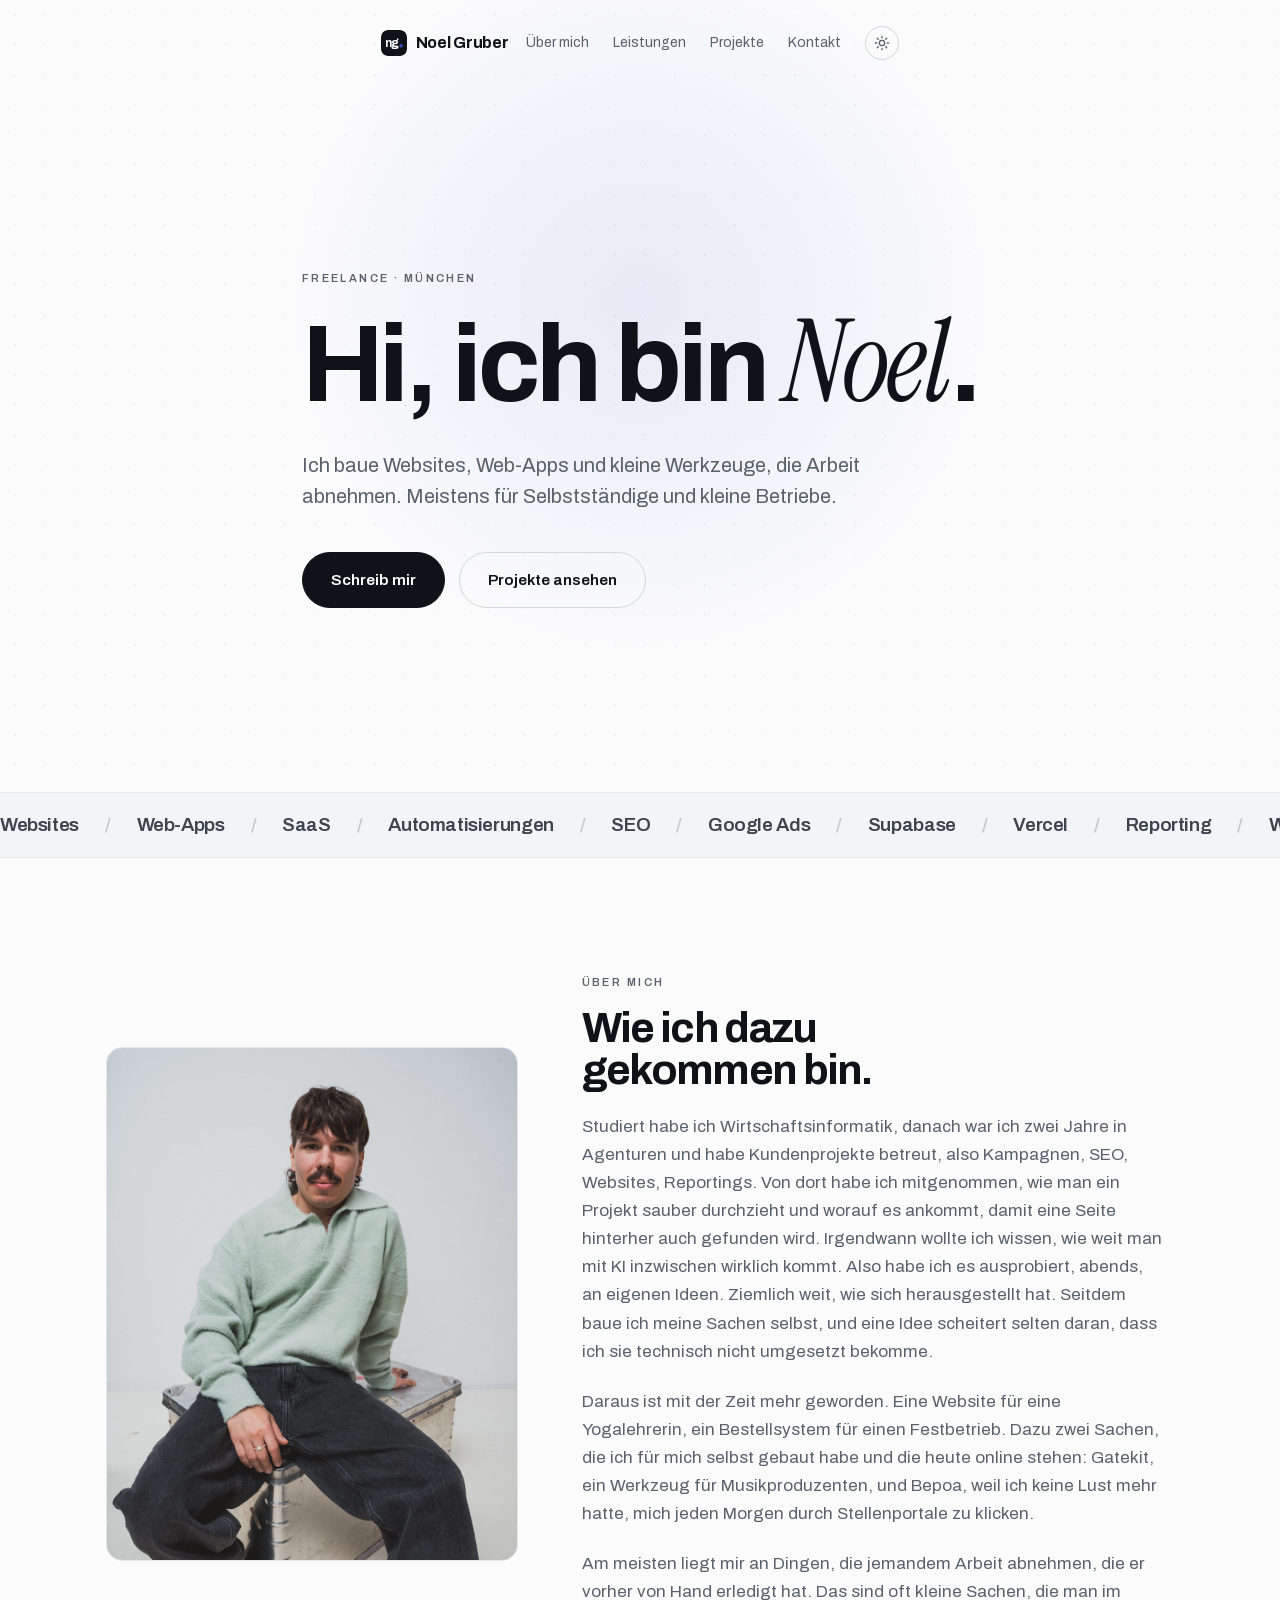
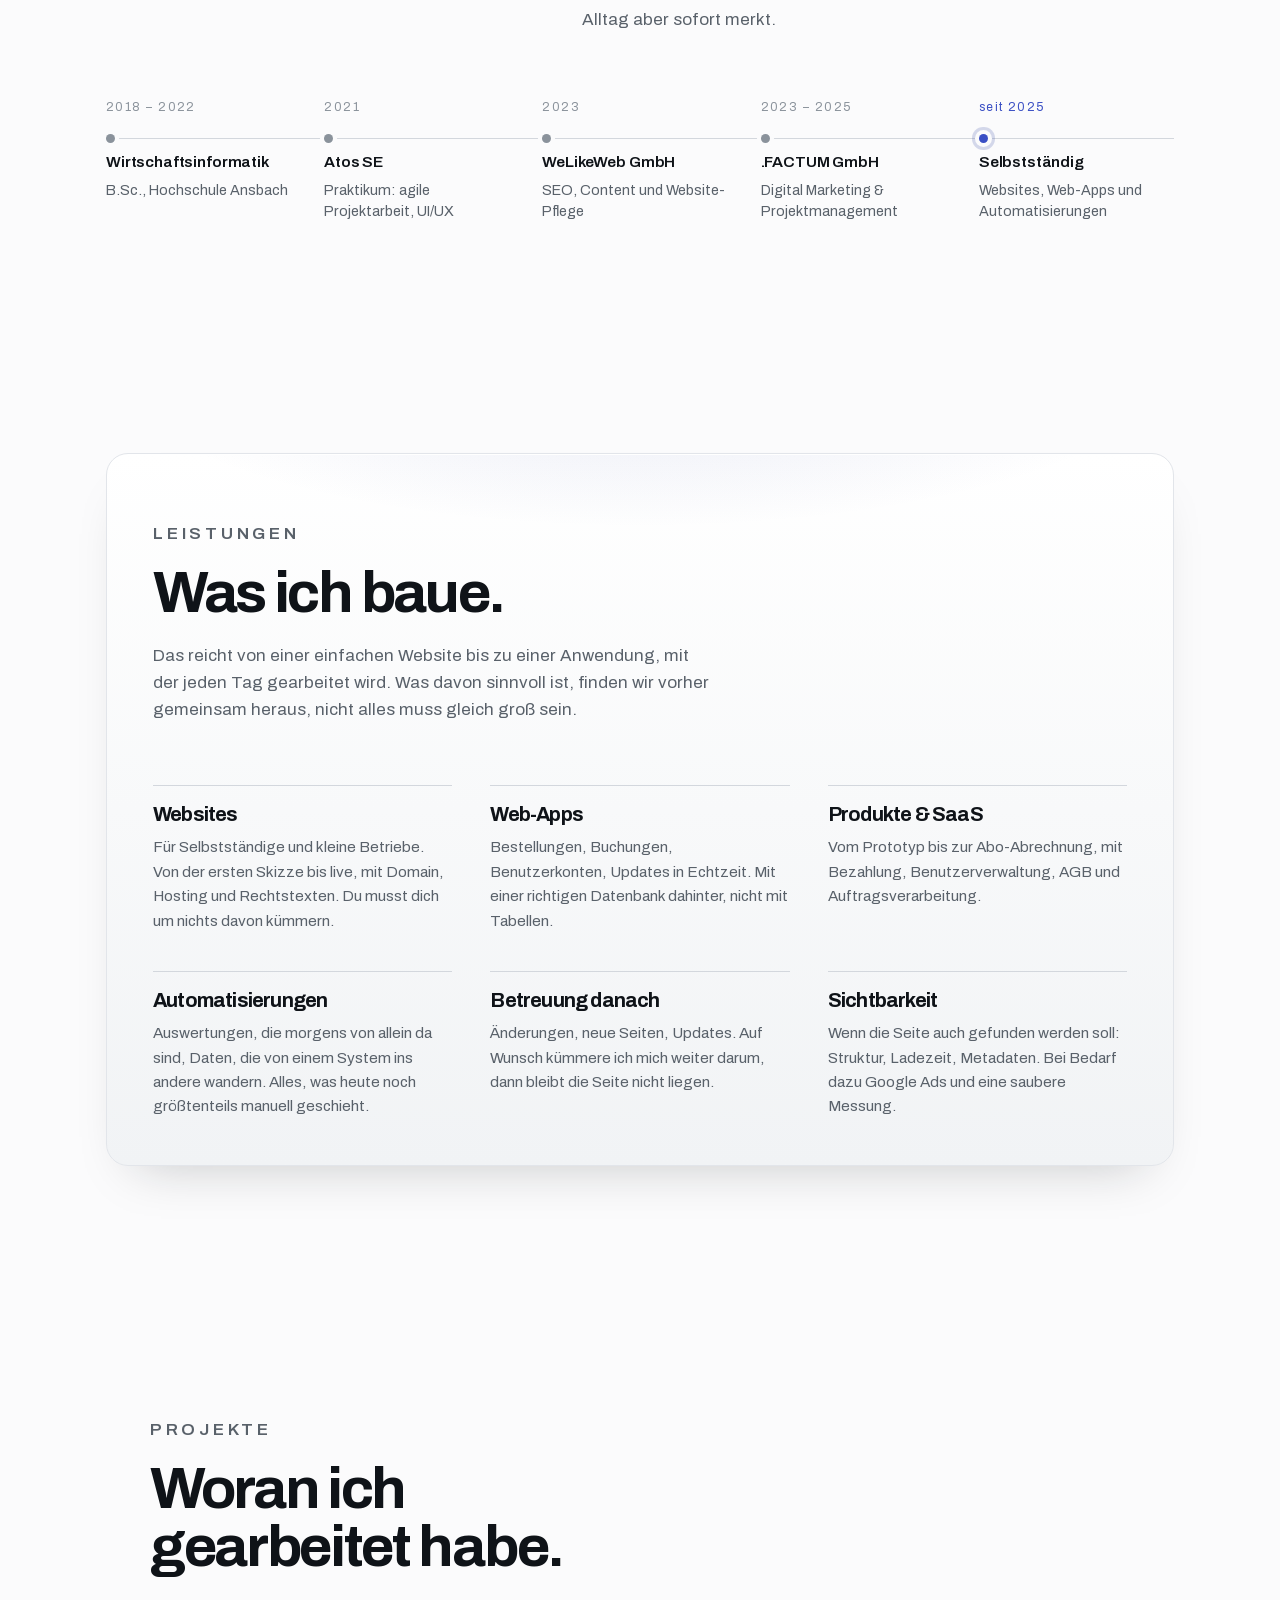
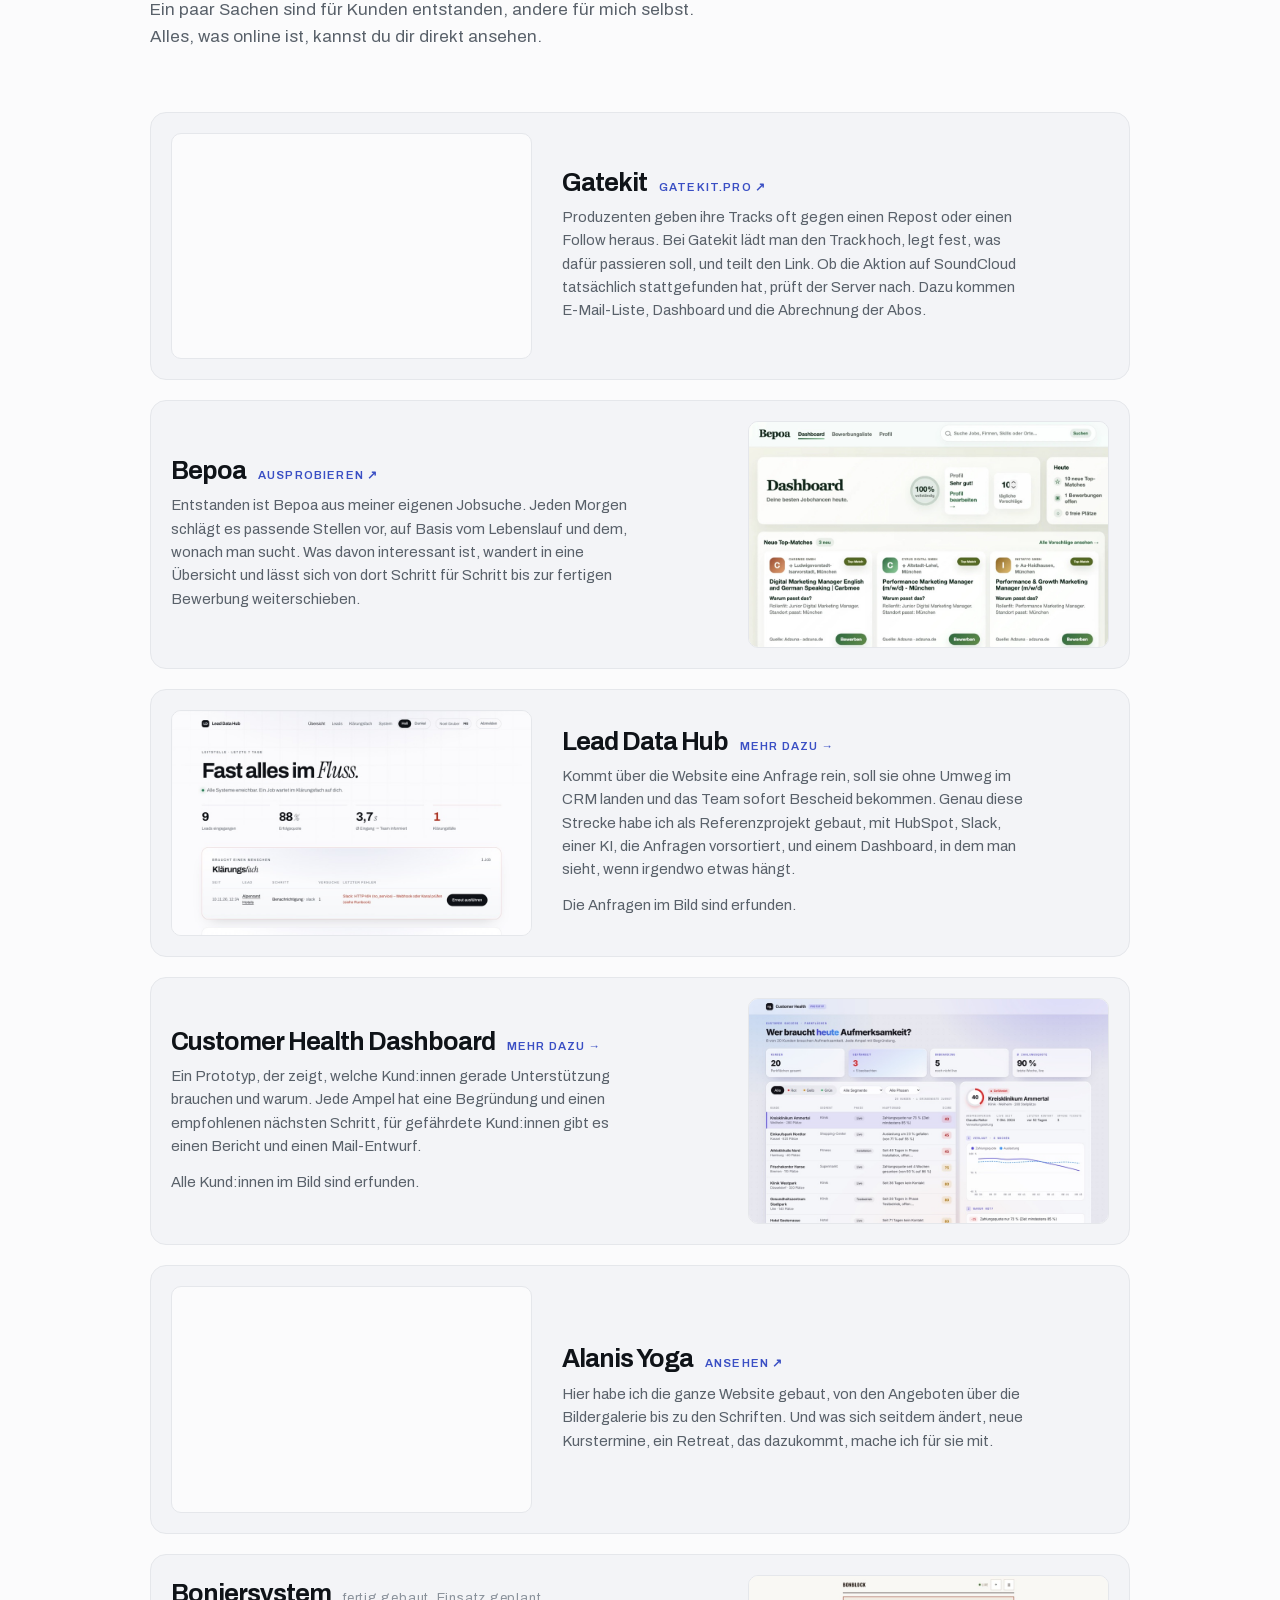
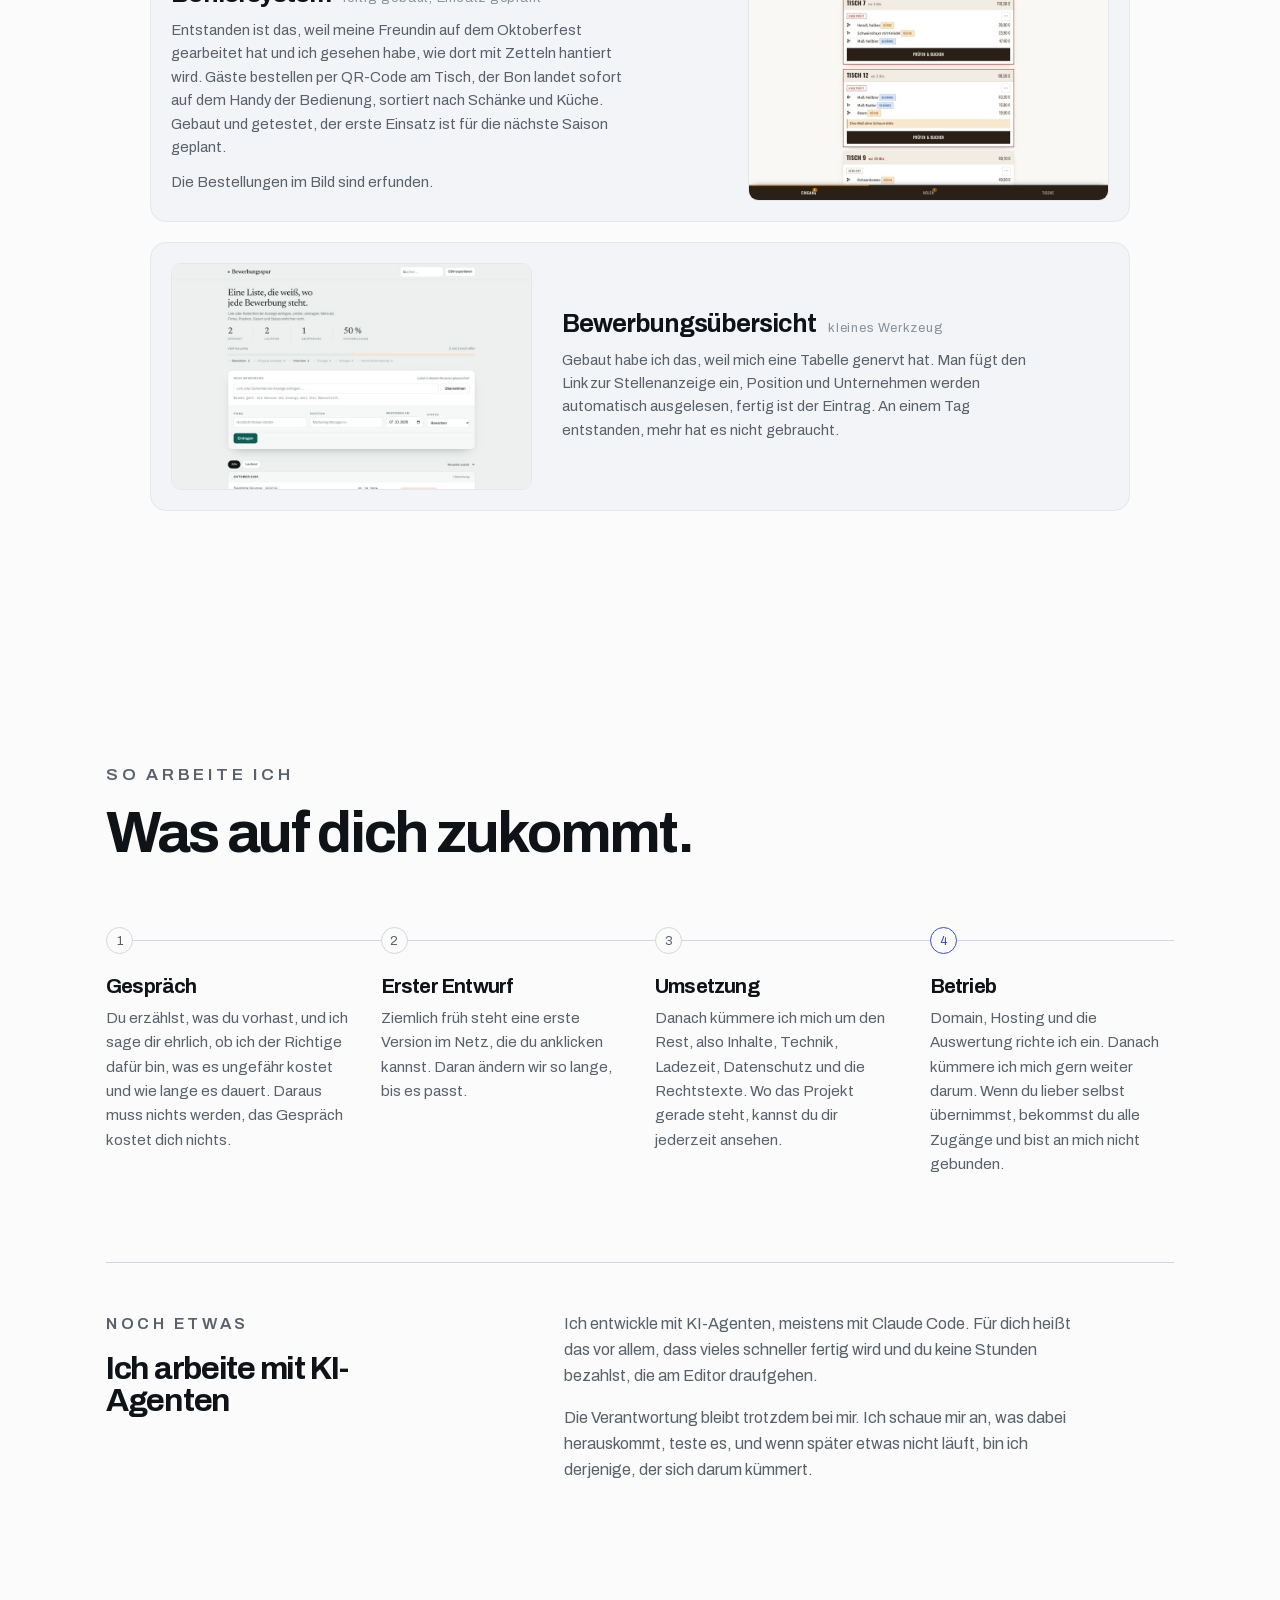
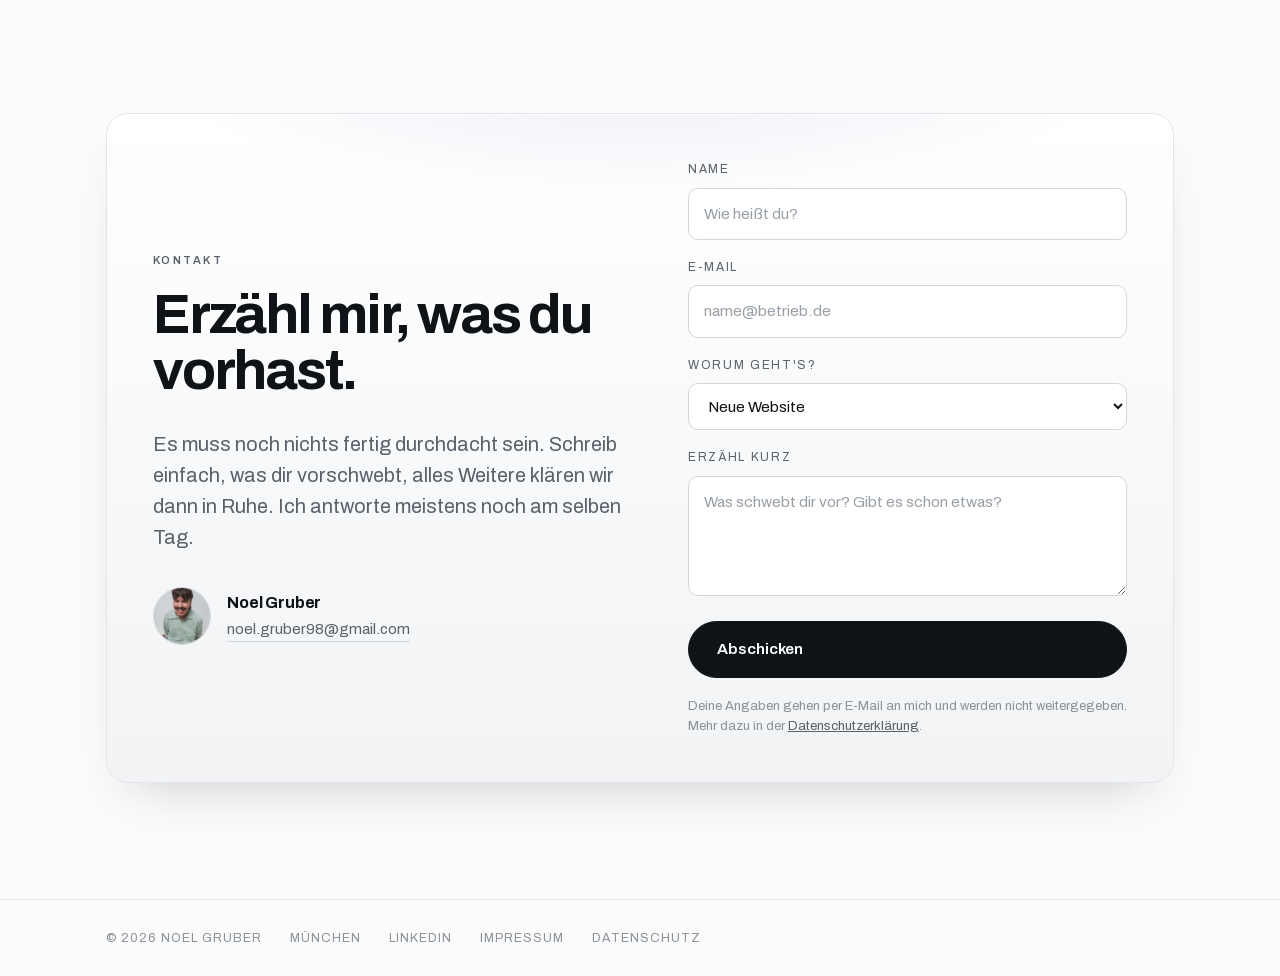
<file: index.html>
<!doctype html>
<html lang="de">
<head>
<meta charset="utf-8">
<meta name="viewport" content="width=device-width, initial-scale=1">
<title>Noel Gruber</title>
<meta name="description" content="Noel Gruber baut Websites, Web-Apps und Automatisierungen für Selbstständige und kleine Betriebe. Freelancer aus München, von der ersten Skizze bis zur fertigen Anwendung.">
<meta property="og:type" content="website">
<meta property="og:site_name" content="Noel Gruber">
<meta property="og:locale" content="de_DE">
<meta property="og:url" content="https://noelgruber.de/">
<meta property="og:title" content="Noel Gruber · Websites, Web-Apps und Automatisierungen">
<meta property="og:description" content="Ich baue Websites, Web-Apps und kleine Werkzeuge, die Arbeit abnehmen. Meistens für Selbstständige und kleine Betriebe.">
<meta property="og:image" content="https://noelgruber.de/bilder/teilen.jpg">
<meta property="og:image:width" content="1200">
<meta property="og:image:height" content="630">
<meta property="og:image:alt" content="Noel Gruber, Freelancer für Websites und Web-Apps">
<meta name="twitter:card" content="summary_large_image">
<meta name="theme-color" content="#070809">
<link rel="preload" href="schriften/archivo-latin.woff2" as="font" type="font/woff2" crossorigin>
<link rel="icon" href="/favicon.ico">
<link rel="icon" type="image/png" sizes="16x16" href="/favicon-16.png">
<link rel="icon" type="image/png" sizes="32x32" href="/favicon-32.png">
<link rel="apple-touch-icon" sizes="180x180" href="/apple-touch-icon.png">
<link rel="stylesheet" href="stil.css">
<script>(function(){try{var t=localStorage.getItem("theme");if(t==="light"||t==="dark")document.documentElement.setAttribute("data-theme",t);}catch(e){}})();</script>
</head>
<body>

<a class="skip" href="#inhalt">Zum Inhalt springen</a>

<div class="hero">
  <canvas id="grid" aria-hidden="true"></canvas>
  <div class="wrap">
    <nav class="nav">
      <a class="brand" href="#top"><svg class="logo" viewBox="0 0 48 48" width="26" height="26" aria-hidden="true"><rect class="logo__feld" width="48" height="48" rx="11"/><text class="logo__text" x="20" y="31" text-anchor="middle" font-family="Archivo" font-weight="700" font-size="22" letter-spacing="-1.6">ng</text><circle class="logo__punkt" cx="37" cy="29" r="3.2"/></svg><span>Noel Gruber</span></a>
      <div class="navlinks">
        <a href="#ueber">Über mich</a>
        <a href="#leistungen">Leistungen</a>
        <a href="#projekte">Projekte</a>
        <a href="#kontakt">Kontakt</a>
        <button class="thema" type="button" aria-pressed="false" aria-label="Zur hellen Ansicht wechseln" title="Zur hellen Ansicht wechseln"><svg class="mond" viewBox="0 0 24 24" fill="none" stroke="currentColor" stroke-width="2" stroke-linecap="round" stroke-linejoin="round" aria-hidden="true"><path d="M21 12.8A9 9 0 1 1 11.2 3a7 7 0 0 0 9.8 9.8z"/></svg><svg class="sonne" viewBox="0 0 24 24" fill="none" stroke="currentColor" stroke-width="2" stroke-linecap="round" stroke-linejoin="round" aria-hidden="true"><circle cx="12" cy="12" r="4"/><path d="M12 2v2M12 20v2M4.9 4.9l1.4 1.4M17.7 17.7l1.4 1.4M2 12h2M20 12h2M4.9 19.1l1.4-1.4M17.7 6.3l1.4-1.4"/></svg></button>
      </div>
    </nav>
  </div>
  <div class="wrap hero__in" id="inhalt">
    <p class="mono">Freelance · München</p>
    <h1>Hi, ich bin <span class="ser">Noel</span>.</h1>
    <p class="sub">Ich baue Websites, Web-Apps und kleine Werkzeuge, die Arbeit abnehmen. Meistens für Selbstständige und kleine Betriebe.</p>
    <div class="cta">
      <a class="btn" href="#kontakt">Schreib mir</a>
      <a class="btn btn--g" href="#projekte">Projekte ansehen</a>
    </div>
  </div>
</div>

<div class="marquee" aria-hidden="true">
  <div class="marquee__track" id="track"></div>
</div>

<!-- ───────── Über mich ───────── -->
<section id="ueber"><div class="wrap">
  <div class="about">
    <div class="about__img">
      <img src="bilder/noel-sitzend.jpg" alt="Noel Gruber" width="1120" height="1400" loading="eager">
    </div>
    <div>
      <p class="mono">Über mich</p>
      <h2>Wie ich dazu gekommen bin.</h2>

      <p class="lead">
        Studiert habe ich Wirtschaftsinformatik, danach war ich zwei Jahre in Agenturen
        und habe Kundenprojekte betreut, also Kampagnen, SEO, Websites, Reportings. Von
        dort habe ich mitgenommen, wie man ein Projekt sauber durchzieht und worauf es
        ankommt, damit eine Seite hinterher auch gefunden wird. Irgendwann wollte ich
        wissen, wie weit man mit KI inzwischen wirklich kommt. Also habe ich es
        ausprobiert, abends, an eigenen Ideen. Ziemlich weit, wie sich herausgestellt hat.
        Seitdem baue ich meine Sachen selbst, und eine Idee scheitert selten daran, dass
        ich sie technisch nicht umgesetzt bekomme.
      </p>
      <p class="lead">
        Daraus ist mit der Zeit mehr geworden. Eine Website für eine Yogalehrerin, ein
        Bestellsystem für einen Festbetrieb. Dazu zwei Sachen, die ich für mich selbst
        gebaut habe und die heute online stehen: Gatekit, ein Werkzeug für
        Musikproduzenten, und Bepoa, weil ich keine Lust mehr hatte, mich jeden Morgen
        durch Stellenportale zu klicken.
      </p>
      <p class="lead">
        Am meisten liegt mir an Dingen, die jemandem Arbeit abnehmen, die er vorher von
        Hand erledigt hat. Das sind oft kleine Sachen, die man im Alltag aber sofort
        merkt.
      </p>

    </div>
  </div>

  <ol class="werdegang">
    <li><span class="yr">2018 – 2022</span><b>Wirtschaftsinformatik</b><span>B.Sc., Hochschule Ansbach</span></li>
    <li><span class="yr">2021</span><b>Atos SE</b><span>Praktikum: agile Projektarbeit, UI/UX</span></li>
    <li><span class="yr">2023</span><b>WeLikeWeb GmbH</b><span>SEO, Content und Website-Pflege</span></li>
    <li><span class="yr">2023 – 2025</span><b>.FACTUM GmbH</b><span>Digital Marketing &amp; Projektmanagement</span></li>
    <li class="jetzt"><span class="yr">seit 2025</span><b>Selbstständig</b><span>Websites, Web-Apps und Automatisierungen</span></li>
  </ol>
</div></section>

<!-- ───────── Womit ich helfe ───────── -->
<section id="leistungen"><div class="wrap">
  <div class="kasten">
  <div class="hd">
    <p class="mono">Leistungen</p>
    <h2>Was ich baue.</h2>
    <p>Das reicht von einer einfachen Website bis zu einer Anwendung, mit der jeden Tag gearbeitet wird. Was davon sinnvoll ist, finden wir vorher gemeinsam heraus, nicht alles muss gleich groß sein.</p>
  </div>
  <div class="svc">
    <div><h3>Websites</h3><p>Für Selbstständige und kleine Betriebe. Von der ersten Skizze bis live, mit Domain, Hosting und Rechtstexten. Du musst dich um nichts davon kümmern.</p></div>
    <div><h3>Web-Apps</h3><p>Bestellungen, Buchungen, Benutzerkonten, Updates in Echtzeit. Mit einer richtigen Datenbank dahinter, nicht mit Tabellen.</p></div>
    <div><h3>Produkte &amp; SaaS</h3><p>Vom Prototyp bis zur Abo-Abrechnung, mit Bezahlung, Benutzerverwaltung, AGB und Auftragsverarbeitung.</p></div>
    <div><h3>Automatisierungen</h3><p>Auswertungen, die morgens von allein da sind, Daten, die von einem System ins andere wandern. Alles, was heute noch größtenteils manuell geschieht.</p></div>
    <div><h3>Betreuung danach</h3><p>Änderungen, neue Seiten, Updates. Auf Wunsch kümmere ich mich weiter darum, dann bleibt die Seite nicht liegen.</p></div>
    <div><h3>Sichtbarkeit</h3><p>Wenn die Seite auch gefunden werden soll: Struktur, Ladezeit, Metadaten. Bei Bedarf dazu Google Ads und eine saubere Messung.</p></div>
  </div>
  </div>
</div></section>

<!-- ───────── Projekte ───────── -->
<section id="projekte"><div class="wrap">
  <div class="hd">
    <p class="mono">Projekte</p>
    <h2>Woran ich gearbeitet habe.</h2>
    <p>Ein paar Sachen sind für Kunden entstanden, andere für mich selbst. Alles, was online ist, kannst du dir direkt ansehen.</p>
  </div>

  <div class="projekte">

    <a class="pj" data-live="https://gatekit.pro" href="https://gatekit.pro" target="_blank" rel="noopener">
      <div class="pj__bild"><img src="bilder/projekte/gatekit.jpg" alt="Startseite von Gatekit" loading="lazy" width="880" height="550"></div>
      <div class="pj__text">
        <div class="pj__kopf"><h3>Gatekit</h3><span class="st">gatekit.pro ↗</span></div>
        <p>Produzenten geben ihre Tracks oft gegen einen Repost oder einen Follow heraus. Bei Gatekit lädt man den Track hoch, legt fest, was dafür passieren soll, und teilt den Link. Ob die Aktion auf SoundCloud tatsächlich stattgefunden hat, prüft der Server nach. Dazu kommen E-Mail-Liste, Dashboard und die Abrechnung der Abos.</p>
      </div>
    </a>

    <a class="pj" href="https://project-7c7n4.vercel.app" target="_blank" rel="noopener">
      <div class="pj__bild"><img src="bilder/projekte/bepoa.jpg?v=3" alt="Bepoa-Dashboard mit automatisch vorgeschlagenen Stellen" loading="lazy" width="980" height="612"></div>
      <div class="pj__text">
        <div class="pj__kopf"><h3>Bepoa</h3><span class="st">ausprobieren ↗</span></div>
        <p>Entstanden ist Bepoa aus meiner eigenen Jobsuche. Jeden Morgen schlägt es passende Stellen vor, auf Basis vom Lebenslauf und dem, wonach man sucht. Was davon interessant ist, wandert in eine Übersicht und lässt sich von dort Schritt für Schritt bis zur fertigen Bewerbung weiterschieben.</p>
      </div>
    </a>

    <a class="pj" href="projekte/lead-data-hub.html">
      <div class="pj__bild"><img src="bilder/projekte/lead-data-hub.jpg" alt="Dashboard des Lead Data Hub mit Beispiel-Anfragen" loading="lazy" width="880" height="550"></div>
      <div class="pj__text">
        <div class="pj__kopf"><h3>Lead Data Hub</h3><span class="st">mehr dazu →</span></div>
        <p>Kommt über die Website eine Anfrage rein, soll sie ohne Umweg im CRM landen und das Team sofort Bescheid bekommen. Genau diese Strecke habe ich als Referenzprojekt gebaut, mit HubSpot, Slack, einer KI, die Anfragen vorsortiert, und einem Dashboard, in dem man sieht, wenn irgendwo etwas hängt.</p>
        <p class="pj__fuss">Die Anfragen im Bild sind erfunden.</p>
      </div>
    </a>

    <a class="pj" href="projekte/customer-health-dashboard.html">
      <div class="pj__bild"><img src="bilder/projekte/customer-health-dashboard/karte.jpg" alt="Customer Health Dashboard mit Ampel-Score und Detailansicht" loading="lazy" width="880" height="550"></div>
      <div class="pj__text">
        <div class="pj__kopf"><h3>Customer Health Dashboard</h3><span class="st">mehr dazu →</span></div>
        <p>Ein Prototyp, der zeigt, welche Kund:innen gerade Unterstützung brauchen und warum. Jede Ampel hat eine Begründung und einen empfohlenen nächsten Schritt, für gefährdete Kund:innen gibt es einen Bericht und einen Mail-Entwurf.</p>
        <p class="pj__fuss">Alle Kund:innen im Bild sind erfunden.</p>
      </div>
    </a>

    <a class="pj" data-live="https://alanis-yoga.vercel.app" href="https://alanis-yoga.vercel.app" target="_blank" rel="noopener">
      <div class="pj__bild"><img src="bilder/projekte/alanis.jpg" alt="Website von Alanis Yoga" loading="lazy" width="880" height="550"></div>
      <div class="pj__text">
        <div class="pj__kopf"><h3>Alanis Yoga</h3><span class="st">ansehen ↗</span></div>
        <p>Hier habe ich die ganze Website gebaut, von den Angeboten über die Bildergalerie bis zu den Schriften. Und was sich seitdem ändert, neue Kurstermine, ein Retreat, das dazukommt, mache ich für sie mit.</p>
      </div>
    </a>

    <div class="pj pj--zu">
      <div class="pj__bild"><img src="bilder/projekte/bonblock.jpg?v=4" alt="Bedienungsansicht des Boniersystems mit Beispielbestellungen" loading="lazy" width="880" height="550"></div>
      <div class="pj__text">
        <div class="pj__kopf"><h3>Boniersystem</h3><span class="st st--off">fertig gebaut, Einsatz geplant</span></div>
        <p>Entstanden ist das, weil meine Freundin auf dem Oktoberfest gearbeitet hat und ich gesehen habe, wie dort mit Zetteln hantiert wird. Gäste bestellen per QR-Code am Tisch, der Bon landet sofort auf dem Handy der Bedienung, sortiert nach Schänke und Küche. Gebaut und getestet, der erste Einsatz ist für die nächste Saison geplant.</p>
        <p class="pj__fuss">Die Bestellungen im Bild sind erfunden.</p>
      </div>
    </div>

    <div class="pj pj--zu">
      <div class="pj__bild"><img src="bilder/projekte/bewerbungsspur.jpg" alt="Oberfläche der Bewerbungsübersicht" loading="lazy" width="880" height="550"></div>
      <div class="pj__text">
        <div class="pj__kopf"><h3>Bewerbungsübersicht</h3><span class="st st--off">kleines Werkzeug</span></div>
        <p>Gebaut habe ich das, weil mich eine Tabelle genervt hat. Man fügt den Link zur Stellenanzeige ein, Position und Unternehmen werden automatisch ausgelesen, fertig ist der Eintrag. An einem Tag entstanden, mehr hat es nicht gebraucht.</p>
      </div>
    </div>

  </div>
</div></section>

<!-- ───────── So arbeite ich ───────── -->
<section id="ablauf"><div class="wrap">
  <div class="hd">
    <p class="mono">So arbeite ich</p>
    <h2>Was auf dich zukommt.</h2>
  </div>
  <ol class="steps">
    <li><span class="sn">1</span><h3>Gespräch</h3><p>Du erzählst, was du vorhast, und ich sage dir ehrlich, ob ich der Richtige dafür bin, was es ungefähr kostet und wie lange es dauert. Daraus muss nichts werden, das Gespräch kostet dich nichts.</p></li>
    <li><span class="sn">2</span><h3>Erster Entwurf</h3><p>Ziemlich früh steht eine erste Version im Netz, die du anklicken kannst. Daran ändern wir so lange, bis es passt.</p></li>
    <li><span class="sn">3</span><h3>Umsetzung</h3><p>Danach kümmere ich mich um den Rest, also Inhalte, Technik, Ladezeit, Datenschutz und die Rechtstexte. Wo das Projekt gerade steht, kannst du dir jederzeit ansehen.</p></li>
    <li><span class="sn">4</span><h3>Betrieb</h3><p>Domain, Hosting und die Auswertung richte ich ein. Danach kümmere ich mich gern weiter darum. Wenn du lieber selbst übernimmst, bekommst du alle Zugänge und bist an mich nicht gebunden.</p></li>
  </ol>

  <div class="how">
    <div>
      <p class="mono">Noch etwas</p>
      <h3 class="howh">Ich arbeite mit KI-Agenten</h3>
    </div>
    <div>
      <p>Ich entwickle mit KI-Agenten, meistens mit Claude Code. Für dich heißt das vor allem, dass vieles schneller fertig wird und du keine Stunden bezahlst, die am Editor draufgehen.</p>
      <p>Die Verantwortung bleibt trotzdem bei mir. Ich schaue mir an, was dabei herauskommt, teste es, und wenn später etwas nicht läuft, bin ich derjenige, der sich darum kümmert.</p>
    </div>
  </div>
</div></section>

<!-- ───────── Kontakt ───────── -->
<section id="kontakt" class="contact"><div class="wrap">
  <div class="kasten"><div class="kgrid">
    <div>
      <p class="mono">Kontakt</p>
      <h2>Erzähl mir, was du vorhast.</h2>
      <p class="sub">Es muss noch nichts fertig durchdacht sein. Schreib einfach, was dir vorschwebt, alles Weitere klären wir dann in Ruhe. Ich antworte meistens noch am selben Tag.</p>
      <div class="visite">
        <img src="bilder/noel-lachend.jpg" alt="" width="58" height="58" loading="lazy">
        <div>
          <b>Noel Gruber</b>
          <a href="mailto:noel.gruber98@gmail.com">noel.gruber98@gmail.com</a>
        </div>
      </div>
    </div>

    <form class="form" id="form" novalidate>
      <div class="f">
        <label for="name">Name</label>
        <input id="name" name="name" type="text" autocomplete="name" required placeholder="Wie heißt du?">
      </div>
      <div class="f">
        <label for="mail">E-Mail</label>
        <input id="mail" name="mail" type="email" autocomplete="email" required placeholder="name@betrieb.de">
      </div>
      <div class="f">
        <label for="art">Worum geht's?</label>
        <select id="art" name="art">
          <option>Neue Website</option>
          <option>Web-App oder internes Werkzeug</option>
          <option>Bestehende Seite überarbeiten</option>
          <option>Automatisierung</option>
          <option>Laufende Betreuung</option>
          <option>Weiß ich noch nicht</option>
        </select>
      </div>
      <div class="f">
        <label for="text">Erzähl kurz</label>
        <textarea id="text" name="text" required placeholder="Was schwebt dir vor? Gibt es schon etwas?"></textarea>
      </div>
      <div class="hp" aria-hidden="true">
        <label for="firma">Firma</label>
        <input id="firma" name="firma" type="text" tabindex="-1" autocomplete="off">
      </div>
      <button class="btn" type="submit" id="send">Abschicken</button>
      <p class="fnote" id="fnote" role="status">Deine Angaben gehen per E-Mail an mich und werden nicht weitergegeben. Mehr dazu in der <a href="datenschutz.html">Datenschutzerklärung</a>.</p>
    </form>
  </div></div>
</div></section>

<footer><div class="wrap">
  <span>© 2026 Noel Gruber</span>
  <span>München</span>
  <a href="https://www.linkedin.com/in/noel-gruber-532018255/" target="_blank" rel="noopener">LinkedIn</a>
  <a href="impressum.html">Impressum</a>
  <a href="datenschutz.html">Datenschutz</a>
</div></footer>

<script src="seite.js"></script>
</body>
</html>
</file>
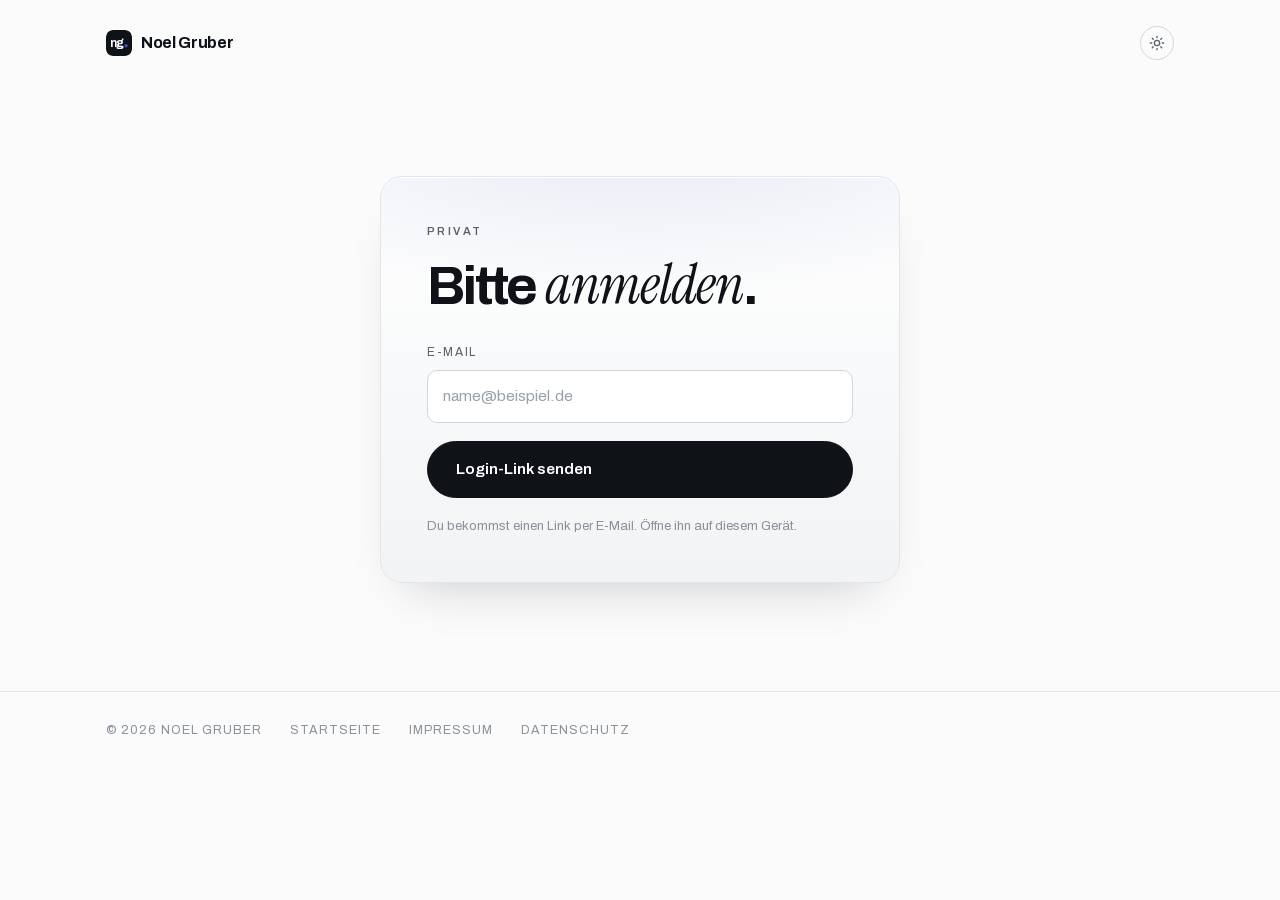
<file: bewerbungen/index.html>
<!doctype html>
<html lang="de">
<head>
<meta charset="utf-8">
<meta name="viewport" content="width=device-width, initial-scale=1, viewport-fit=cover">
<title>Bewerbungen · Noel Gruber</title>
<meta name="robots" content="noindex, nofollow">
<meta name="referrer" content="no-referrer">
<meta name="theme-color" content="#070809">
<link rel="preload" href="/schriften/archivo-latin.woff2" as="font" type="font/woff2" crossorigin>
<link rel="icon" href="/favicon.ico">
<link rel="icon" type="image/png" sizes="16x16" href="/favicon-16.png">
<link rel="icon" type="image/png" sizes="32x32" href="/favicon-32.png">
<link rel="apple-touch-icon" sizes="180x180" href="/apple-touch-icon.png">
<link rel="preconnect" href="https://beugtfvyoseobcevaqmu.supabase.co" crossorigin>
<link rel="stylesheet" href="/stil.css">
<link rel="stylesheet" href="/bewerbungen/bewerbungen.css">
<script>(function(){try{var t=localStorage.getItem("theme");if(t==="light"||t==="dark")document.documentElement.setAttribute("data-theme",t);}catch(e){}})();</script>
</head>
<body>

<div class="wrap">
  <nav class="nav">
    <a class="brand" href="/"><svg class="logo" viewBox="0 0 48 48" width="26" height="26" aria-hidden="true"><rect class="logo__feld" width="48" height="48" rx="11"/><text class="logo__text" x="20" y="31" text-anchor="middle" font-family="Archivo" font-weight="700" font-size="22" letter-spacing="-1.6">ng</text><circle class="logo__punkt" cx="37" cy="29" r="3.2"/></svg><span>Noel Gruber</span></a>
    <div class="navlinks">
      <button class="bw-abmelden" id="abmelden" type="button" hidden>Abmelden</button>
      <button class="thema" type="button" aria-pressed="false" aria-label="Zur hellen Ansicht wechseln" title="Zur hellen Ansicht wechseln"><svg class="mond" viewBox="0 0 24 24" fill="none" stroke="currentColor" stroke-width="2" stroke-linecap="round" stroke-linejoin="round" aria-hidden="true"><path d="M21 12.8A9 9 0 1 1 11.2 3a7 7 0 0 0 9.8 9.8z"/></svg><svg class="sonne" viewBox="0 0 24 24" fill="none" stroke="currentColor" stroke-width="2" stroke-linecap="round" stroke-linejoin="round" aria-hidden="true"><circle cx="12" cy="12" r="4"/><path d="M12 2v2M12 20v2M4.9 4.9l1.4 1.4M17.7 17.7l1.4 1.4M2 12h2M20 12h2M4.9 19.1l1.4-1.4M17.7 6.3l1.4-1.4"/></svg></button>
    </div>
  </nav>
</div>

<main id="inhalt">

  <!-- Wird angezeigt, solange keine Sitzung besteht. Enthält keinerlei Daten. -->
  <section class="bw-login" id="ansicht-login" hidden><div class="wrap">
    <div class="kasten bw-login__kasten">
      <p class="mono">Privat</p>
      <h1 class="bw-login__titel">Bitte <span class="ser">anmelden</span>.</h1>
      <form class="form" id="login-form" novalidate>
        <div class="f">
          <label for="login-mail">E-Mail</label>
          <input id="login-mail" type="email" autocomplete="email" required placeholder="name@beispiel.de">
        </div>
        <button class="btn" type="submit" id="login-senden">Login-Link senden</button>
        <p class="fnote" id="login-note" role="status">Du bekommst einen Link per E-Mail. Öffne ihn auf diesem Gerät.</p>
      </form>
    </div>
  </div></section>

  <p class="wrap bw-laden" id="ansicht-laden">Einen Moment …</p>

  <div id="ansicht-app" hidden>

    <section class="bw-kopf"><div class="wrap">
      <div class="bw-kopfzeile">
        <div>
          <p class="mono">Bewerbungen</p>
          <h1 class="bw-titel" id="titel">Bewerbungen</h1>
        </div>
        <button class="btn" type="button" id="neu" aria-haspopup="dialog">＋ Neue Bewerbung</button>
      </div>
      <div class="bw-pipe" id="pipe"></div>
      <p class="bw-quote" id="quote"></p>
    </div></section>

    <section class="bw-liste"><div class="wrap">
      <div class="bw-reiter" id="reiter" role="group" aria-label="Auswahl"></div>
      <div class="bw-werkzeuge">
        <div id="filterchip"></div>
        <div class="bw-werkzeuge__rechts">
          <input class="bw-suche" id="suche" type="search" placeholder="Suchen" aria-label="Firma, Position oder Notiz suchen">
          <select class="bw-select" id="sortierung" aria-label="Sortierung">
            <option value="neu">Neueste zuerst</option>
            <option value="alt">Älteste zuerst</option>
            <option value="firma">Firma A–Z</option>
          </select>
          <button class="btn btn--g bw-klein" type="button" id="export">CSV-Export</button>
        </div>
      </div>
      <p class="fnote bw-auswahl" id="auswahl" role="status"></p>
      <div class="bw-tabelle" id="liste"></div>
    </div></section>

    <!-- Seitenfenster: rechts auf breiten Bildschirmen, von unten auf dem Handy -->
    <div class="bw-overlay" id="overlay" hidden></div>
    <aside class="bw-fenster" id="fenster" role="dialog" aria-modal="true" aria-labelledby="form-titel" hidden>
      <form class="bw-form" id="eintrag-form" novalidate>
        <div class="bw-fenster__kopf">
          <div>
            <p class="mono" id="form-mono">Neu</p>
            <h2 class="bw-form__titel" id="form-titel">Bewerbung eintragen</h2>
          </div>
          <button class="bw-knopf" type="button" id="schliessen" aria-label="Fenster schließen">Schließen ✕</button>
        </div>

        <div class="f">
          <label for="f-url">Link zur Stellenanzeige</label>
          <div class="bw-link__zeile">
            <input id="f-url" type="url" inputmode="url" autocomplete="off" placeholder="https://… einfügen">
            <button class="btn btn--g bw-klein" type="button" id="auslesen">Auslesen</button>
          </div>
          <p class="fnote bw-linknote" id="link-note" role="status">Firma und Position werden ausgelesen. Klappt das nicht, einfach von Hand eintragen.</p>
        </div>
        <div class="f"><label for="f-firma">Firma</label><input id="f-firma" type="text" autocomplete="off" placeholder="Unternehmen"></div>
        <div class="f"><label for="f-position">Position</label><input id="f-position" type="text" autocomplete="off" placeholder="Stelle"></div>

        <details class="bw-mehr" id="mehr">
          <summary>Datum, Status, Canva, Notiz</summary>
          <div class="bw-mehr__felder">
            <div class="bw-zwei">
              <div class="f"><label for="f-datum">Beworben am</label><input id="f-datum" type="date"></div>
              <div class="f"><label for="f-status">Status</label><select id="f-status"></select></div>
            </div>
            <div class="f"><label for="f-canva">Canva-Link</label><input id="f-canva" type="url" inputmode="url" autocomplete="off" placeholder="Link zu Lebenslauf oder Anschreiben"></div>
            <div class="f"><label for="f-notiz">Notiz</label><textarea id="f-notiz" rows="3" placeholder="Ansprechperson, Gehalt, nächster Schritt …"></textarea></div>
          </div>
        </details>

        <div class="bw-fenster__fuss">
          <button class="btn" type="submit" id="speichern">Eintragen</button>
          <p class="fnote" id="form-note" role="status"></p>
        </div>
      </form>
    </aside>

  </div>
</main>

<footer><div class="wrap">
  <span>© 2026 Noel Gruber</span>
  <a href="/">Startseite</a>
  <a href="/impressum">Impressum</a>
  <a href="/datenschutz">Datenschutz</a>
</div></footer>

<script src="/seite.js"></script>
<script src="/touren/supabase.js"></script>
<script src="/bewerbungen/bewerbungen.js"></script>
</body>
</html>
</file>
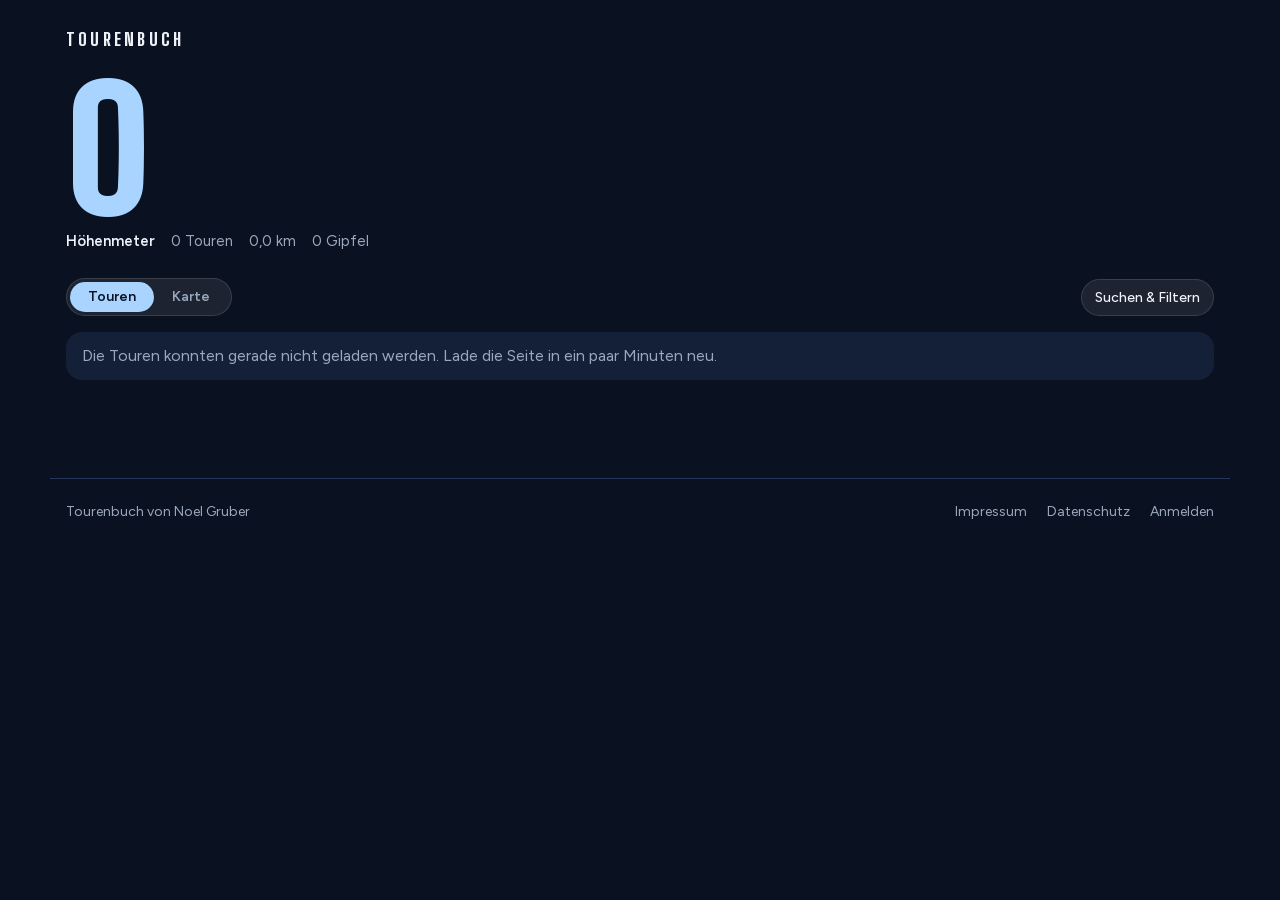
<file: touren/index.html>
<!doctype html>
<html lang="de">
<head>
<meta charset="utf-8">
<meta name="viewport" content="width=device-width, initial-scale=1, viewport-fit=cover">
<!--META-->
<title>Tourenbuch · Noel Gruber</title>
<meta name="description" content="Meine Wanderungen rund um München: Strecke, Höhenmeter, Anreise, Einkehr und Fotos.">
<meta property="og:type" content="website">
<meta property="og:site_name" content="Noel Gruber">
<meta property="og:locale" content="de_DE">
<meta property="og:url" content="https://noelgruber.de/touren">
<meta property="og:title" content="Tourenbuch · Noel Gruber">
<meta property="og:description" content="Meine Wanderungen rund um München: Strecke, Höhenmeter, Anreise, Einkehr und Fotos.">
<meta name="twitter:card" content="summary_large_image">
<!--/META-->
<meta name="robots" content="noindex">
<meta name="theme-color" content="#0A1120">
<link rel="preload" href="/schriften/bigshoulders-latin.woff2" as="font" type="font/woff2" crossorigin>
<link rel="preload" href="/schriften/figtree-latin.woff2" as="font" type="font/woff2" crossorigin>
<link rel="icon" href="/favicon.ico">
<link rel="icon" type="image/png" sizes="32x32" href="/favicon-32.png">
<link rel="apple-touch-icon" sizes="180x180" href="/apple-touch-icon.png">
<link rel="preconnect" href="https://beugtfvyoseobcevaqmu.supabase.co" crossorigin>
<link rel="stylesheet" href="/touren/touren.css">
</head>
<body>
<header class="top" id="top">
  <div class="wrap top-bar"><h1 class="brand"><a href="/touren" style="color:inherit;text-decoration:none">Tourenbuch</a></h1><button id="newBtn" class="round" aria-label="Neue Tour eintragen" hidden>+</button></div>
  <div class="wrap hero-stat">
    <div class="big num" id="bigHm" aria-describedby="tally">0</div>
    <p class="hero-sub" id="tally"></p>
  </div>
</header>

<main>
  <section id="browse" class="wrap">
    <div class="toolbar">
      <div class="tabs" role="tablist" aria-label="Ansicht">
        <button id="tabList" role="tab" aria-selected="true">Touren</button>
        <button id="tabMap" role="tab" aria-selected="false">Karte</button>
      </div>
      <button class="chip" id="filterToggle" aria-expanded="false" aria-controls="filterPanel">Suchen &amp; Filtern</button>
    </div>
    <div id="filterPanel" class="filter-panel" hidden>
      <input id="q" class="search" type="search" placeholder="Suchen: Gipfel, Hütte, Region …" aria-label="Touren durchsuchen">
      <div class="filters">
        <button class="chip" id="fOepnv" aria-pressed="false">Mit Öffis</button>
        <button class="chip" data-diff="blau" aria-pressed="false"><i class="dot blau"></i>Leicht</button>
        <button class="chip" data-diff="rot" aria-pressed="false"><i class="dot rot"></i>Mittel</button>
        <button class="chip" data-diff="schwarz" aria-pressed="false"><i class="dot schwarz"></i>Schwer</button>
        <select id="fRegion" class="select" aria-label="Region"><option value="">Alle Regionen</option></select>
        <span class="spacer"></span>
        <select id="sort" class="select" aria-label="Sortierung">
          <option value="date">Neueste zuerst</option>
          <option value="rating">Beste Bewertung</option>
          <option value="near">Nächste zu München</option>
          <option value="ascent">Meiste Höhenmeter</option>
          <option value="short">Kürzeste Gehzeit</option>
        </select>
      </div>
    </div>
    <p class="status" id="status" hidden></p>
    <div id="grid" class="grid"></div>
    <div id="mapPane" hidden>
      <div class="mapbox">
        <svg id="map" viewBox="0 0 800 420" role="img" aria-label="Karte Südbayern mit allen Touren"></svg>
        <div class="map-legend">
          <span><i class="dot blau"></i>Leicht (blauer Bergweg)</span>
          <span><i class="dot rot"></i>Mittel (roter Bergweg)</span>
          <span><i class="dot schwarz"></i>Schwer (schwarzer Bergweg)</span>
          <span>Ringe: Luftlinie ab München</span>
        </div>
      </div>
      <div id="mapSel" class="map-sel"></div>
      <div id="mapList" class="map-list"></div>
    </div>
  </section>
  <section id="detail" class="detail" hidden></section>
  <section id="form" class="wrap formpage" hidden></section>
</main>

<footer class="wrap foot">
  <span>Tourenbuch von <a href="/">Noel Gruber</a></span>
  <span class="spacer"></span>
  <a href="/impressum">Impressum</a>
  <a href="/datenschutz">Datenschutz</a>
  <button id="loginBtn" type="button">Anmelden</button>
  <form id="loginForm" class="login" hidden>
    <label for="loginMail" class="sr">E-Mail-Adresse</label>
    <input id="loginMail" type="email" autocomplete="email" placeholder="E-Mail-Adresse" required>
    <button class="btn primary" type="submit">Login-Link senden</button>
    <p id="loginNote" role="status">Nur zum Eintragen und Bearbeiten. Ansehen geht ohne Anmeldung.</p>
  </form>
</footer>
<div id="lightbox" class="lightbox" hidden role="dialog" aria-modal="true" aria-label="Foto">
  <img id="lbImg" alt="">
  <button class="lb-btn lb-close" id="lbClose" aria-label="Schließen">✕</button>
  <button class="lb-btn lb-prev" id="lbPrev" aria-label="Vorheriges Foto">‹</button>
  <button class="lb-btn lb-next" id="lbNext" aria-label="Nächstes Foto">›</button>
  <div class="lb-count" id="lbCount"></div>
</div>
<div id="toast" class="toast" hidden role="status"></div>

<script src="/touren/supabase.js"></script>
<script src="/touren/touren.js"></script>
</body>
</html>
</file>
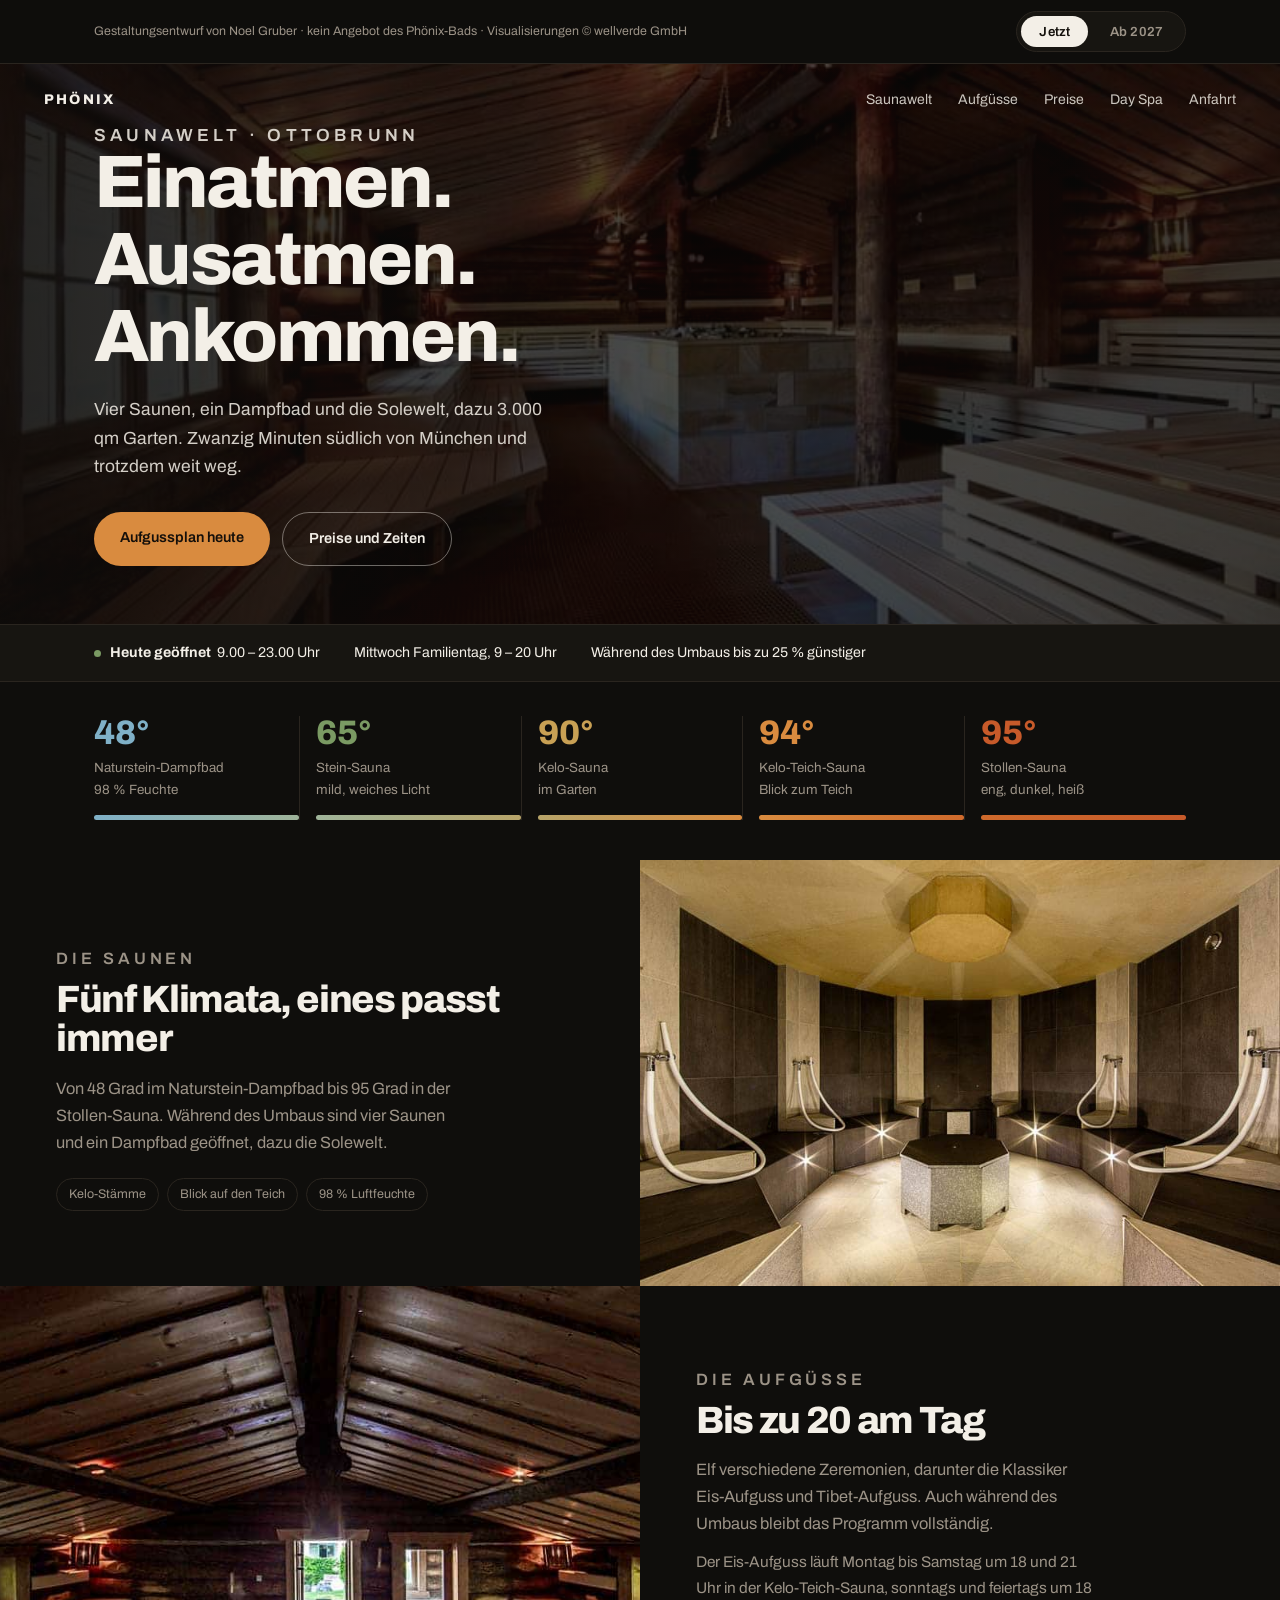
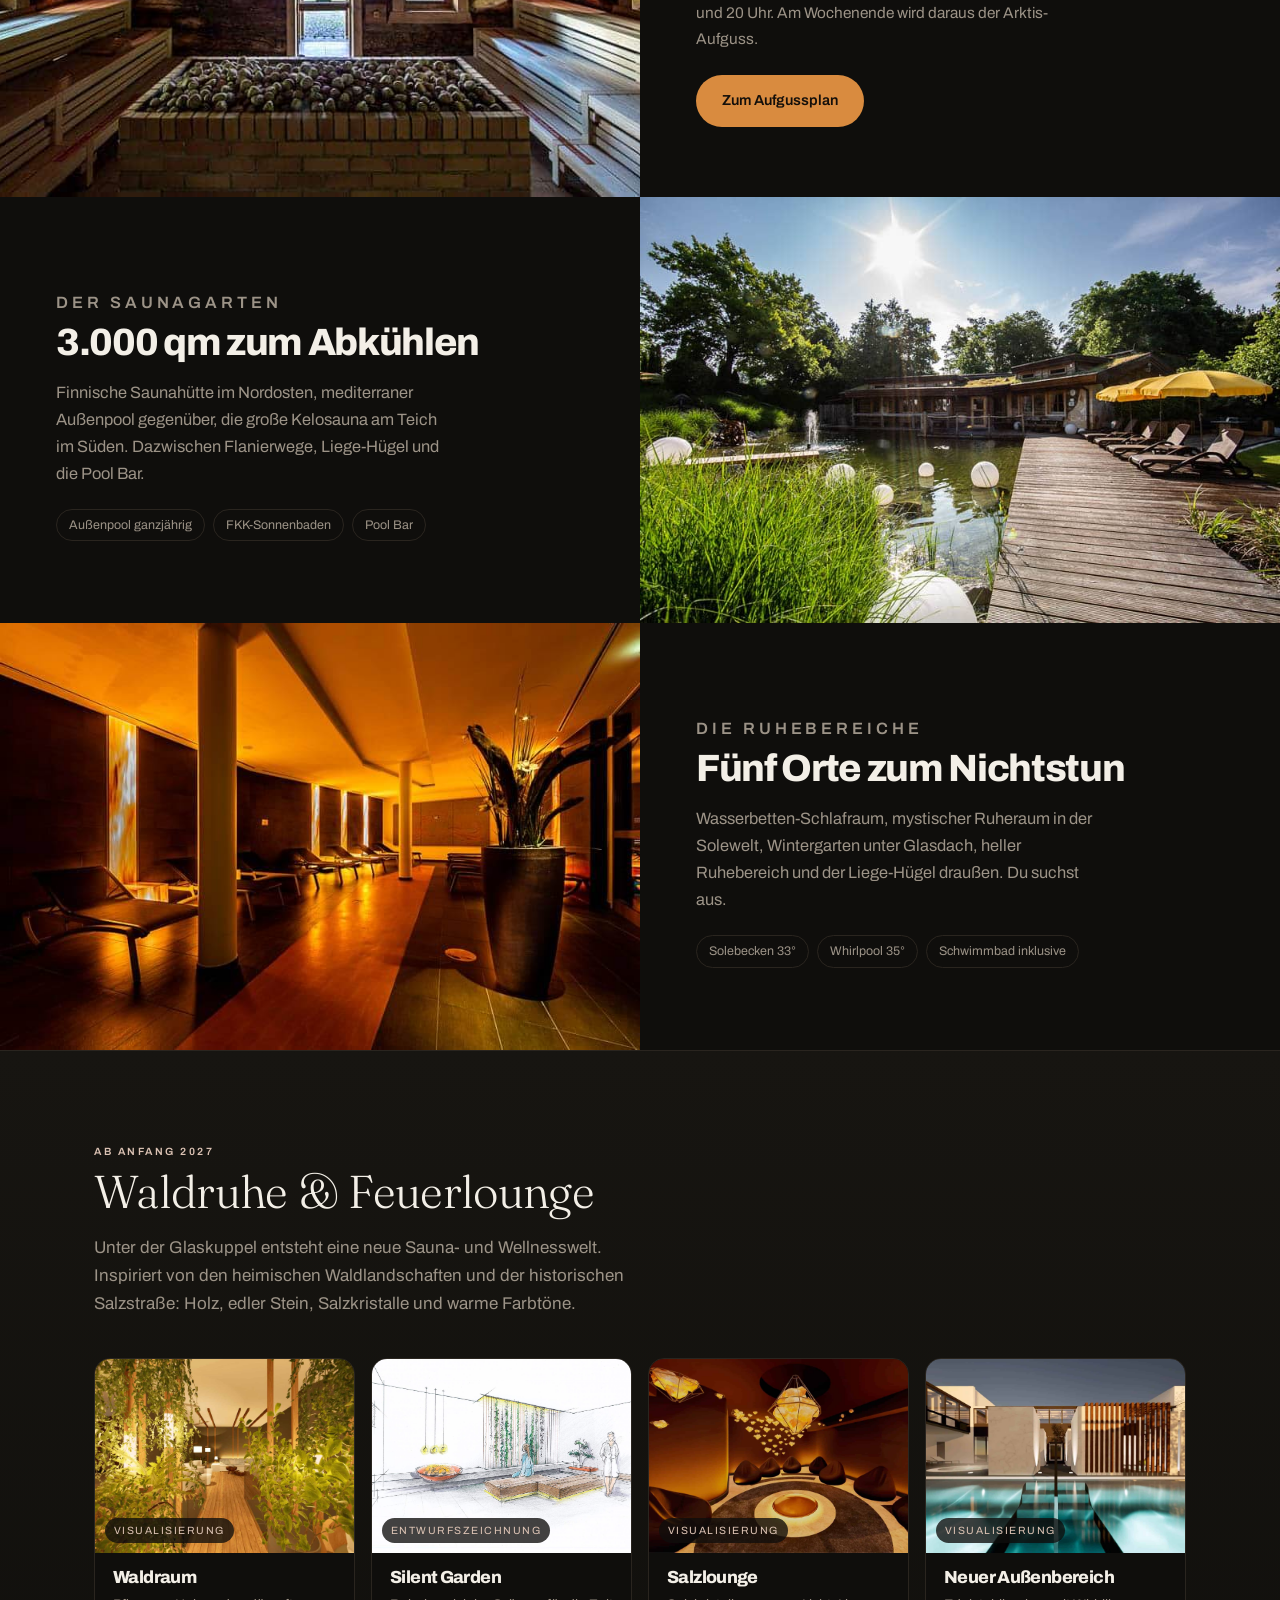
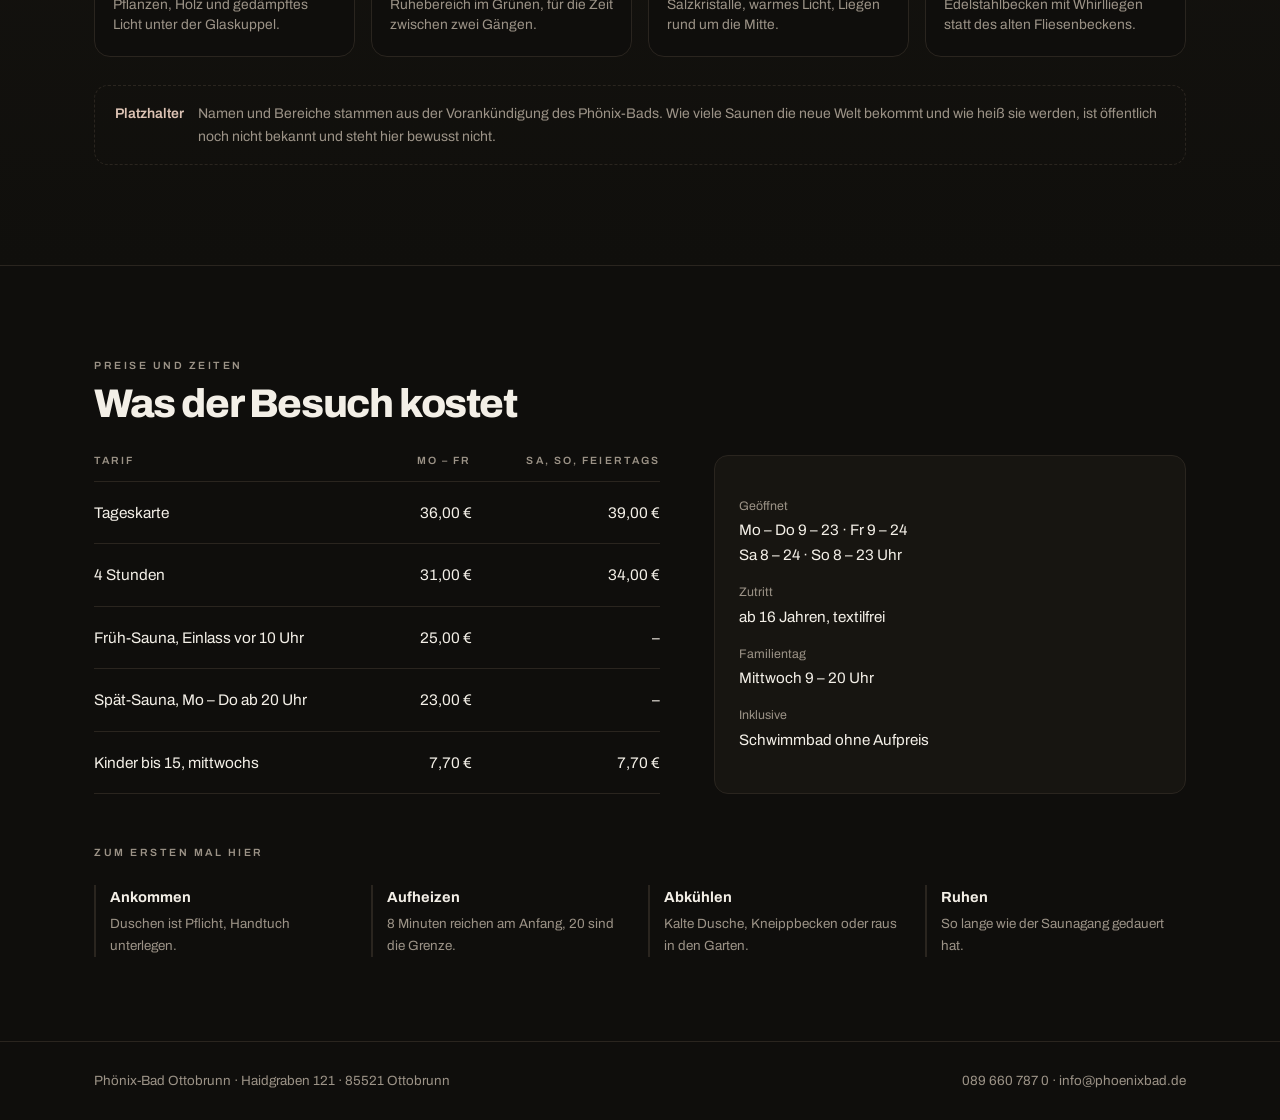
<file: entwurf/phoenix/index.html>
<!doctype html><html lang="de"><head><meta charset="utf-8">
<base href="/entwurf/phoenix/">
<meta name="viewport" content="width=device-width,initial-scale=1">
<title>Saunawelt Phönix-Bad · Gestaltungsentwurf</title>
<meta name="robots" content="noindex, nofollow">
<meta name="referrer" content="no-referrer">
<link rel="stylesheet" href="https://fonts.googleapis.com/css2?family=Archivo:wght@400;500;600;800&family=Fraunces:opsz,wght@9..144,300;9..144,400&display=swap">
<style>
*{box-sizing:border-box}html,body{margin:0;padding:0}
:root{--bg:#0f0e0c;--fl:#171511;--ink:#f3efe7;--mut:#9c9387;--line:#2a251f;
      --glut:#d98b3f;--moos:#7a9a63;--salz:#dcc3b4}
body{background:var(--bg);color:var(--ink);font:16px/1.65 Archivo,system-ui,sans-serif;-webkit-font-smoothing:antialiased}
h1,h2,h3{margin:0;font-weight:800;letter-spacing:-.035em;line-height:1.04}
.ser{font-family:Fraunces,Georgia,serif;font-weight:300;letter-spacing:-.015em}
a{color:inherit;text-decoration:none}
.wrap{max-width:1180px;margin:0 auto;padding-inline:44px}
.mono{font:600 10.5px/1 Archivo;letter-spacing:.24em;text-transform:uppercase;color:var(--mut)}
.entwurf{background:var(--fl);color:var(--mut);text-align:center;font-size:12.4px;padding:8px;border-bottom:1px solid var(--line)}

.nav{position:absolute;top:0;left:0;right:0;z-index:3;display:flex;justify-content:space-between;
  align-items:center;padding:24px 44px;font-size:14px}
.marke{font-weight:800;letter-spacing:.16em}
.navl{display:flex;gap:26px;color:rgba(243,239,231,.82)}

.hero{position:relative;min-height:600px;display:flex;align-items:flex-end;overflow:hidden}
.hero>img{position:absolute;inset:0;width:100%;height:100%;object-fit:cover;
  filter:brightness(.44) saturate(1.08) contrast(1.04)}
.hero::after{content:"";position:absolute;inset:0;
  background:linear-gradient(90deg,rgba(15,14,12,.78) 0%,rgba(15,14,12,.35) 55%,rgba(15,14,12,.55) 100%)}
.hero__in{position:relative;z-index:2;width:100%;padding-bottom:58px}
.hero h1{font-size:clamp(44px,5.8vw,76px);max-width:16ch}
.hero p{margin:20px 0 0;max-width:46ch;font-size:17.5px;color:rgba(243,239,231,.86)}
.cta{display:flex;gap:12px;margin-top:30px;flex-wrap:wrap}
.btn{padding:14px 26px;border-radius:999px;font-weight:600;font-size:14.5px;background:var(--glut);color:#140f0a}
.btn--g{background:transparent;border:1px solid rgba(243,239,231,.42);color:var(--ink)}

.status{background:var(--fl);border-block:1px solid var(--line);font-size:14.2px}
.status .wrap{display:flex;gap:34px;padding:16px 44px;flex-wrap:wrap}
.pkt{display:inline-block;width:7px;height:7px;border-radius:50%;background:var(--moos);margin-right:9px}

.leiter{padding:34px 0 40px}
.leiter .wrap{display:flex;gap:0}
.stufe{flex:1;border-left:1px solid var(--line);padding-left:16px}
.stufe:first-child{border-left:0;padding-left:0}
.stufe .g{font-size:34px;font-weight:800;line-height:1}
.stufe .sb{font-size:13.4px;color:var(--mut);margin-top:7px}
.bar{height:5px;margin-top:14px;border-radius:99px}

.band{display:grid;grid-template-columns:1fr 1fr;min-height:420px}
.band__t{padding:70px 56px;display:flex;flex-direction:column;justify-content:center}
.band:nth-of-type(even) .band__b{order:-1}
.band__b img{width:100%;height:100%;object-fit:cover;display:block}
.band h2{font-size:38px;margin:12px 0 0}
.band p{margin:16px 0 0;color:var(--mut);max-width:44ch;font-size:16.4px}
.tags{display:flex;gap:8px;flex-wrap:wrap;margin-top:22px}
.tags span{font-size:12.5px;border:1px solid var(--line);border-radius:999px;padding:5px 12px;color:var(--mut)}

.zeiten{display:grid;grid-template-columns:repeat(4,1fr);gap:14px;margin-top:30px}
.z{border:1px solid var(--line);border-radius:14px;padding:16px 18px;background:var(--fl)}
.z .u{font-size:21px;font-weight:800}
.z .w{font-size:14.4px;margin-top:5px}
.z .o{font-size:12.6px;color:var(--mut);margin-top:3px}
.z.jetzt{border-color:var(--glut)}.z.jetzt .u{color:var(--glut)}

/* Ausblick 2027 */
.aus{background:linear-gradient(180deg,#171511,#100f0c);border-block:1px solid var(--line);padding:86px 0}
.aus h2{font-size:46px}
.aus .ein{margin:18px 0 0;max-width:56ch;color:var(--mut);font-size:17px}
.neu{display:grid;grid-template-columns:repeat(4,1fr);gap:16px;margin-top:40px}
.nk{border:1px solid var(--line);border-radius:16px;overflow:hidden;background:var(--bg)}
.nk__b{aspect-ratio:4/3;position:relative;overflow:hidden}
.nk__b img{width:100%;height:100%;object-fit:cover}
.nk__b span{position:absolute;left:10px;bottom:10px;font-size:10.5px;letter-spacing:.14em;
  text-transform:uppercase;background:rgba(15,14,12,.78);color:var(--salz);padding:4px 9px;border-radius:999px}
.nk__t{padding:16px 18px 20px}
.nk__t h3{font-size:17.5px;font-weight:800}
.nk__t p{margin:7px 0 0;font-size:13.8px;color:var(--mut);line-height:1.5}
.hinw{margin-top:28px;border:1px dashed var(--line);border-radius:14px;padding:16px 20px;
  color:var(--mut);font-size:14px;display:flex;gap:14px;align-items:baseline}
.hinw b{color:var(--salz);font-weight:600}

.prak{padding:84px 0}
.prak__g{display:grid;grid-template-columns:1.2fr 1fr;gap:54px;margin-top:30px}
.preis{width:100%;border-collapse:collapse;font-size:15.4px}
.preis th{text-align:left;font:600 10.5px/1 Archivo;letter-spacing:.2em;text-transform:uppercase;
  color:var(--mut);padding:0 0 12px;border-bottom:1px solid var(--line)}
.preis td{padding:14px 0;border-bottom:1px solid var(--line)}
.preis td:nth-child(n+2),.preis th:nth-child(n+2){text-align:right;font-variant-numeric:tabular-nums}
.info{border:1px solid var(--line);border-radius:14px;padding:24px;background:var(--fl);align-self:start}
.info dt{font-size:12.4px;color:var(--mut);margin-top:14px}.info dt:first-child{margin-top:0}
.info dd{margin:2px 0 0;font-size:15.2px}
.ablauf{display:grid;grid-template-columns:repeat(4,1fr);gap:16px;margin-top:26px}
.ablauf div{border-left:2px solid var(--line);padding-left:14px}
.ablauf b{display:block;font-size:14.6px}
.ablauf p{margin:4px 0 0;font-size:13.4px;color:var(--mut)}
.fuss{border-top:1px solid var(--line);padding:28px 0;color:var(--mut);font-size:13.4px}
.fuss .wrap{display:flex;justify-content:space-between;flex-wrap:wrap;gap:12px}
</style><style>
/* ── Umschalter ───────────────────────────── */
.schalt{position:sticky;top:0;z-index:40;background:rgba(15,14,12,.92);backdrop-filter:blur(10px);
  border-bottom:1px solid var(--line)}
.schalt .wrap{display:flex;align-items:center;justify-content:space-between;gap:20px;
  padding:11px 44px;flex-wrap:wrap}
.schalt .hinweis{font-size:12.4px;color:var(--mut)}
.wahl{display:flex;gap:4px;background:var(--fl);border:1px solid var(--line);border-radius:999px;padding:4px}
.wahl button{appearance:none;border:0;background:transparent;color:var(--mut);cursor:pointer;
  font:600 13.2px/1 Archivo;letter-spacing:.01em;padding:9px 18px;border-radius:999px}
.wahl button[aria-pressed="true"]{background:var(--ink);color:#120f0a}
.wahl button:focus-visible{outline:2px solid var(--glut);outline-offset:2px}
body[data-stand="jetzt"] .nur-2027{display:none}
body[data-stand="2027"] .nur-jetzt{display:none}
.hero{min-height:560px}
</style></head>
<body data-stand="jetzt">
<div class="schalt"><div class="wrap">
  <span class="hinweis">Gestaltungsentwurf von Noel Gruber · kein Angebot des Phönix-Bads · Visualisierungen © wellverde GmbH</span>
  <span class="wahl" role="group" aria-label="Zustand der Saunawelt">
    <button type="button" data-stand="jetzt" aria-pressed="true">Jetzt</button>
    <button type="button" data-stand="2027" aria-pressed="false">Ab 2027</button>
  </span>
</div></div>
<div class="nur-jetzt">

<header class="hero">
  <img src="bilder/kelo-teich-sauna.jpg" alt="Blick in die Kelo-Teich-Sauna">
  <nav class="nav"><span class="marke">PHÖNIX</span>
    <span class="navl"><a>Saunawelt</a><a>Aufgüsse</a><a>Preise</a><a>Day Spa</a><a>Anfahrt</a></span></nav>
  <div class="hero__in"><div class="wrap">
    <p class="mono">Saunawelt · Ottobrunn</p>
    <h1>Einatmen. Ausatmen. Ankommen.</h1>
    <p>Vier Saunen, ein Dampfbad und die Solewelt, dazu 3.000 qm Garten. Zwanzig Minuten südlich von München und trotzdem weit weg.</p>
    <div class="cta"><a class="btn">Aufgussplan heute</a><a class="btn btn--g">Preise und Zeiten</a></div>
  </div></div>
</header>

<div class="status"><div class="wrap">
  <span><span class="pkt"></span><b>Heute geöffnet</b> &nbsp;9.00 – 23.00 Uhr</span>
  <span>Mittwoch Familientag, 9 – 20 Uhr</span>
  <span>Während des Umbaus bis zu 25 % günstiger</span>
</div></div>

<div class="leiter"><div class="wrap">
  <div class="stufe"><div class="g" style="color:#7fb0c7">48°</div><div class="sb">Naturstein-Dampfbad<br>98 % Feuchte</div><div class="bar" style="background:linear-gradient(90deg,#7fb0c7,#9fb49a)"></div></div>
  <div class="stufe"><div class="g" style="color:var(--moos)">65°</div><div class="sb">Stein-Sauna<br>mild, weiches Licht</div><div class="bar" style="background:linear-gradient(90deg,#9fb49a,#b7a469)"></div></div>
  <div class="stufe"><div class="g" style="color:#c8a054">90°</div><div class="sb">Kelo-Sauna<br>im Garten</div><div class="bar" style="background:linear-gradient(90deg,#b7a469,#d98b3f)"></div></div>
  <div class="stufe"><div class="g" style="color:var(--glut)">94°</div><div class="sb">Kelo-Teich-Sauna<br>Blick zum Teich</div><div class="bar" style="background:linear-gradient(90deg,#d98b3f,#cf6a2c)"></div></div>
  <div class="stufe"><div class="g" style="color:#c75a2a">95°</div><div class="sb">Stollen-Sauna<br>eng, dunkel, heiß</div><div class="bar" style="background:linear-gradient(90deg,#cf6a2c,#c75a2a)"></div></div>
</div></div>

<section class="band">
  <div class="band__t"><p class="mono">Die Saunen</p><h2>Fünf Klimata, eines passt immer</h2>
    <p>Von 48 Grad im Naturstein-Dampfbad bis 95 Grad in der Stollen-Sauna. Während des Umbaus sind vier Saunen und ein Dampfbad geöffnet, dazu die Solewelt.</p>
    <div class="tags"><span>Kelo-Stämme</span><span>Blick auf den Teich</span><span>98 % Luftfeuchte</span></div></div>
  <div class="band__b"><img src="bilder/naturstein-dampfbad.jpg" alt="Naturstein-Dampfbad"></div>
</section>

<section class="band">
  <div class="band__t"><p class="mono">Die Aufgüsse</p><h2>Bis zu 20 am Tag</h2>
    <p>Elf verschiedene Zeremonien, darunter die Klassiker Eis-Aufguss und Tibet-Aufguss. Auch während des Umbaus bleibt das Programm vollständig.</p>
    <p style="margin-top:12px;color:var(--mut);font-size:15.4px">Der Eis-Aufguss läuft Montag bis Samstag um 18 und 21 Uhr in der Kelo-Teich-Sauna, sonntags und feiertags um 18 und 20 Uhr. Am Wochenende wird daraus der Arktis-Aufguss.</p>
    <div class="cta" style="margin-top:24px">
      <a class="btn" href="https://phoenixbad.de/wp-content/uploads/2026/03/PB_Aufgussplan-Umbau2026_A4_270226.pdf" target="_blank" rel="noopener">Zum Aufgussplan</a>
    </div>
  </div>
  <div class="band__b"><img src="bilder/kelosauna.jpg" alt="Kelosauna"></div>
</section>

<section class="band">
  <div class="band__t"><p class="mono">Der Saunagarten</p><h2>3.000 qm zum Abkühlen</h2>
    <p>Finnische Saunahütte im Nordosten, mediterraner Außenpool gegenüber, die große Kelosauna am Teich im Süden. Dazwischen Flanierwege, Liege-Hügel und die Pool Bar.</p>
    <div class="tags"><span>Außenpool ganzjährig</span><span>FKK-Sonnenbaden</span><span>Pool Bar</span></div></div>
  <div class="band__b"><img src="bilder/saunagarten-kelo-teich-sauna-steg.jpg" alt="Steg am Teich"></div>
</section>

<section class="band">
  <div class="band__t"><p class="mono">Die Ruhebereiche</p><h2>Fünf Orte zum Nichtstun</h2>
    <p>Wasserbetten-Schlafraum, mystischer Ruheraum in der Solewelt, Wintergarten unter Glasdach, heller Ruhebereich und der Liege-Hügel draußen. Du suchst aus.</p>
    <div class="tags"><span>Solebecken 33°</span><span>Whirlpool 35°</span><span>Schwimmbad inklusive</span></div></div>
  <div class="band__b"><img src="bilder/mystischer-ruheraum.jpg" alt="Mystischer Ruheraum"></div>
</section>

<section class="aus"><div class="wrap">
  <p class="mono" style="color:var(--salz)">Ab Anfang 2027</p>
  <h2 class="ser">Waldruhe &amp; Feuerlounge</h2>
  <p class="ein">Unter der Glaskuppel entsteht eine neue Sauna- und Wellnesswelt. Inspiriert von den heimischen Waldlandschaften und der historischen Salzstraße: Holz, edler Stein, Salzkristalle und warme Farbtöne.</p>
  <div class="neu">
    <div class="nk"><div class="nk__b"><img src="vis/umbau-4.jpg" alt="Visualisierung Waldraum"><span>Visualisierung</span></div>
      <div class="nk__t"><h3>Waldraum</h3><p>Pflanzen, Holz und gedämpftes Licht unter der Glaskuppel.</p></div></div>
    <div class="nk"><div class="nk__b"><img src="vis/silent-garden.jpg" alt="Entwurfszeichnung Silent Garden"><span>Entwurfszeichnung</span></div>
      <div class="nk__t"><h3>Silent Garden</h3><p>Ruhebereich im Grünen, für die Zeit zwischen zwei Gängen.</p></div></div>
    <div class="nk"><div class="nk__b"><img src="vis/umbau-1.jpg" alt="Visualisierung Salzlounge"><span>Visualisierung</span></div>
      <div class="nk__t"><h3>Salzlounge</h3><p>Salzkristalle, warmes Licht, Liegen rund um die Mitte.</p></div></div>
    <div class="nk"><div class="nk__b"><img src="vis/umbau-plan.jpg" alt="Visualisierung Außenbereich mit Pool"><span>Visualisierung</span></div>
      <div class="nk__t"><h3>Neuer Außenbereich</h3><p>Edelstahlbecken mit Whirlliegen statt des alten Fliesenbeckens.</p></div></div>
  </div>
  <p class="hinw"><b>Platzhalter</b> <span>Namen und Bereiche stammen aus der Vorankündigung des Phönix-Bads. Wie viele Saunen die neue Welt bekommt und wie heiß sie werden, ist öffentlich noch nicht bekannt und steht hier bewusst nicht.</span></p>
</div></section>

<section class="prak"><div class="wrap">
  <p class="mono">Preise und Zeiten</p>
  <h2 style="font-size:40px;margin-top:12px">Was der Besuch kostet</h2>
  <div class="prak__g">
    <table class="preis">
      <tr><th>Tarif</th><th>Mo – Fr</th><th>Sa, So, feiertags</th></tr>
      <tr><td>Tageskarte</td><td>36,00 €</td><td>39,00 €</td></tr>
      <tr><td>4 Stunden</td><td>31,00 €</td><td>34,00 €</td></tr>
      <tr><td>Früh-Sauna, Einlass vor 10 Uhr</td><td>25,00 €</td><td>–</td></tr>
      <tr><td>Spät-Sauna, Mo – Do ab 20 Uhr</td><td>23,00 €</td><td>–</td></tr>
      <tr><td>Kinder bis 15, mittwochs</td><td>7,70 €</td><td>7,70 €</td></tr>
    </table>
    <div class="info"><dl>
      <dt>Geöffnet</dt><dd>Mo – Do 9 – 23 · Fr 9 – 24<br>Sa 8 – 24 · So 8 – 23 Uhr</dd>
      <dt>Zutritt</dt><dd>ab 16 Jahren, textilfrei</dd>
      <dt>Familientag</dt><dd>Mittwoch 9 – 20 Uhr</dd>
      <dt>Inklusive</dt><dd>Schwimmbad ohne Aufpreis</dd>
    </dl></div>
  </div>
  <p class="mono" style="margin-top:54px">Zum ersten Mal hier</p>
  <div class="ablauf">
    <div><b>Ankommen</b><p>Duschen ist Pflicht, Handtuch unterlegen.</p></div>
    <div><b>Aufheizen</b><p>8 Minuten reichen am Anfang, 20 sind die Grenze.</p></div>
    <div><b>Abkühlen</b><p>Kalte Dusche, Kneippbecken oder raus in den Garten.</p></div>
    <div><b>Ruhen</b><p>So lange wie der Saunagang gedauert hat.</p></div>
  </div>
</div></section>

<footer class="fuss"><div class="wrap">
  <span>Phönix-Bad Ottobrunn · Haidgraben 121 · 85521 Ottobrunn</span>
  <span>089 660 787 0 · info@phoenixbad.de</span>
</div></footer>
</div>
<div class="nur-2027">
<header class="hero">
  <img src="vis/umbau-1.jpg" alt="Visualisierung der neuen Salzlounge">
  <nav class="nav"><span class="marke">PHÖNIX</span>
    <span class="navl"><a>Saunawelt</a><a>Aufgüsse</a><a>Preise</a><a>Day Spa</a><a>Anfahrt</a></span></nav>
  <div class="hero__in"><div class="wrap">
    <p class="mono" style="color:var(--salz)">Neu ab Anfang 2027</p>
    <h1 class="ser" style="font-weight:300;font-size:clamp(46px,6vw,80px)">Waldruhe &amp; Feuerlounge</h1>
    <p>Unter der Glaskuppel ist eine neue Sauna- und Wellnesswelt entstanden. Inspiriert von den heimischen Waldlandschaften und der historischen Salzstraße.</p>
    <div class="cta"><a class="btn">Aufgussplan heute</a><a class="btn btn--g">Die neuen Bereiche</a></div>
  </div></div>
</header>

<div class="status"><div class="wrap">
  <span><span class="pkt"></span><b>Heute geöffnet</b> &nbsp;9.00 – 23.00 Uhr</span>
  <span>Mittwoch Familientag, 9 – 20 Uhr</span>
  <span>Schwimmbad im Saunapreis enthalten</span>
</div></div>

<div class="leiter"><div class="wrap">
  <div class="stufe"><div class="g" style="color:#7fb0c7">48°</div><div class="sb">Naturstein-Dampfbad<br>98 % Feuchte</div><div class="bar" style="background:linear-gradient(90deg,#7fb0c7,#9fb49a)"></div></div>
  <div class="stufe"><div class="g" style="color:var(--moos)">65°</div><div class="sb">Stein-Sauna<br>mild, weiches Licht</div><div class="bar" style="background:linear-gradient(90deg,#9fb49a,#b7a469)"></div></div>
  <div class="stufe"><div class="g" style="color:var(--salz);opacity:.75">??°</div><div class="sb">Neue Saunen unter der Glaskuppel<br><span style="color:var(--salz)">Temperaturen folgen</span></div><div class="bar" style="background:repeating-linear-gradient(90deg,#4a4138 0 8px,transparent 8px 16px)"></div></div>
  <div class="stufe"><div class="g" style="color:#c8a054">90°</div><div class="sb">Kelo-Sauna<br>im Garten</div><div class="bar" style="background:linear-gradient(90deg,#b7a469,#d98b3f)"></div></div>
  <div class="stufe"><div class="g" style="color:var(--glut)">94°</div><div class="sb">Kelo-Teich-Sauna<br>Blick zum Teich</div><div class="bar" style="background:linear-gradient(90deg,#d98b3f,#c75a2a)"></div></div>
</div></div>

<section class="band">
  <div class="band__t"><p class="mono" style="color:var(--salz)">Neu · unter der Glaskuppel</p>
    <h2 class="ser" style="font-weight:300;font-size:42px">Waldraum</h2>
    <p>Pflanzen, Holz und gedämpftes Licht unter dem Glasdach. Der Raum, der dem Konzept seinen Namen gibt: Waldruhe mitten im Haus.</p>
    <div class="tags"><span>Visualisierung © wellverde</span><span>Details folgen</span></div></div>
  <div class="band__b"><img src="vis/umbau-4.jpg" alt="Visualisierung Waldraum"></div>
</section>

<section class="band">
  <div class="band__t"><p class="mono" style="color:var(--salz)">Neu · Ruhebereich</p>
    <h2 class="ser" style="font-weight:300;font-size:42px">Silent Garden</h2>
    <p>Ein Ruhebereich im Grünen für die Zeit zwischen zwei Saunagängen. Gedacht als der leiseste Ort im ganzen Haus.</p>
    <div class="tags"><span>Entwurfszeichnung © wellverde</span><span>Details folgen</span></div></div>
  <div class="band__b"><img src="vis/silent-garden.jpg" alt="Entwurfszeichnung Silent Garden" style="object-fit:contain;background:#f4f1ea"></div>
</section>

<section class="band">
  <div class="band__t"><p class="mono" style="color:var(--salz)">Neu · Salzstraße</p>
    <h2 class="ser" style="font-weight:300;font-size:42px">Salzlounge</h2>
    <p>Salzkristalle, warmes Licht und Liegen rund um die Mitte. Der Bereich, der die historische Salzstraße aufgreift, die hier einmal vorbeiführte.</p>
    <div class="tags"><span>Visualisierung © wellverde</span><span>Details folgen</span></div></div>
  <div class="band__b"><img src="vis/umbau-1.jpg" alt="Visualisierung Salzlounge"></div>
</section>

<section class="band">
  <div class="band__t"><p class="mono" style="color:var(--salz)">Neu · Feuerstelle</p>
    <h2 class="ser" style="font-weight:300;font-size:42px">Feuerlounge</h2>
    <p>Stein, offenes Feuer und eine lange Bank. Der wärmste Platz zum Sitzenbleiben, auch ohne Saunagang.</p>
    <div class="tags"><span>Visualisierung © wellverde</span><span>Zuordnung noch zu bestätigen</span></div></div>
  <div class="band__b"><img src="vis/umbau-2.jpg" alt="Visualisierung Feuerlounge"></div>
</section>

<section class="band">
  <div class="band__t"><p class="mono" style="color:var(--salz)">Neu · draußen</p>
    <h2 class="ser" style="font-weight:300;font-size:42px">Außenbecken mit Whirlliegen</h2>
    <p>Das alte geflieste Becken ist weg. An seiner Stelle steht ein Edelstahlbecken mit Whirlliegen, erreichbar auch über den neuen Aufzug zwischen den Etagen.</p>
    <div class="tags"><span>Visualisierung © wellverde</span><span>barrierefrei über den neuen Aufzug</span></div></div>
  <div class="band__b"><img src="vis/umbau-plan.jpg" alt="Visualisierung Außenbereich mit Pool"></div>
</section>

<section class="aus"><div class="wrap">
  <p class="mono">Bleibt wie es war</p>
  <h2 style="font-size:42px">Garten, Solewelt und die Kelo-Saunen</h2>
  <p class="ein">Vom Umbau unberührt: der Saunagarten mit 3.000 qm, die Solewelt, das Day Spa und das Freizeitbad. Die Kelo-Teich-Sauna am Teich bleibt, wo sie ist.</p>
  <div class="neu">
    <div class="nk"><div class="nk__b"><img src="bilder/saunagarten-kelo-teich-sauna-gesamt.jpg" alt="Saunagarten"></div>
      <div class="nk__t"><h3>Saunagarten</h3><p>3.000 qm, Teich, Außenpool, Pool Bar.</p></div></div>
    <div class="nk"><div class="nk__b"><img src="bilder/kelo-teich-sauna.jpg" alt="Kelo-Teich-Sauna"></div>
      <div class="nk__t"><h3>Kelo-Teich-Sauna</h3><p>94 Grad, Blick über den Teich.</p></div></div>
    <div class="nk"><div class="nk__b"><img src="bilder/mystischer-ruheraum.jpg" alt="Solewelt"></div>
      <div class="nk__t"><h3>Solewelt</h3><p>Solebecken mit 33 Grad, mystischer Ruheraum.</p></div></div>
    <div class="nk"><div class="nk__b"><img src="bilder/wintergarten.jpg" alt="Wintergarten"></div>
      <div class="nk__t"><h3>Wintergarten</h3><p>Hell unter Glasdach, auch im Winter.</p></div></div>
  </div>
  <p class="hinw"><b>Platzhalter</b> <span>Namen und Bereiche stammen aus der Vorankündigung des Phönix-Bads, die Bilder aus den Planungsunterlagen der wellverde GmbH. Anzahl und Temperaturen der neuen Saunen, der Aufgussplan und die Preise ab 2027 sind öffentlich nicht bekannt und hier bewusst offen gelassen.</span></p>
</div></section>

<section class="prak"><div class="wrap">
  <p class="mono">Preise und Zeiten</p>
  <h2 style="font-size:40px;margin-top:12px">Was der Besuch kostet</h2>
  <div class="prak__g">
    <table class="preis">
      <tr><th>Tarif</th><th>Mo – Fr</th><th>Sa, So, feiertags</th></tr>
      <tr><td>Tageskarte</td><td>36,00 €</td><td>39,00 €</td></tr>
      <tr><td>4 Stunden</td><td>31,00 €</td><td>34,00 €</td></tr>
      <tr><td>Früh-Sauna, Einlass vor 10 Uhr</td><td>25,00 €</td><td>–</td></tr>
      <tr><td>Spät-Sauna, Mo – Do ab 20 Uhr</td><td>23,00 €</td><td>–</td></tr>
      <tr><td>Kinder bis 15, mittwochs</td><td>7,70 €</td><td>7,70 €</td></tr>
    </table>
    <div class="info"><dl>
      <dt>Geöffnet</dt><dd>Mo – Do 9 – 23 · Fr 9 – 24<br>Sa 8 – 24 · So 8 – 23 Uhr</dd>
      <dt>Zutritt</dt><dd>ab 16 Jahren, textilfrei</dd>
      <dt>Familientag</dt><dd>Mittwoch 9 – 20 Uhr</dd>
      <dt>Hinweis</dt><dd style="color:var(--salz)">Preise Stand 2026, Tarife ab Eröffnung stehen noch nicht fest</dd>
    </dl></div>
  </div>
</div></section>

<footer class="fuss"><div class="wrap">
  <span>Phönix-Bad Ottobrunn · Haidgraben 121 · 85521 Ottobrunn</span>
  <span>089 660 787 0 · info@phoenixbad.de</span>
</div></footer>
</div>
<script>
(function(){
  var koerper = document.body;
  var knoepfe = document.querySelectorAll('.wahl button');
  function setze(stand){
    koerper.dataset.stand = stand;
    knoepfe.forEach(function(b){ b.setAttribute('aria-pressed', String(b.dataset.stand === stand)); });
    history.replaceState(null, '', stand === '2027' ? '#2027' : '#jetzt');
    window.scrollTo({top:0});
  }
  knoepfe.forEach(function(b){ b.addEventListener('click', function(){ setze(b.dataset.stand); }); });
  if (location.hash === '#2027') setze('2027');
})();
</script>
</body></html>
</file>
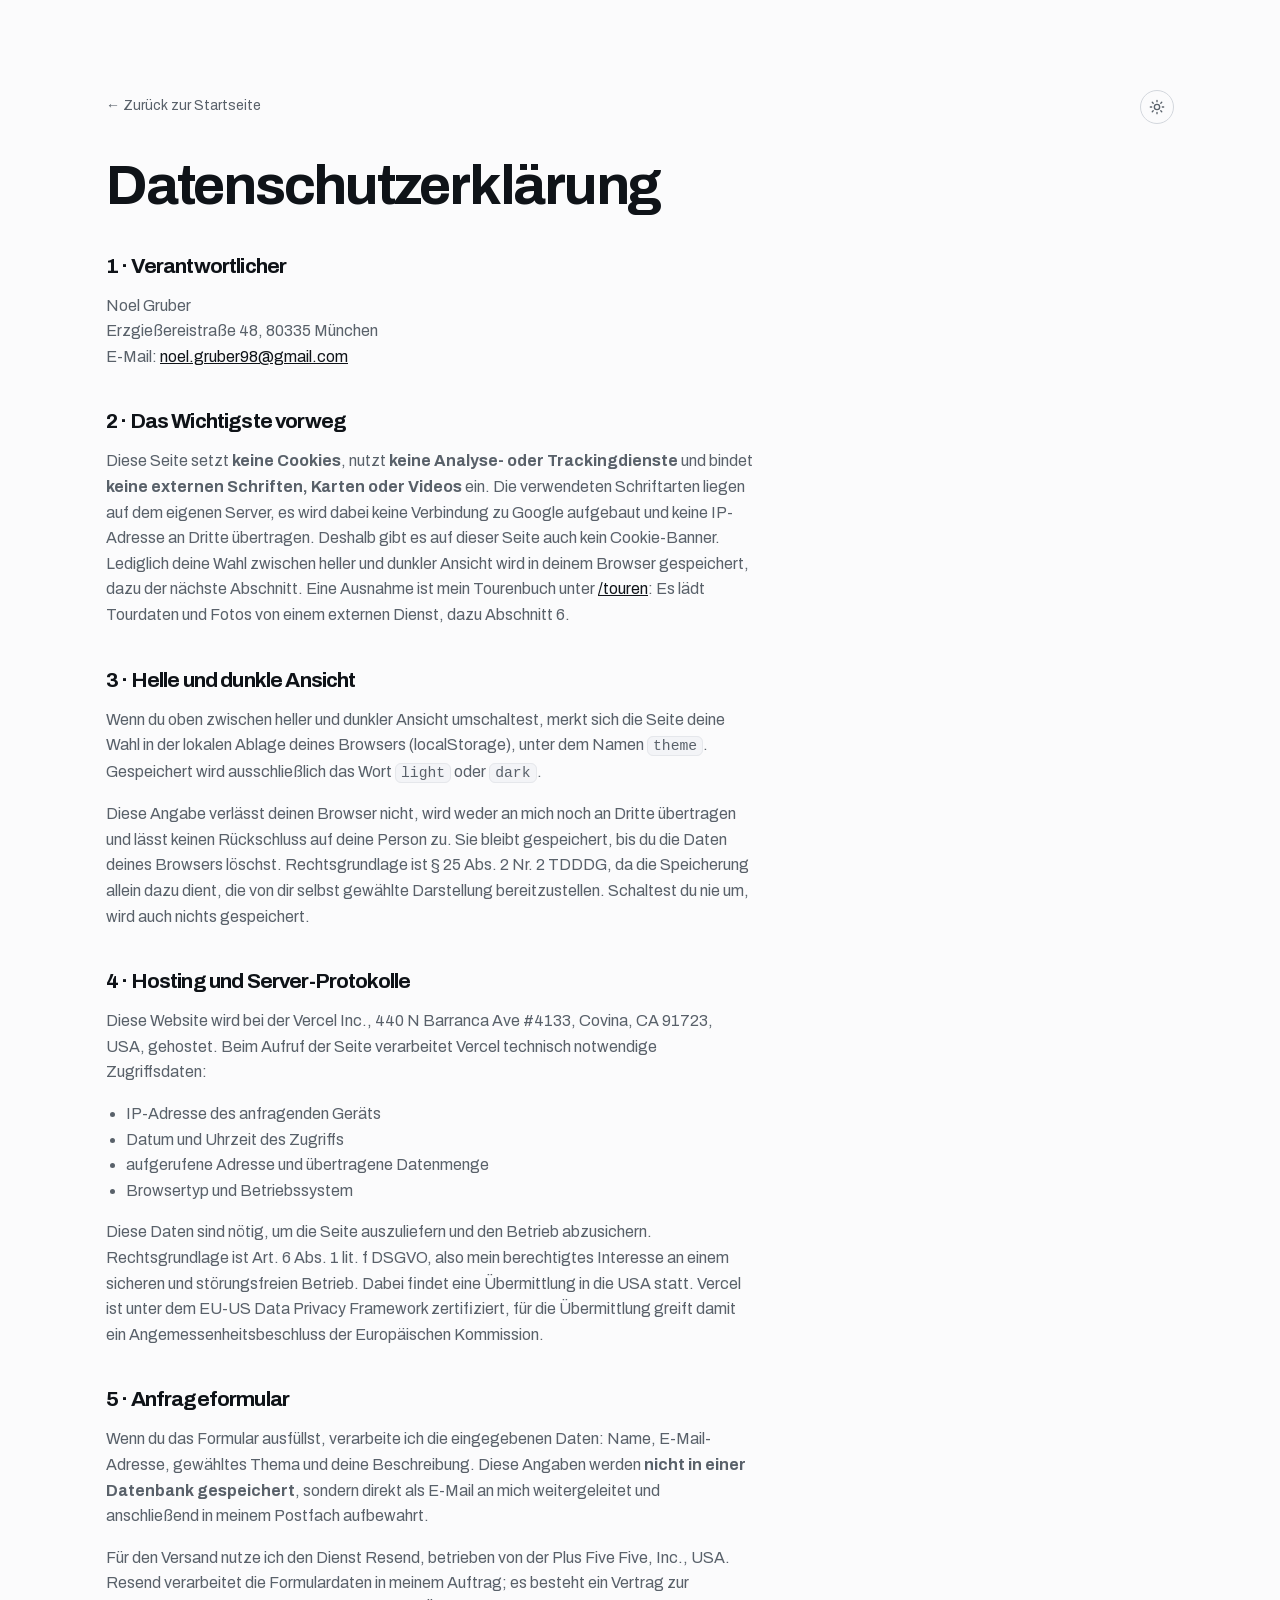
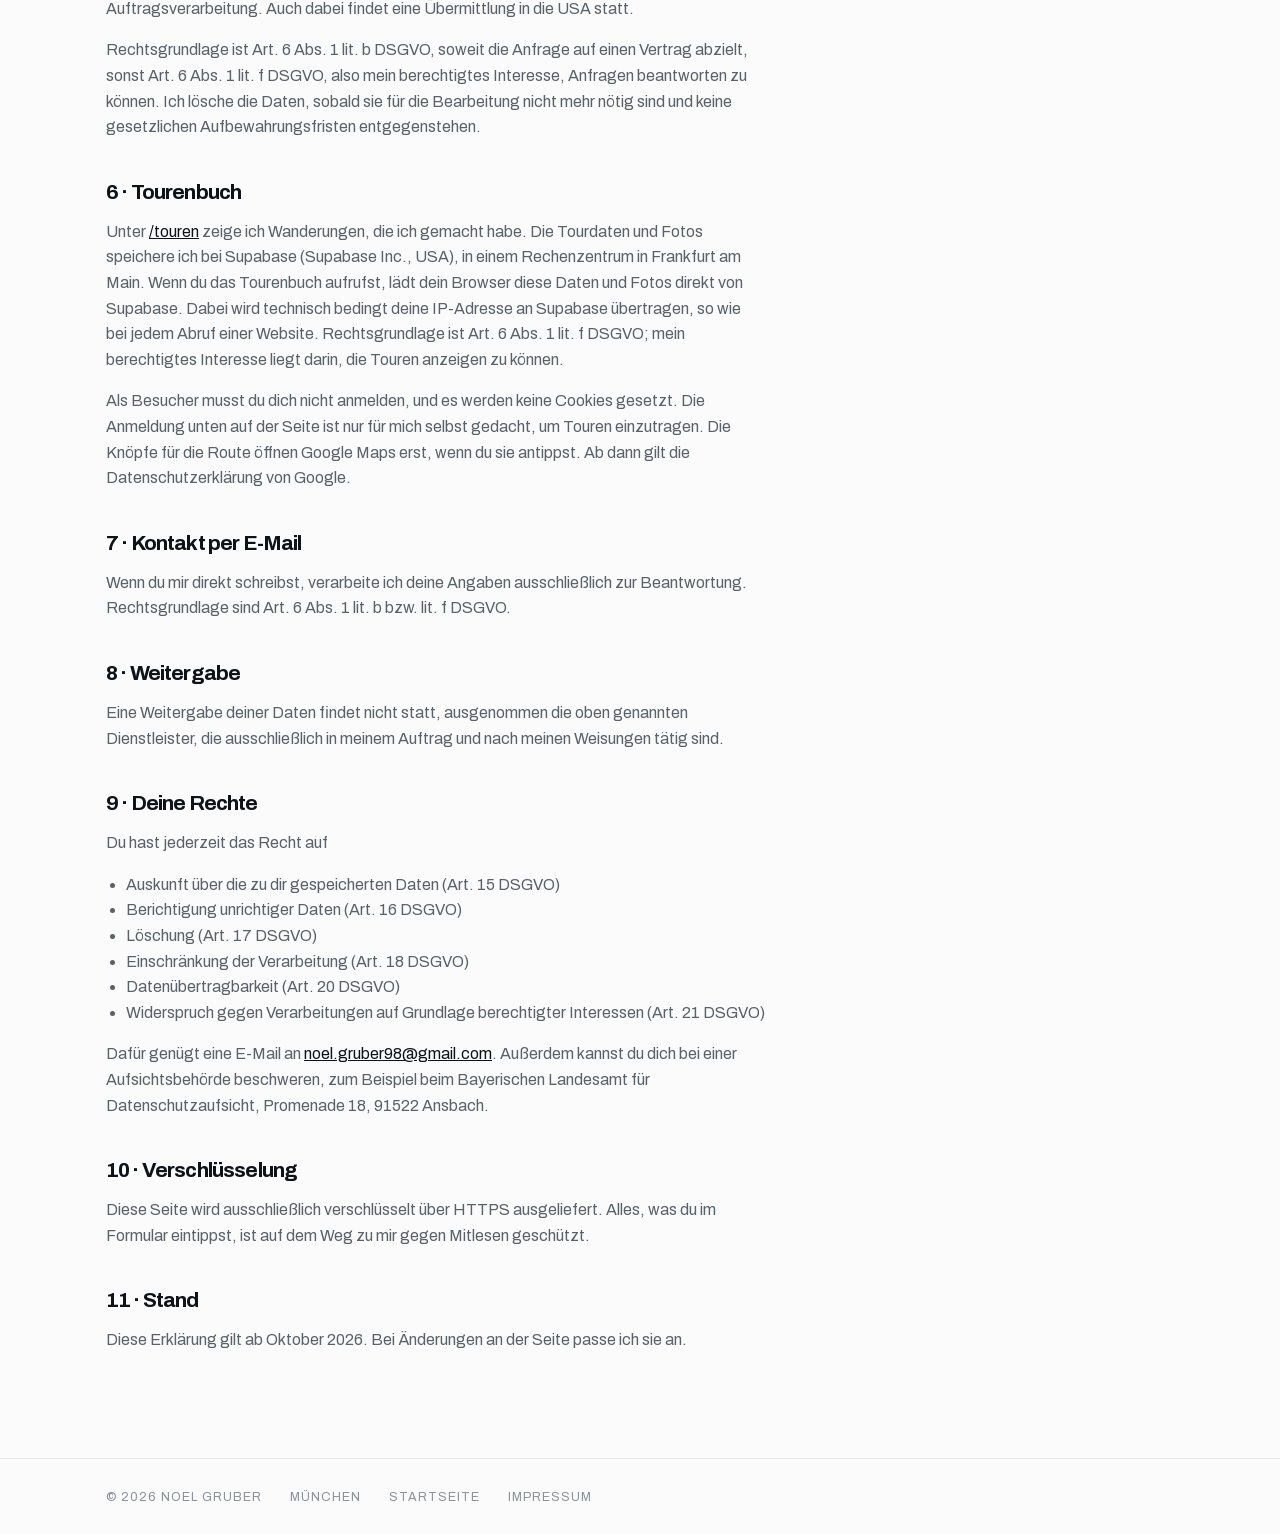
<file: datenschutz.html>
<!doctype html>
<html lang="de">
<head>
<meta charset="utf-8">
<meta name="viewport" content="width=device-width, initial-scale=1">
<title>Datenschutzerklärung von Noel Gruber</title>
<meta name="robots" content="noindex">
<meta name="theme-color" content="#070809">
<link rel="icon" href="/favicon.ico">
<link rel="icon" type="image/png" sizes="16x16" href="/favicon-16.png">
<link rel="icon" type="image/png" sizes="32x32" href="/favicon-32.png">
<link rel="apple-touch-icon" sizes="180x180" href="/apple-touch-icon.png">
<link rel="stylesheet" href="stil.css">
<script>(function(){try{var t=localStorage.getItem("theme");if(t==="light"||t==="dark")document.documentElement.setAttribute("data-theme",t);}catch(e){}})();</script>
</head>
<body>
<div class="wrap legal">
  <div class="kopf"><a class="back" href="index.html">← Zurück zur Startseite</a><span style="margin-left:auto"></span><button class="thema" type="button" aria-pressed="false" aria-label="Zur hellen Ansicht wechseln" title="Zur hellen Ansicht wechseln"><svg class="mond" viewBox="0 0 24 24" fill="none" stroke="currentColor" stroke-width="2" stroke-linecap="round" stroke-linejoin="round" aria-hidden="true"><path d="M21 12.8A9 9 0 1 1 11.2 3a7 7 0 0 0 9.8 9.8z"/></svg><svg class="sonne" viewBox="0 0 24 24" fill="none" stroke="currentColor" stroke-width="2" stroke-linecap="round" stroke-linejoin="round" aria-hidden="true"><circle cx="12" cy="12" r="4"/><path d="M12 2v2M12 20v2M4.9 4.9l1.4 1.4M17.7 17.7l1.4 1.4M2 12h2M20 12h2M4.9 19.1l1.4-1.4M17.7 6.3l1.4-1.4"/></svg></button></div>
  <h1>Datenschutzerklärung</h1>


  <h2>1 · Verantwortlicher</h2>
  <p>
    Noel Gruber<br>
    Erzgießereistraße 48, 80335 München<br>
    E-Mail: <a href="mailto:noel.gruber98@gmail.com">noel.gruber98@gmail.com</a>
  </p>

  <h2>2 · Das Wichtigste vorweg</h2>
  <p>
    Diese Seite setzt <b>keine Cookies</b>, nutzt <b>keine Analyse- oder Trackingdienste</b>
    und bindet <b>keine externen Schriften, Karten oder Videos</b> ein. Die verwendeten
    Schriftarten liegen auf dem eigenen Server, es wird dabei keine Verbindung zu Google
    aufgebaut und keine IP-Adresse an Dritte übertragen. Deshalb gibt es auf dieser Seite
    auch kein Cookie-Banner. Lediglich deine Wahl zwischen heller und dunkler Ansicht wird
    in deinem Browser gespeichert, dazu der nächste Abschnitt. Eine Ausnahme ist mein
    Tourenbuch unter <a href="/touren">/touren</a>: Es lädt Tourdaten und Fotos von einem
    externen Dienst, dazu Abschnitt 6.
  </p>

  <h2>3 · Helle und dunkle Ansicht</h2>
  <p>
    Wenn du oben zwischen heller und dunkler Ansicht umschaltest, merkt sich die Seite deine
    Wahl in der lokalen Ablage deines Browsers (localStorage), unter dem Namen
    <code>theme</code>. Gespeichert wird ausschließlich das Wort <code>light</code> oder
    <code>dark</code>.
  </p>
  <p>
    Diese Angabe verlässt deinen Browser nicht, wird weder an mich noch an Dritte übertragen
    und lässt keinen Rückschluss auf deine Person zu. Sie bleibt gespeichert, bis du die
    Daten deines Browsers löschst. Rechtsgrundlage ist § 25 Abs. 2 Nr. 2 TDDDG, da die
    Speicherung allein dazu dient, die von dir selbst gewählte Darstellung bereitzustellen.
    Schaltest du nie um, wird auch nichts gespeichert.
  </p>

  <h2>4 · Hosting und Server-Protokolle</h2>
  <p>
    Diese Website wird bei der Vercel Inc., 440 N Barranca Ave #4133, Covina, CA 91723, USA,
    gehostet. Beim Aufruf der Seite verarbeitet Vercel technisch notwendige Zugriffsdaten:
  </p>
  <ul>
    <li>IP-Adresse des anfragenden Geräts</li>
    <li>Datum und Uhrzeit des Zugriffs</li>
    <li>aufgerufene Adresse und übertragene Datenmenge</li>
    <li>Browsertyp und Betriebssystem</li>
  </ul>
  <p>
    Diese Daten sind nötig, um die Seite auszuliefern und den Betrieb abzusichern.
    Rechtsgrundlage ist Art. 6 Abs. 1 lit. f DSGVO, also mein berechtigtes Interesse an einem
    sicheren und störungsfreien Betrieb. Dabei findet eine Übermittlung in die USA statt.
    Vercel ist unter dem EU-US Data Privacy Framework zertifiziert, für die Übermittlung
    greift damit ein Angemessenheitsbeschluss der Europäischen Kommission.
  </p>

  <h2>5 · Anfrageformular</h2>
  <p>
    Wenn du das Formular ausfüllst, verarbeite ich die eingegebenen Daten: Name,
    E-Mail-Adresse, gewähltes Thema und deine Beschreibung. Diese Angaben werden
    <b>nicht in einer Datenbank gespeichert</b>, sondern direkt als E-Mail an mich
    weitergeleitet und anschließend in meinem Postfach aufbewahrt.
  </p>
  <p>
    Für den Versand nutze ich den Dienst Resend, betrieben von der Plus Five Five, Inc., USA.
    Resend verarbeitet die Formulardaten in meinem Auftrag; es besteht ein Vertrag zur
    Auftragsverarbeitung. Auch dabei findet eine Übermittlung in die USA statt.
  </p>
  <p>
    Rechtsgrundlage ist Art. 6 Abs. 1 lit. b DSGVO, soweit die Anfrage auf einen Vertrag
    abzielt, sonst Art. 6 Abs. 1 lit. f DSGVO, also mein berechtigtes Interesse, Anfragen
    beantworten zu können. Ich lösche die Daten, sobald sie für die Bearbeitung nicht mehr
    nötig sind und keine gesetzlichen Aufbewahrungsfristen entgegenstehen.
  </p>

  <h2>6 · Tourenbuch</h2>
  <p>
    Unter <a href="/touren">/touren</a> zeige ich Wanderungen, die ich gemacht habe. Die
    Tourdaten und Fotos speichere ich bei Supabase (Supabase Inc., USA), in einem
    Rechenzentrum in Frankfurt am Main. Wenn du das Tourenbuch aufrufst, lädt dein Browser
    diese Daten und Fotos direkt von Supabase. Dabei wird technisch bedingt deine
    IP-Adresse an Supabase übertragen, so wie bei jedem Abruf einer Website. Rechtsgrundlage
    ist Art. 6 Abs. 1 lit. f DSGVO; mein berechtigtes Interesse liegt darin, die Touren
    anzeigen zu können.
  </p>
  <p>
    Als Besucher musst du dich nicht anmelden, und es werden keine Cookies gesetzt. Die
    Anmeldung unten auf der Seite ist nur für mich selbst gedacht, um Touren einzutragen.
    Die Knöpfe für die Route öffnen Google Maps erst, wenn du sie antippst. Ab dann gilt die
    Datenschutzerklärung von Google.
  </p>

  <h2>7 · Kontakt per E-Mail</h2>
  <p>
    Wenn du mir direkt schreibst, verarbeite ich deine Angaben ausschließlich zur
    Beantwortung. Rechtsgrundlage sind Art. 6 Abs. 1 lit. b bzw. lit. f DSGVO.
  </p>

  <h2>8 · Weitergabe</h2>
  <p>
    Eine Weitergabe deiner Daten findet nicht statt, ausgenommen die oben genannten
    Dienstleister, die ausschließlich in meinem Auftrag und nach meinen Weisungen tätig sind.
  </p>

  <h2>9 · Deine Rechte</h2>
  <p>Du hast jederzeit das Recht auf</p>
  <ul>
    <li>Auskunft über die zu dir gespeicherten Daten (Art. 15 DSGVO)</li>
    <li>Berichtigung unrichtiger Daten (Art. 16 DSGVO)</li>
    <li>Löschung (Art. 17 DSGVO)</li>
    <li>Einschränkung der Verarbeitung (Art. 18 DSGVO)</li>
    <li>Datenübertragbarkeit (Art. 20 DSGVO)</li>
    <li>Widerspruch gegen Verarbeitungen auf Grundlage berechtigter Interessen (Art. 21 DSGVO)</li>
  </ul>
  <p>
    Dafür genügt eine E-Mail an <a href="mailto:noel.gruber98@gmail.com">noel.gruber98@gmail.com</a>.
    Außerdem kannst du dich bei einer Aufsichtsbehörde beschweren, zum Beispiel beim
    Bayerischen Landesamt für Datenschutzaufsicht, Promenade 18, 91522 Ansbach.
  </p>

  <h2>10 · Verschlüsselung</h2>
  <p>
    Diese Seite wird ausschließlich verschlüsselt über HTTPS ausgeliefert. Alles, was du
    im Formular eintippst, ist auf dem Weg zu mir gegen Mitlesen geschützt.
  </p>

  <h2>11 · Stand</h2>
  <p>Diese Erklärung gilt ab Oktober 2026. Bei Änderungen an der Seite passe ich sie an.</p>
</div>

<footer><div class="wrap">
  <span>© 2026 Noel Gruber</span>
  <span>München</span>
  <a href="index.html">Startseite</a>
  <a href="impressum.html">Impressum</a>
</div></footer>
<script src="seite.js"></script>
</body>
</html>
</file>
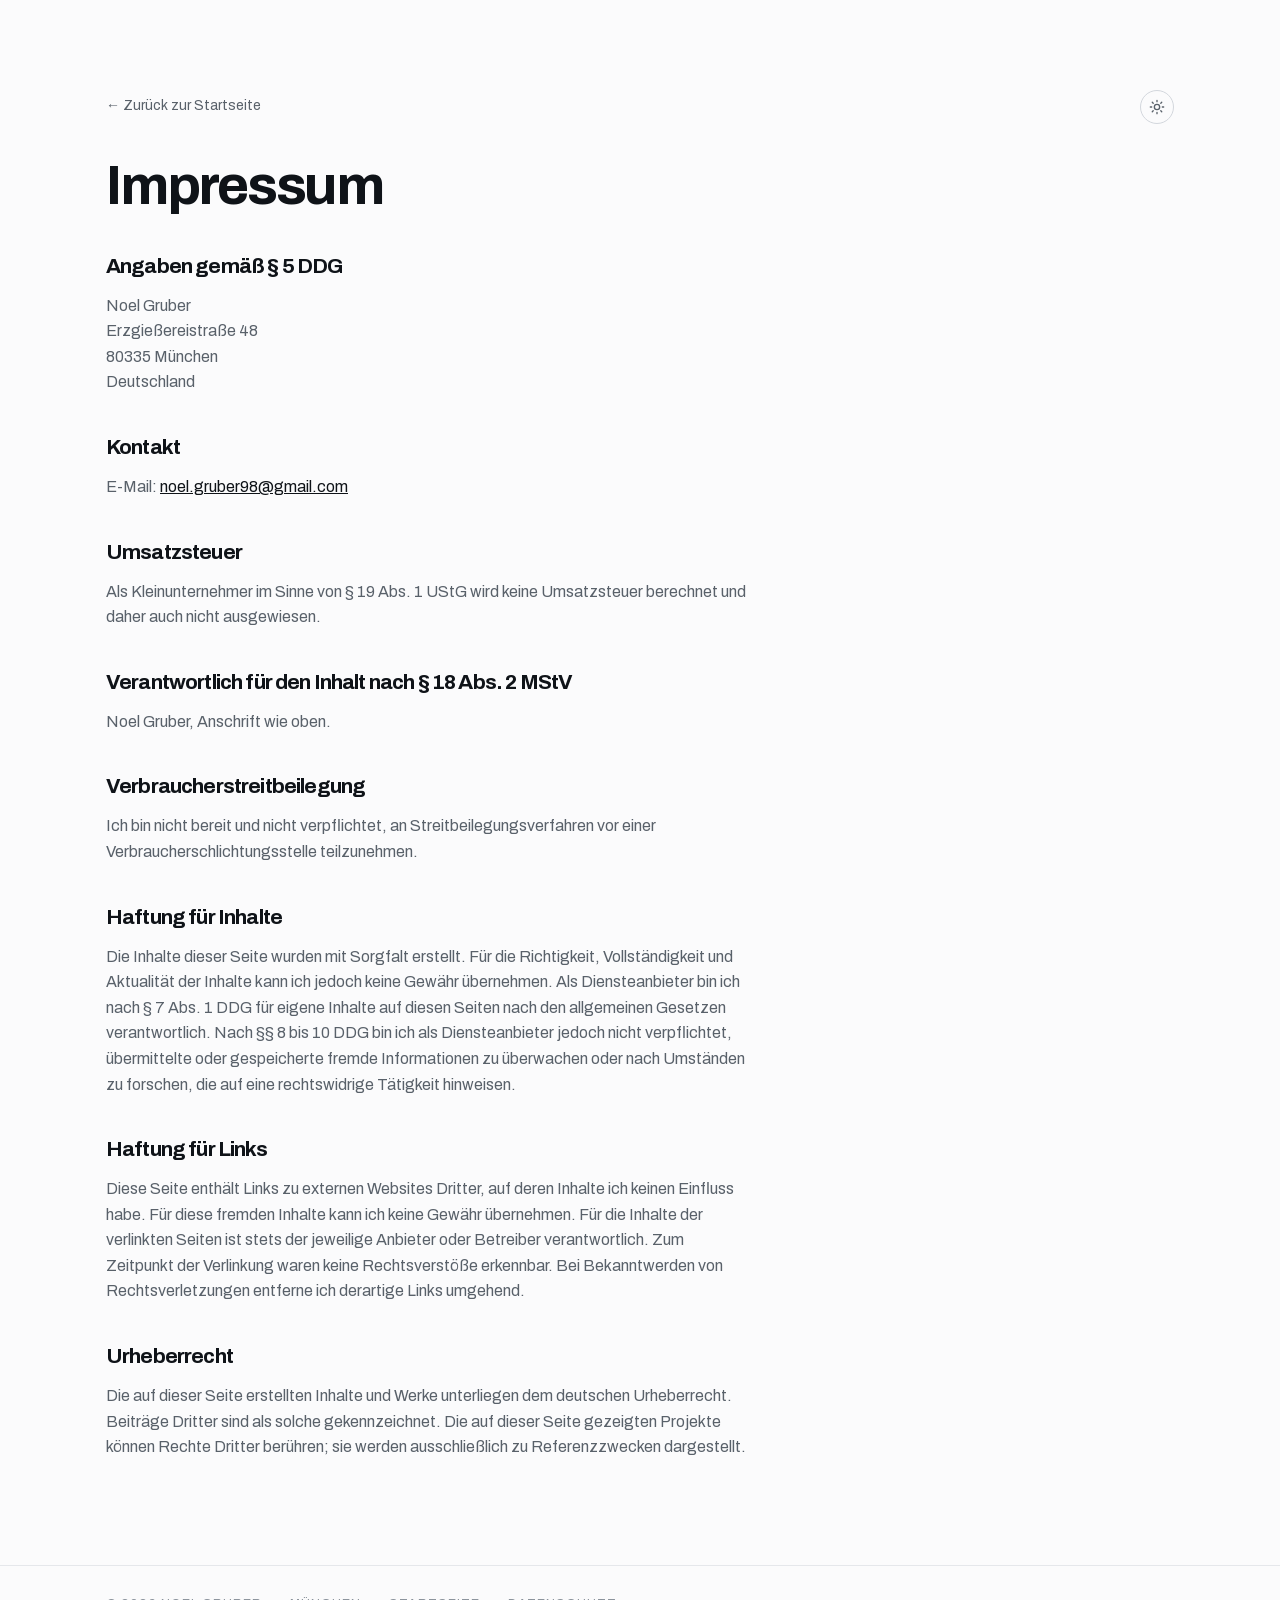
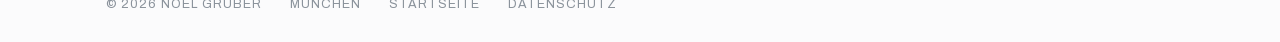
<file: impressum.html>
<!doctype html>
<html lang="de">
<head>
<meta charset="utf-8">
<meta name="viewport" content="width=device-width, initial-scale=1">
<title>Impressum von Noel Gruber</title>
<meta name="robots" content="noindex">
<meta name="theme-color" content="#070809">
<link rel="icon" href="/favicon.ico">
<link rel="icon" type="image/png" sizes="16x16" href="/favicon-16.png">
<link rel="icon" type="image/png" sizes="32x32" href="/favicon-32.png">
<link rel="apple-touch-icon" sizes="180x180" href="/apple-touch-icon.png">
<link rel="stylesheet" href="stil.css">
<script>(function(){try{var t=localStorage.getItem("theme");if(t==="light"||t==="dark")document.documentElement.setAttribute("data-theme",t);}catch(e){}})();</script>
</head>
<body>
<div class="wrap legal">
  <div class="kopf"><a class="back" href="index.html">← Zurück zur Startseite</a><span style="margin-left:auto"></span><button class="thema" type="button" aria-pressed="false" aria-label="Zur hellen Ansicht wechseln" title="Zur hellen Ansicht wechseln"><svg class="mond" viewBox="0 0 24 24" fill="none" stroke="currentColor" stroke-width="2" stroke-linecap="round" stroke-linejoin="round" aria-hidden="true"><path d="M21 12.8A9 9 0 1 1 11.2 3a7 7 0 0 0 9.8 9.8z"/></svg><svg class="sonne" viewBox="0 0 24 24" fill="none" stroke="currentColor" stroke-width="2" stroke-linecap="round" stroke-linejoin="round" aria-hidden="true"><circle cx="12" cy="12" r="4"/><path d="M12 2v2M12 20v2M4.9 4.9l1.4 1.4M17.7 17.7l1.4 1.4M2 12h2M20 12h2M4.9 19.1l1.4-1.4M17.7 6.3l1.4-1.4"/></svg></button></div>
  <h1>Impressum</h1>

  <h2>Angaben gemäß § 5 DDG</h2>
  <p>
    Noel Gruber<br>
    Erzgießereistraße 48<br>
    80335 München<br>
    Deutschland
  </p>

  <h2>Kontakt</h2>
  <p>E-Mail: <a href="mailto:noel.gruber98@gmail.com">noel.gruber98@gmail.com</a></p>

  <h2>Umsatzsteuer</h2>
  <p>
    Als Kleinunternehmer im Sinne von § 19 Abs. 1 UStG wird keine Umsatzsteuer
    berechnet und daher auch nicht ausgewiesen.
  </p>

  <h2>Verantwortlich für den Inhalt nach § 18 Abs. 2 MStV</h2>
  <p>Noel Gruber, Anschrift wie oben.</p>

  <h2>Verbraucherstreitbeilegung</h2>
  <p>
    Ich bin nicht bereit und nicht verpflichtet, an Streitbeilegungsverfahren vor einer
    Verbraucherschlichtungsstelle teilzunehmen.
  </p>

  <h2>Haftung für Inhalte</h2>
  <p>
    Die Inhalte dieser Seite wurden mit Sorgfalt erstellt. Für die Richtigkeit,
    Vollständigkeit und Aktualität der Inhalte kann ich jedoch keine Gewähr übernehmen.
    Als Diensteanbieter bin ich nach § 7 Abs. 1 DDG für eigene Inhalte auf diesen Seiten
    nach den allgemeinen Gesetzen verantwortlich. Nach §§ 8 bis 10 DDG bin ich als
    Diensteanbieter jedoch nicht verpflichtet, übermittelte oder gespeicherte fremde
    Informationen zu überwachen oder nach Umständen zu forschen, die auf eine rechtswidrige
    Tätigkeit hinweisen.
  </p>

  <h2>Haftung für Links</h2>
  <p>
    Diese Seite enthält Links zu externen Websites Dritter, auf deren Inhalte ich keinen
    Einfluss habe. Für diese fremden Inhalte kann ich keine Gewähr übernehmen. Für die
    Inhalte der verlinkten Seiten ist stets der jeweilige Anbieter oder Betreiber
    verantwortlich. Zum Zeitpunkt der Verlinkung waren keine Rechtsverstöße erkennbar.
    Bei Bekanntwerden von Rechtsverletzungen entferne ich derartige Links umgehend.
  </p>

  <h2>Urheberrecht</h2>
  <p>
    Die auf dieser Seite erstellten Inhalte und Werke unterliegen dem deutschen
    Urheberrecht. Beiträge Dritter sind als solche gekennzeichnet. Die auf dieser Seite
    gezeigten Projekte können Rechte Dritter berühren; sie werden ausschließlich zu
    Referenzzwecken dargestellt.
  </p>
</div>

<footer><div class="wrap">
  <span>© 2026 Noel Gruber</span>
  <span>München</span>
  <a href="index.html">Startseite</a>
  <a href="datenschutz.html">Datenschutz</a>
</div></footer>
<script src="seite.js"></script>
</body>
</html>
</file>
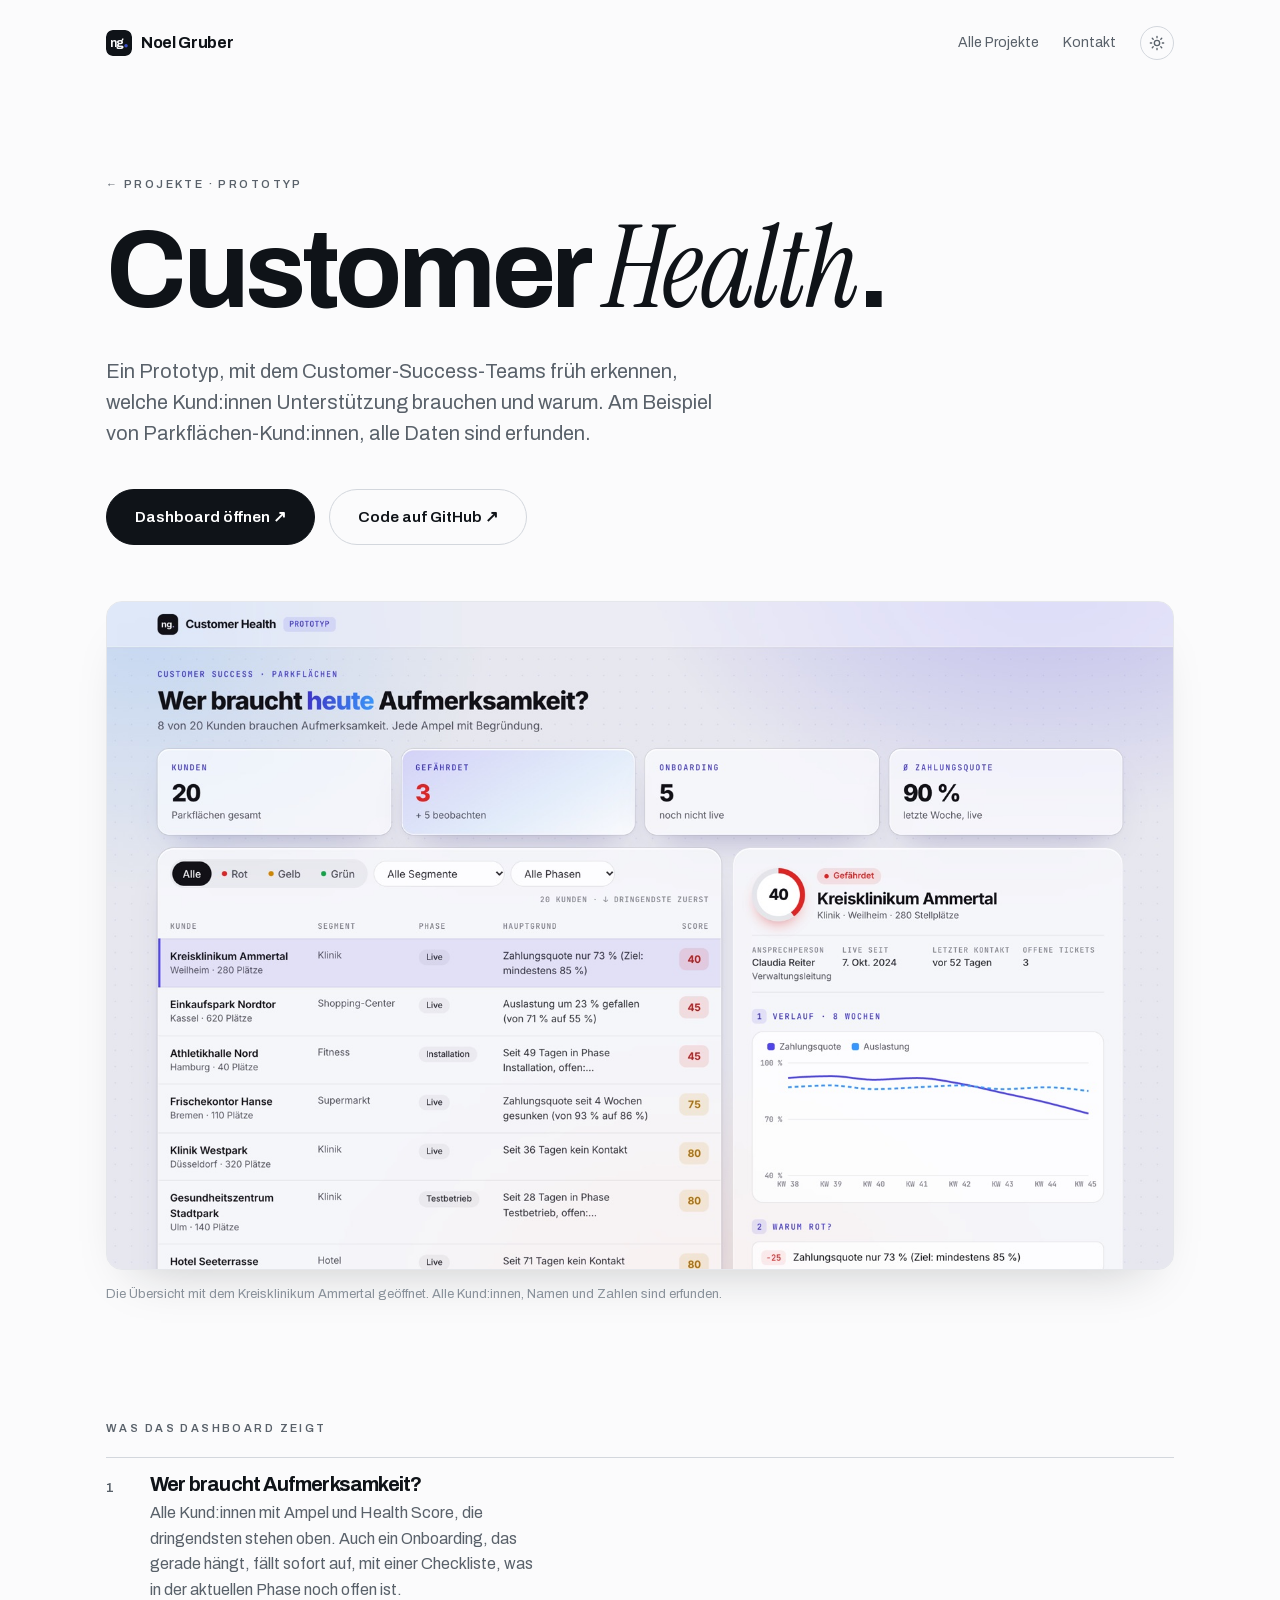
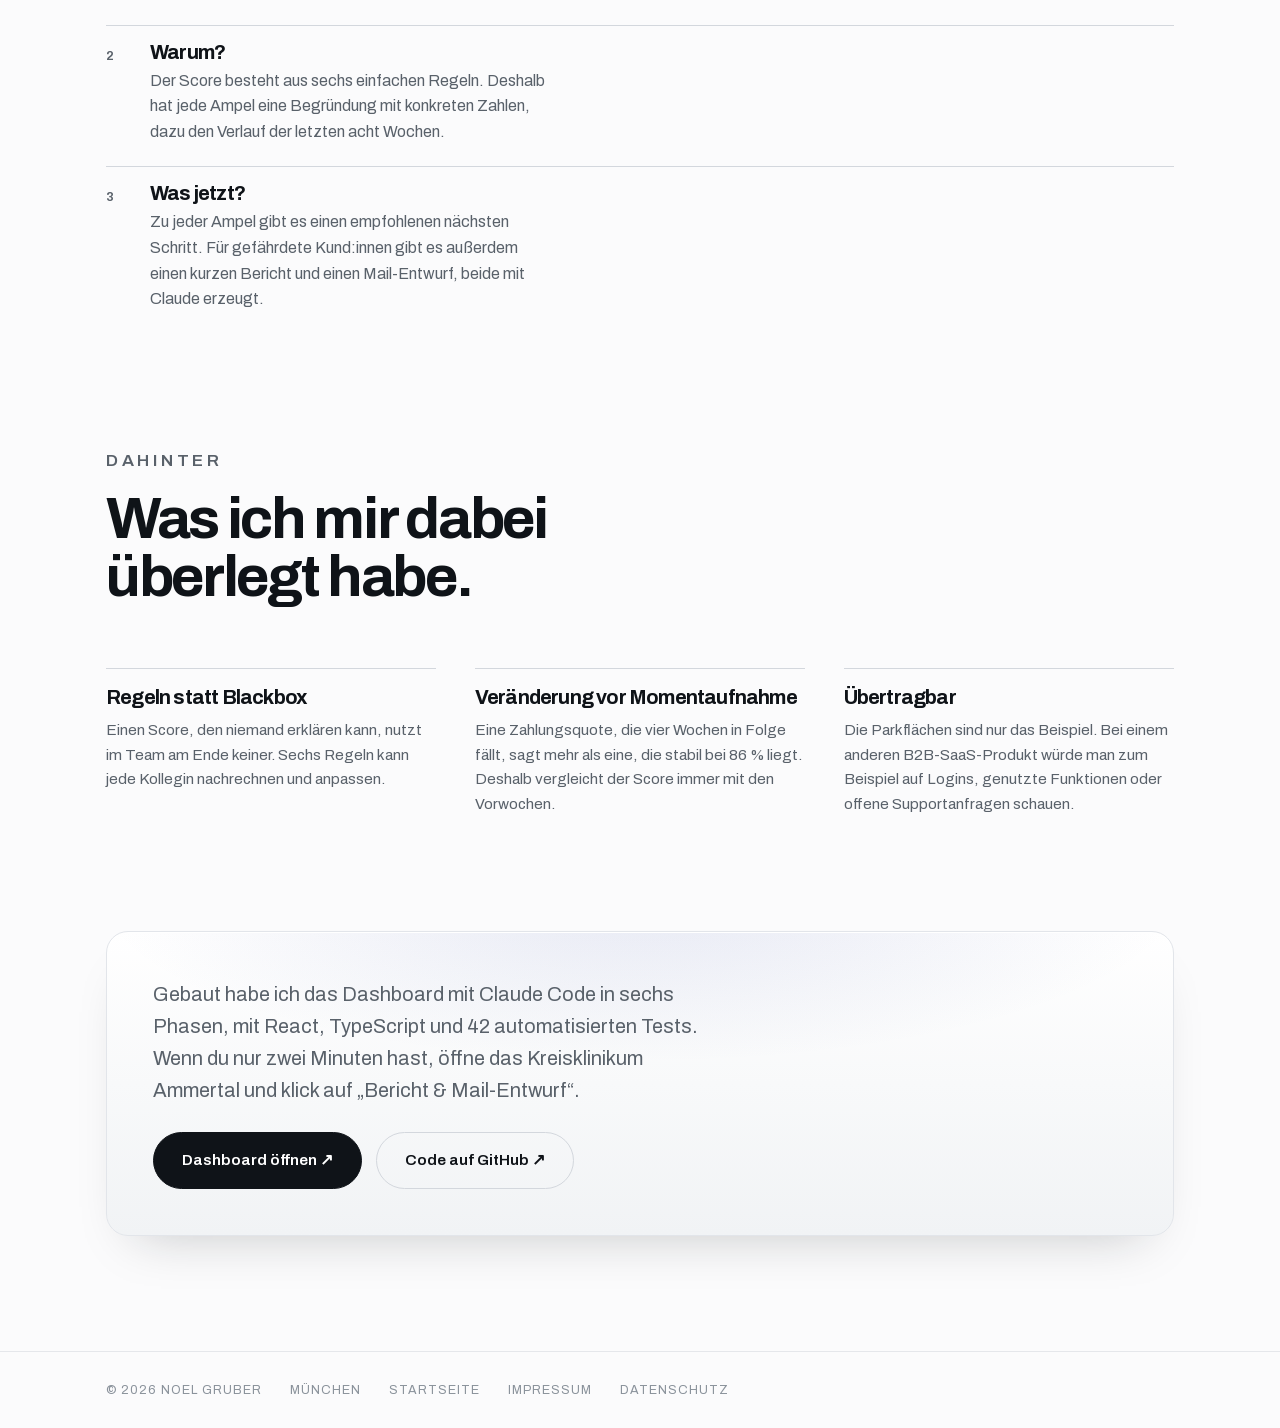
<file: projekte/customer-health-dashboard.html>
<!doctype html>
<html lang="de">
<head>
<meta charset="utf-8">
<meta name="viewport" content="width=device-width, initial-scale=1">
<title>Customer Health Dashboard · Noel Gruber</title>
<link rel="canonical" href="https://noelgruber.de/projekte/customer-health-dashboard">
<meta name="description" content="Prototyp eines Customer-Health-Dashboards mit Health Score, Begründung für jede Ampel, Onboarding-Checkliste sowie Bericht und Mail-Entwurf. Am Beispiel von Parkflächen-Kund:innen, alle Daten sind erfunden.">
<meta property="og:type" content="article">
<meta property="og:site_name" content="Noel Gruber">
<meta property="og:locale" content="de_DE">
<meta property="og:url" content="https://noelgruber.de/projekte/customer-health-dashboard">
<meta property="og:title" content="Customer Health Dashboard · Noel Gruber">
<meta property="og:description" content="Ein Prototyp, mit dem Customer-Success-Teams früh erkennen, welche Kund:innen Unterstützung brauchen und warum. Alle Daten sind erfunden.">
<meta property="og:image" content="https://noelgruber.de/bilder/projekte/customer-health-dashboard/uebersicht-neutral.jpg">
<meta property="og:image:width" content="1600">
<meta property="og:image:height" content="1000">
<meta property="og:image:alt" content="Customer Health Dashboard mit erfundenen Beispielkund:innen">
<meta name="twitter:card" content="summary_large_image">
<meta name="theme-color" content="#070809">
<link rel="preload" href="/schriften/archivo-latin.woff2" as="font" type="font/woff2" crossorigin>
<link rel="icon" href="/favicon.ico">
<link rel="icon" type="image/png" sizes="16x16" href="/favicon-16.png">
<link rel="icon" type="image/png" sizes="32x32" href="/favicon-32.png">
<link rel="apple-touch-icon" sizes="180x180" href="/apple-touch-icon.png">
<link rel="stylesheet" href="/stil.css">
<link rel="stylesheet" href="/projekte/projekt.css">
<script>(function(){try{var t=localStorage.getItem("theme");if(t==="light"||t==="dark")document.documentElement.setAttribute("data-theme",t);}catch(e){}})();</script>
</head>
<body>

<a class="skip" href="#inhalt">Zum Inhalt springen</a>

<div class="wrap">
  <nav class="nav">
    <a class="brand" href="/"><svg class="logo" viewBox="0 0 48 48" width="26" height="26" aria-hidden="true"><rect class="logo__feld" width="48" height="48" rx="11"/><text class="logo__text" x="20" y="31" text-anchor="middle" font-family="Archivo" font-weight="700" font-size="22" letter-spacing="-1.6">ng</text><circle class="logo__punkt" cx="37" cy="29" r="3.2"/></svg><span>Noel Gruber</span></a>
    <div class="navlinks">
      <a href="/#projekte">Alle Projekte</a>
      <a href="/#kontakt">Kontakt</a>
      <button class="thema" type="button" aria-pressed="false" aria-label="Zur hellen Ansicht wechseln" title="Zur hellen Ansicht wechseln"><svg class="mond" viewBox="0 0 24 24" fill="none" stroke="currentColor" stroke-width="2" stroke-linecap="round" stroke-linejoin="round" aria-hidden="true"><path d="M21 12.8A9 9 0 1 1 11.2 3a7 7 0 0 0 9.8 9.8z"/></svg><svg class="sonne" viewBox="0 0 24 24" fill="none" stroke="currentColor" stroke-width="2" stroke-linecap="round" stroke-linejoin="round" aria-hidden="true"><circle cx="12" cy="12" r="4"/><path d="M12 2v2M12 20v2M4.9 4.9l1.4 1.4M17.7 17.7l1.4 1.4M2 12h2M20 12h2M4.9 19.1l1.4-1.4M17.7 6.3l1.4-1.4"/></svg></button>
    </div>
  </nav>
</div>

<main id="inhalt">

<!-- ───────── Kopf ───────── -->
<header class="wrap pkopf">
  <p class="mono"><a class="zurueck" href="/#projekte">← Projekte</a> · Prototyp</p>
  <h1>Customer <span class="ser">Health</span>.</h1>
  <p class="sub">Ein Prototyp, mit dem Customer-Success-Teams früh erkennen, welche Kund:innen Unterstützung brauchen und warum. Am Beispiel von Parkflächen-Kund:innen, alle Daten sind erfunden.</p>
  <div class="cta">
    <a class="btn" href="/customerhealth" target="_blank" rel="noopener">Dashboard öffnen ↗</a>
    <a class="btn btn--g" href="https://github.com/NoelGru/customer-health" target="_blank" rel="noopener">Code auf GitHub ↗</a>
  </div>
</header>

<div class="wrap">
  <figure style="margin:0">
    <div class="shot">
      <img src="/bilder/projekte/customer-health-dashboard/uebersicht-neutral.jpg" alt="Customer Health Dashboard: vier Kennzahlen, Liste mit Ampel-Score und die Detailansicht des Kreisklinikums Ammertal mit 8-Wochen-Verlauf" width="1600" height="1000">
    </div>
    <figcaption class="shot-text">Die Übersicht mit dem Kreisklinikum Ammertal geöffnet. Alle Kund:innen, Namen und Zahlen sind erfunden.</figcaption>
  </figure>
</div>

<!-- ───────── Was es zeigt ───────── -->
<section><div class="wrap">
  <p class="mono">Was das Dashboard zeigt</p>
  <ol class="kurz-punkte">
    <li><h3>Wer braucht Aufmerksamkeit?</h3><p>Alle Kund:innen mit Ampel und Health Score, die dringendsten stehen oben. Auch ein Onboarding, das gerade hängt, fällt sofort auf, mit einer Checkliste, was in der aktuellen Phase noch offen ist.</p></li>
    <li><h3>Warum?</h3><p>Der Score besteht aus sechs einfachen Regeln. Deshalb hat jede Ampel eine Begründung mit konkreten Zahlen, dazu den Verlauf der letzten acht Wochen.</p></li>
    <li><h3>Was jetzt?</h3><p>Zu jeder Ampel gibt es einen empfohlenen nächsten Schritt. Für gefährdete Kund:innen gibt es außerdem einen kurzen Bericht und einen Mail-Entwurf, beide mit Claude erzeugt.</p></li>
  </ol>
</div></section>

<!-- ───────── Überlegungen ───────── -->
<section style="padding-top:0"><div class="wrap">
  <div class="hd">
    <p class="mono">Dahinter</p>
    <h2>Was ich mir dabei überlegt habe.</h2>
  </div>
  <div class="svc">
    <div><h3>Regeln statt Blackbox</h3><p>Einen Score, den niemand erklären kann, nutzt im Team am Ende keiner. Sechs Regeln kann jede Kollegin nachrechnen und anpassen.</p></div>
    <div><h3>Veränderung vor Momentaufnahme</h3><p>Eine Zahlungsquote, die vier Wochen in Folge fällt, sagt mehr als eine, die stabil bei 86 % liegt. Deshalb vergleicht der Score immer mit den Vorwochen.</p></div>
    <div><h3>Übertragbar</h3><p>Die Parkflächen sind nur das Beispiel. Bei einem anderen B2B-SaaS-Produkt würde man zum Beispiel auf Logins, genutzte Funktionen oder offene Supportanfragen schauen.</p></div>
  </div>
</div></section>

<!-- ───────── Ausprobieren ───────── -->
<section style="padding-top:0"><div class="wrap">
  <div class="kasten kurz-ende">
    <p>Gebaut habe ich das Dashboard mit Claude Code in sechs Phasen, mit React, TypeScript und 42 automatisierten Tests. Wenn du nur zwei Minuten hast, öffne das Kreisklinikum Ammertal und klick auf „Bericht &amp; Mail-Entwurf“.</p>
    <div class="cta">
      <a class="btn" href="/customerhealth#/kunde/c07" target="_blank" rel="noopener">Dashboard öffnen ↗</a>
      <a class="btn btn--g" href="https://github.com/NoelGru/customer-health" target="_blank" rel="noopener">Code auf GitHub ↗</a>
    </div>
  </div>
</div></section>

</main>

<footer><div class="wrap">
  <span>© 2026 Noel Gruber</span>
  <span>München</span>
  <a href="/">Startseite</a>
  <a href="/impressum.html">Impressum</a>
  <a href="/datenschutz.html">Datenschutz</a>
</div></footer>

<script src="/seite.js"></script>
</body>
</html>
</file>
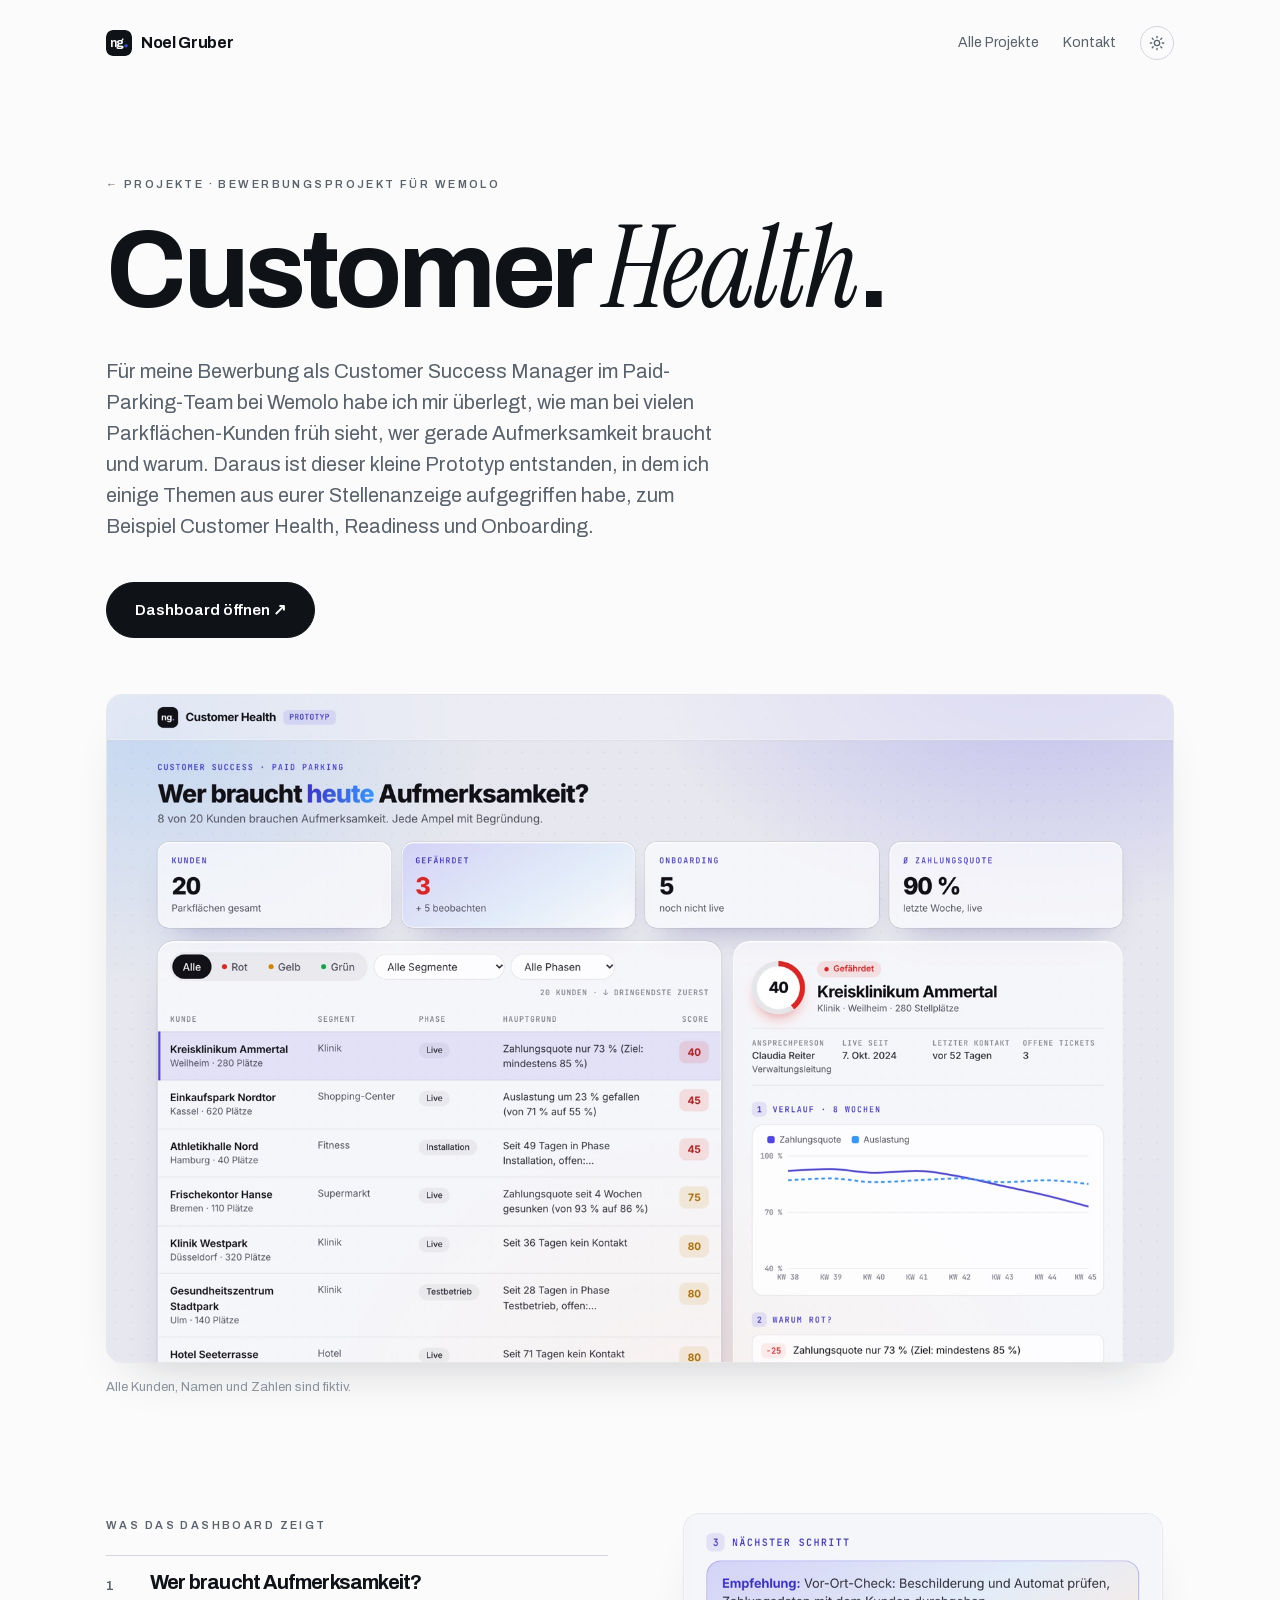
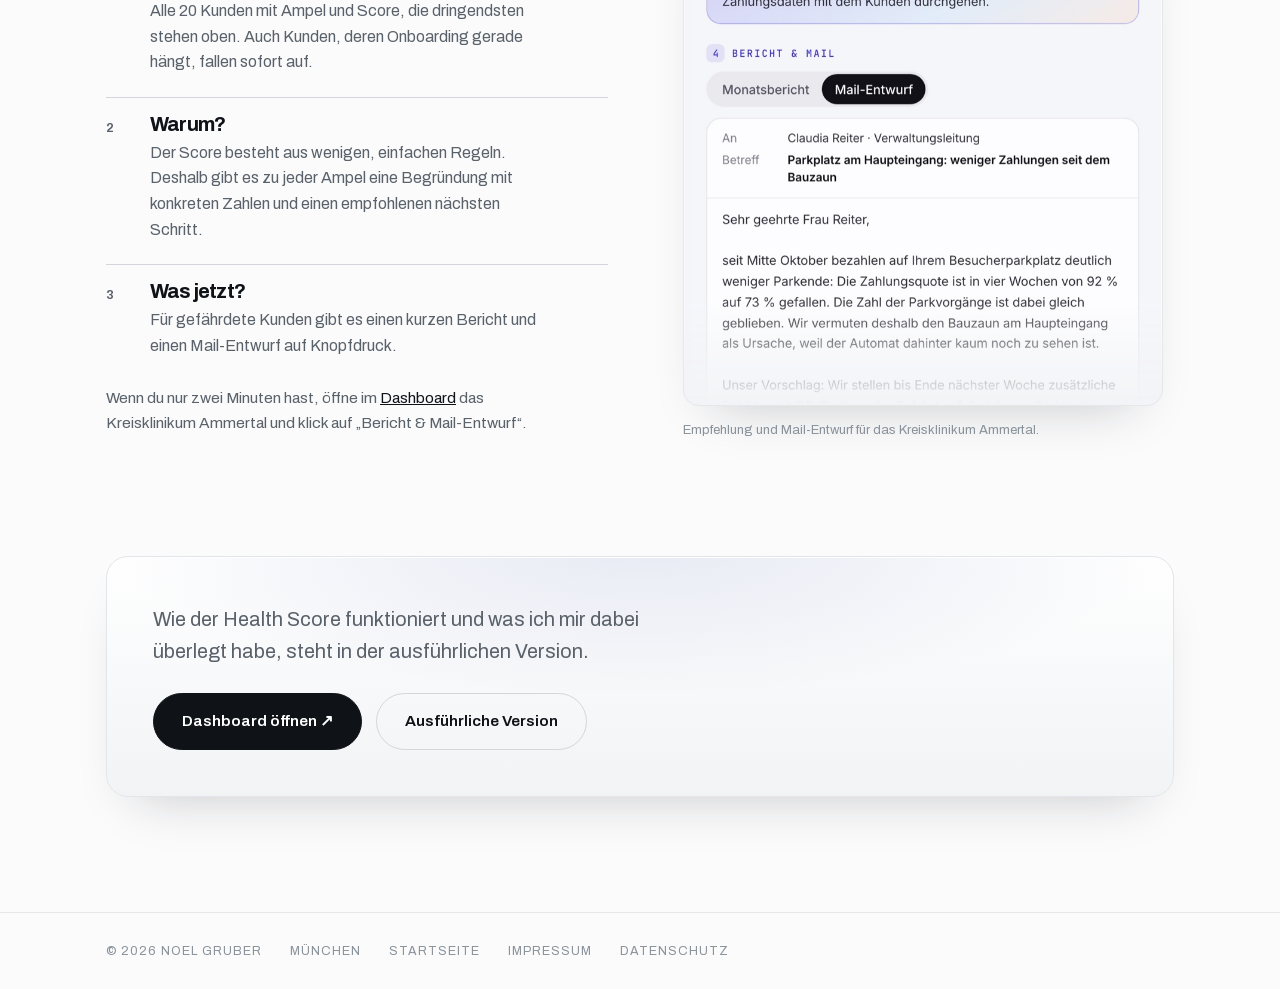
<file: projekte/customer-health.html>
<!doctype html>
<html lang="de">
<head>
<meta charset="utf-8">
<meta name="viewport" content="width=device-width, initial-scale=1">
<title>Customer Health Dashboard · Noel Gruber</title>
<meta name="robots" content="noindex, nofollow">
<meta name="description" content="Bewerbungsprojekt von Noel Gruber für das Paid-Parking-Team bei Wemolo: ein Dashboard, das zeigt, welche Parkflächen-Kunden gerade Aufmerksamkeit brauchen und warum.">
<meta property="og:type" content="article">
<meta property="og:site_name" content="Noel Gruber">
<meta property="og:locale" content="de_DE">
<meta property="og:url" content="https://noelgruber.de/projekte/customer-health">
<meta property="og:title" content="Customer Health Dashboard · Noel Gruber">
<meta property="og:description" content="Ein kleiner Prototyp, den ich für meine Bewerbung bei Wemolo gebaut habe. Er zeigt, welche Parkflächen-Kunden gerade Aufmerksamkeit brauchen und warum.">
<meta property="og:image" content="https://noelgruber.de/bilder/projekte/customer-health/uebersicht-2.jpg">
<meta property="og:image:width" content="1600">
<meta property="og:image:height" content="1000">
<meta property="og:image:alt" content="Customer Health Dashboard mit erfundenen Beispielkunden">
<meta name="twitter:card" content="summary_large_image">
<meta name="theme-color" content="#070809">
<link rel="preload" href="/schriften/archivo-latin.woff2" as="font" type="font/woff2" crossorigin>
<link rel="icon" href="/favicon.ico">
<link rel="icon" type="image/png" sizes="16x16" href="/favicon-16.png">
<link rel="icon" type="image/png" sizes="32x32" href="/favicon-32.png">
<link rel="apple-touch-icon" sizes="180x180" href="/apple-touch-icon.png">
<link rel="stylesheet" href="/stil.css">
<link rel="stylesheet" href="/projekte/projekt.css">
<script>(function(){try{var t=localStorage.getItem("theme");if(t==="light"||t==="dark")document.documentElement.setAttribute("data-theme",t);}catch(e){}})();</script>
</head>
<body>

<a class="skip" href="#inhalt">Zum Inhalt springen</a>

<div class="wrap">
  <nav class="nav">
    <a class="brand" href="/"><svg class="logo" viewBox="0 0 48 48" width="26" height="26" aria-hidden="true"><rect class="logo__feld" width="48" height="48" rx="11"/><text class="logo__text" x="20" y="31" text-anchor="middle" font-family="Archivo" font-weight="700" font-size="22" letter-spacing="-1.6">ng</text><circle class="logo__punkt" cx="37" cy="29" r="3.2"/></svg><span>Noel Gruber</span></a>
    <div class="navlinks">
      <a href="/#projekte">Alle Projekte</a>
      <a href="/#kontakt">Kontakt</a>
      <button class="thema" type="button" aria-pressed="false" aria-label="Zur hellen Ansicht wechseln" title="Zur hellen Ansicht wechseln"><svg class="mond" viewBox="0 0 24 24" fill="none" stroke="currentColor" stroke-width="2" stroke-linecap="round" stroke-linejoin="round" aria-hidden="true"><path d="M21 12.8A9 9 0 1 1 11.2 3a7 7 0 0 0 9.8 9.8z"/></svg><svg class="sonne" viewBox="0 0 24 24" fill="none" stroke="currentColor" stroke-width="2" stroke-linecap="round" stroke-linejoin="round" aria-hidden="true"><circle cx="12" cy="12" r="4"/><path d="M12 2v2M12 20v2M4.9 4.9l1.4 1.4M17.7 17.7l1.4 1.4M2 12h2M20 12h2M4.9 19.1l1.4-1.4M17.7 6.3l1.4-1.4"/></svg></button>
    </div>
  </nav>
</div>

<main id="inhalt">

<!-- ───────── Kopf ───────── -->
<header class="wrap pkopf">
  <p class="mono"><a class="zurueck" href="/#projekte">← Projekte</a> · Bewerbungsprojekt für Wemolo</p>
  <h1>Customer <span class="ser">Health</span>.</h1>
  <p class="sub">Für meine Bewerbung als Customer Success Manager im Paid-Parking-Team bei Wemolo habe ich mir überlegt, wie man bei vielen Parkflächen-Kunden früh sieht, wer gerade Aufmerksamkeit braucht und warum. Daraus ist dieser kleine Prototyp entstanden, in dem ich einige Themen aus eurer Stellenanzeige aufgegriffen habe, zum Beispiel Customer Health, Readiness und Onboarding.</p>
  <div class="cta">
    <a class="btn" href="/customerhealth" target="_blank" rel="noopener">Dashboard öffnen ↗</a>
  </div>
</header>

<div class="wrap">
  <figure style="margin:0">
    <div class="shot">
      <img src="/bilder/projekte/customer-health/uebersicht-2.jpg" alt="Customer Health Dashboard: vier Kennzahlen, Kundenliste mit Ampel-Score und die Detailansicht des Kreisklinikums Ammertal" width="1600" height="1000">
    </div>
    <figcaption class="shot-text">Alle Kunden, Namen und Zahlen sind fiktiv.</figcaption>
  </figure>
</div>

<!-- ───────── Was es zeigt ───────── -->
<section><div class="wrap">
  <div class="kurz">
    <div>
      <p class="mono">Was das Dashboard zeigt</p>
      <ol class="kurz-punkte">
        <li><h3>Wer braucht Aufmerksamkeit?</h3><p>Alle 20 Kunden mit Ampel und Score, die dringendsten stehen oben. Auch Kunden, deren Onboarding gerade hängt, fallen sofort auf.</p></li>
        <li><h3>Warum?</h3><p>Der Score besteht aus wenigen, einfachen Regeln. Deshalb gibt es zu jeder Ampel eine Begründung mit konkreten Zahlen und einen empfohlenen nächsten Schritt.</p></li>
        <li><h3>Was jetzt?</h3><p>Für gefährdete Kunden gibt es einen kurzen Bericht und einen Mail-Entwurf auf Knopfdruck.</p></li>
      </ol>
      <p class="kurz-tipp">Wenn du nur zwei Minuten hast, öffne im <a href="/customerhealth#/kunde/c07" target="_blank" rel="noopener">Dashboard</a> das Kreisklinikum Ammertal und klick auf „Bericht &amp; Mail-Entwurf“.</p>
    </div>
    <figure class="kurz-bild">
      <div class="shot shot--fade">
        <img src="/bilder/projekte/customer-health/mail-kurz.jpg" alt="Empfehlung „Vor-Ort-Check“ und Anfang des Mail-Entwurfs an Claudia Reiter vom Kreisklinikum Ammertal" width="800" height="822" loading="lazy">
      </div>
      <figcaption class="shot-text">Empfehlung und Mail-Entwurf für das Kreisklinikum Ammertal.</figcaption>
    </figure>
  </div>
</div></section>

<!-- ───────── Weiter ───────── -->
<section style="padding-top:0"><div class="wrap">
  <div class="kasten kurz-ende">
    <p>Wie der Health Score funktioniert und was ich mir dabei überlegt habe, steht in der ausführlichen Version.</p>
    <div class="cta">
      <a class="btn" href="/customerhealth" target="_blank" rel="noopener">Dashboard öffnen ↗</a>
      <a class="btn btn--g" href="/projekte/customer-health/details">Ausführliche Version</a>
    </div>
  </div>
</div></section>

</main>

<footer><div class="wrap">
  <span>© 2026 Noel Gruber</span>
  <span>München</span>
  <a href="/">Startseite</a>
  <a href="/impressum.html">Impressum</a>
  <a href="/datenschutz.html">Datenschutz</a>
</div></footer>

<script src="/seite.js"></script>
</body>
</html>
</file>
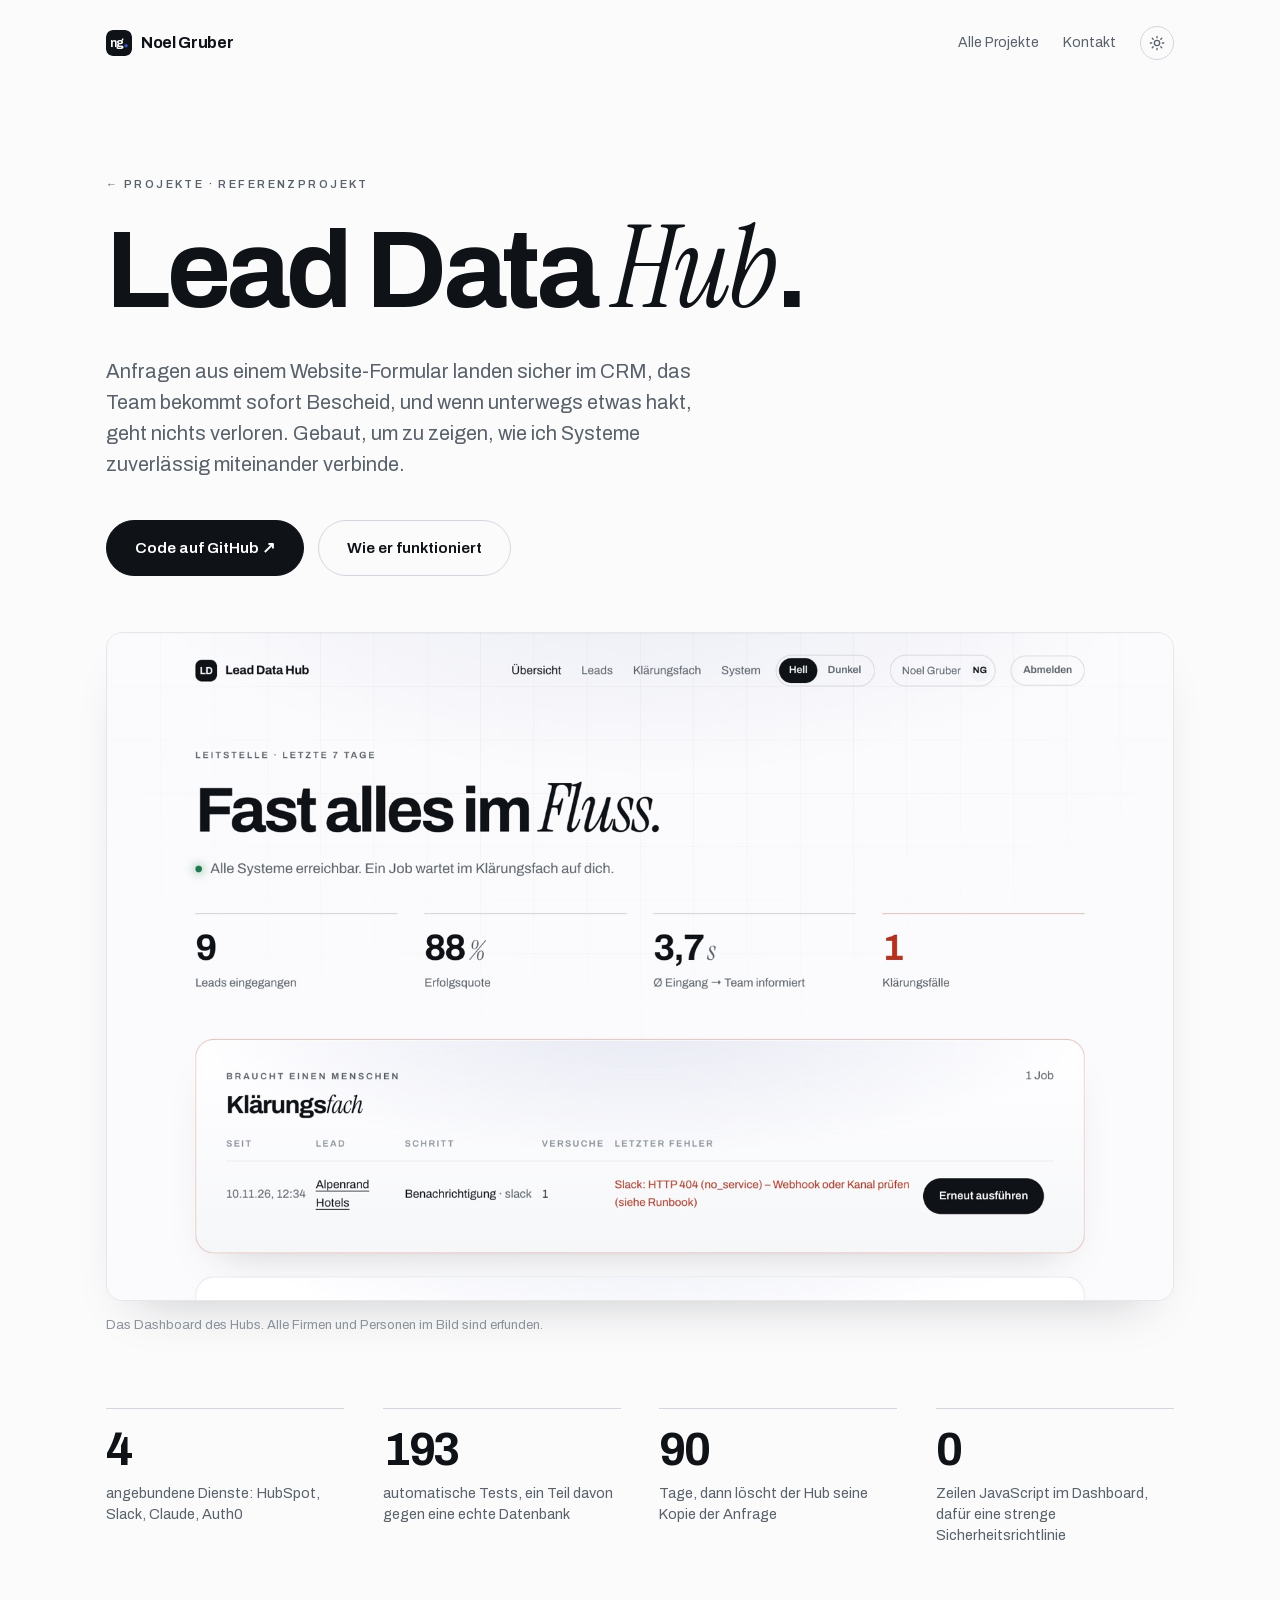
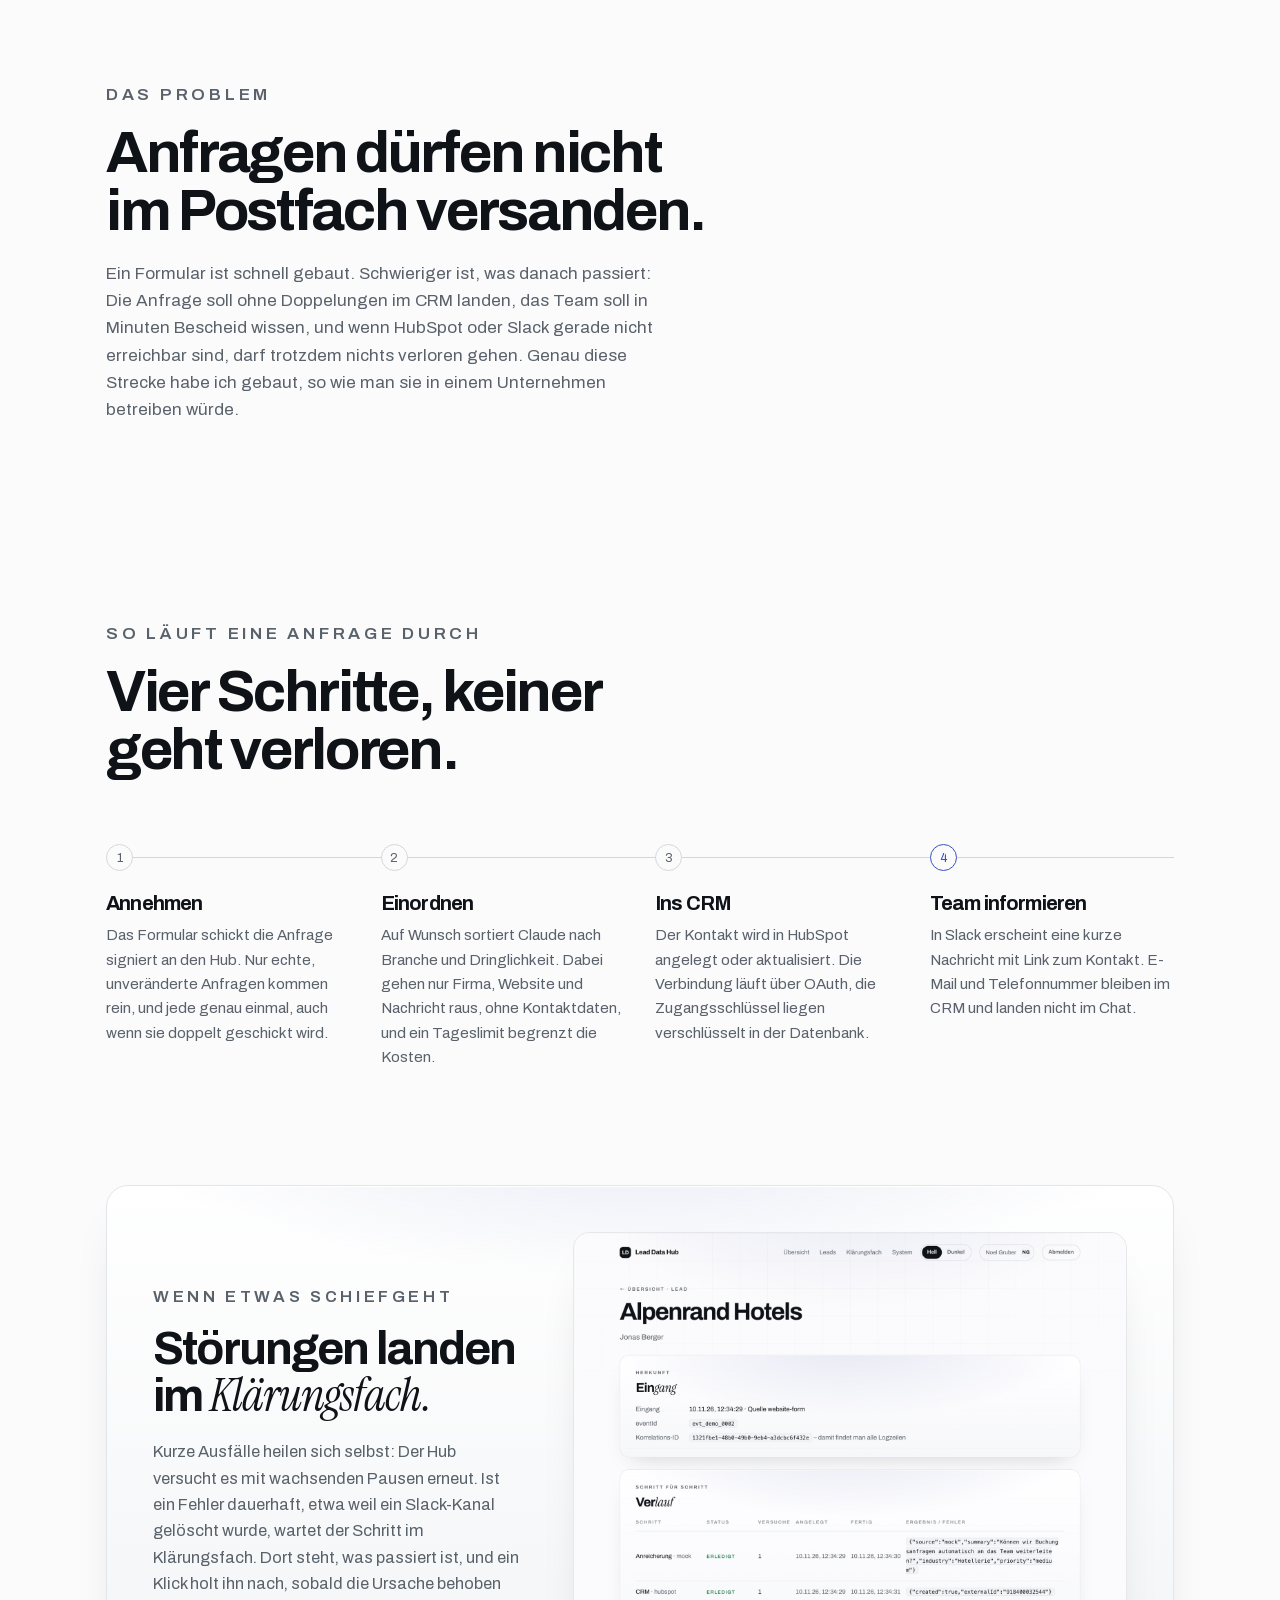
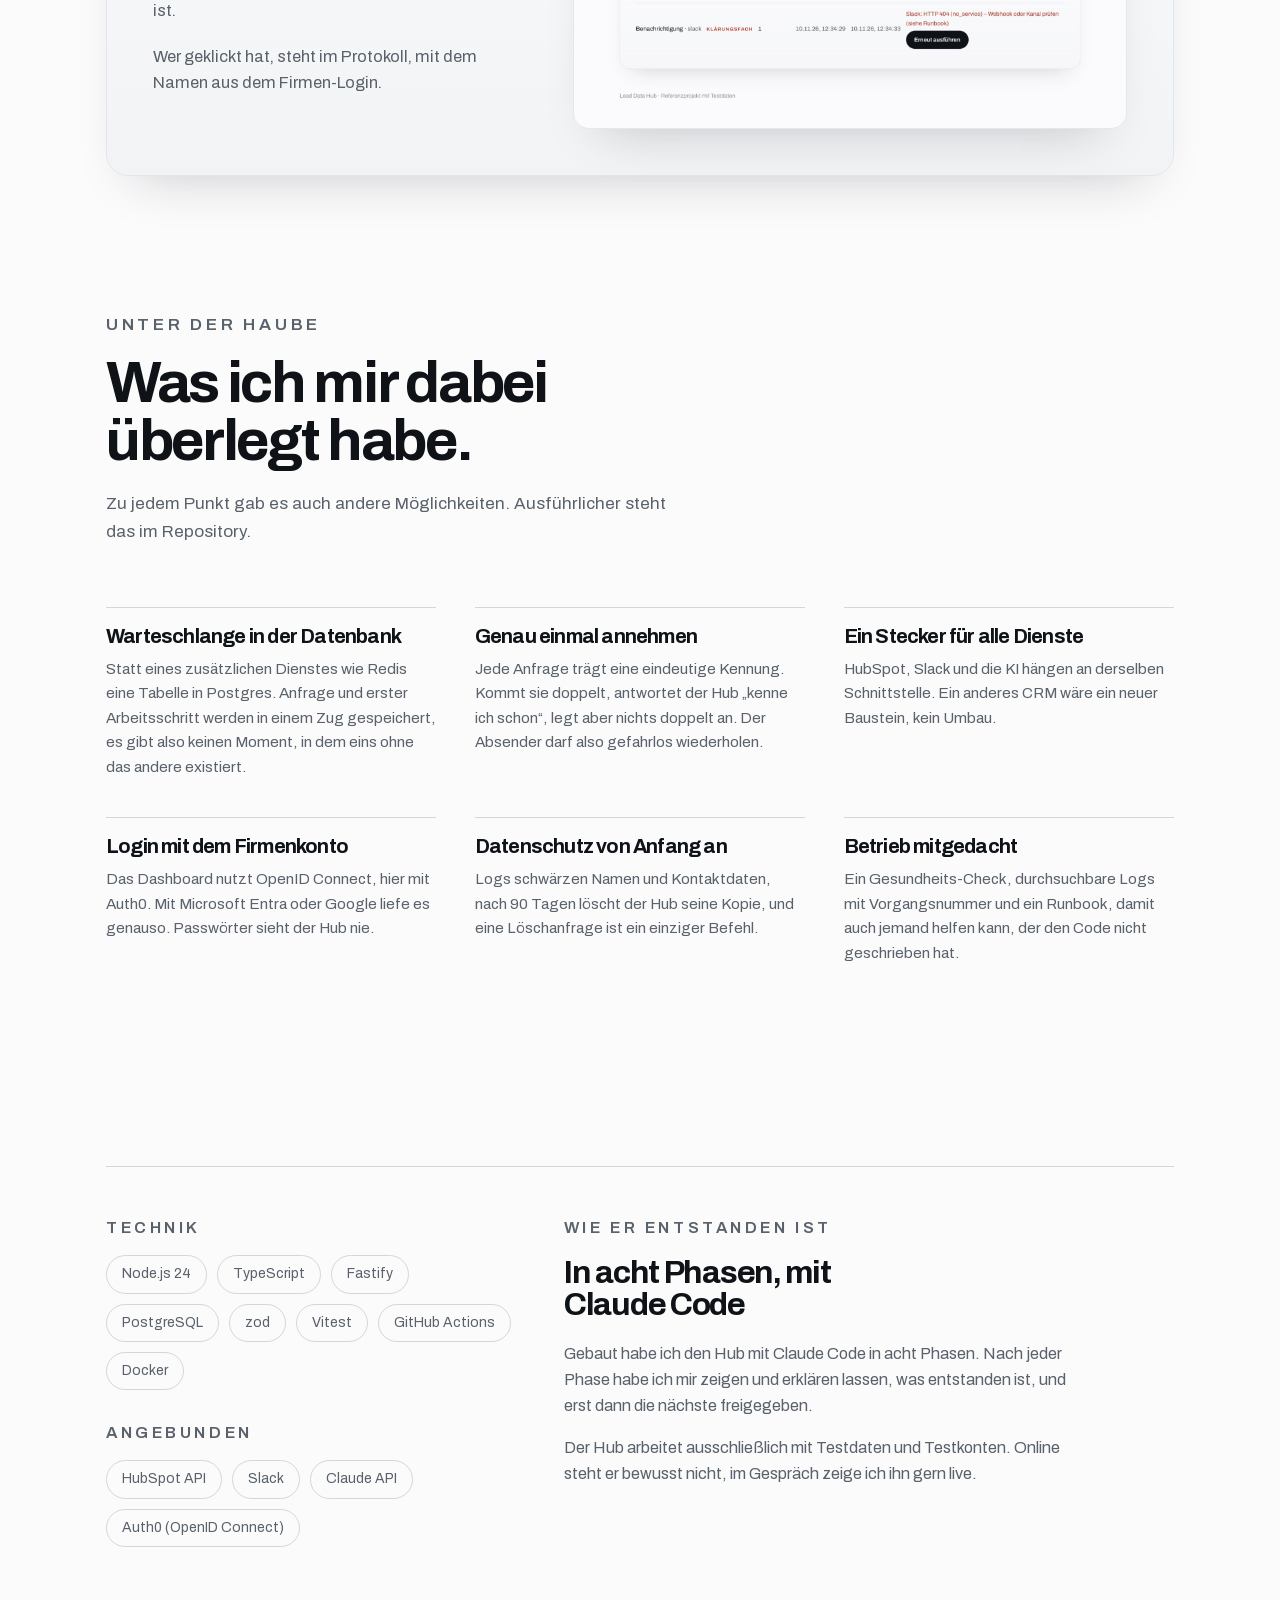
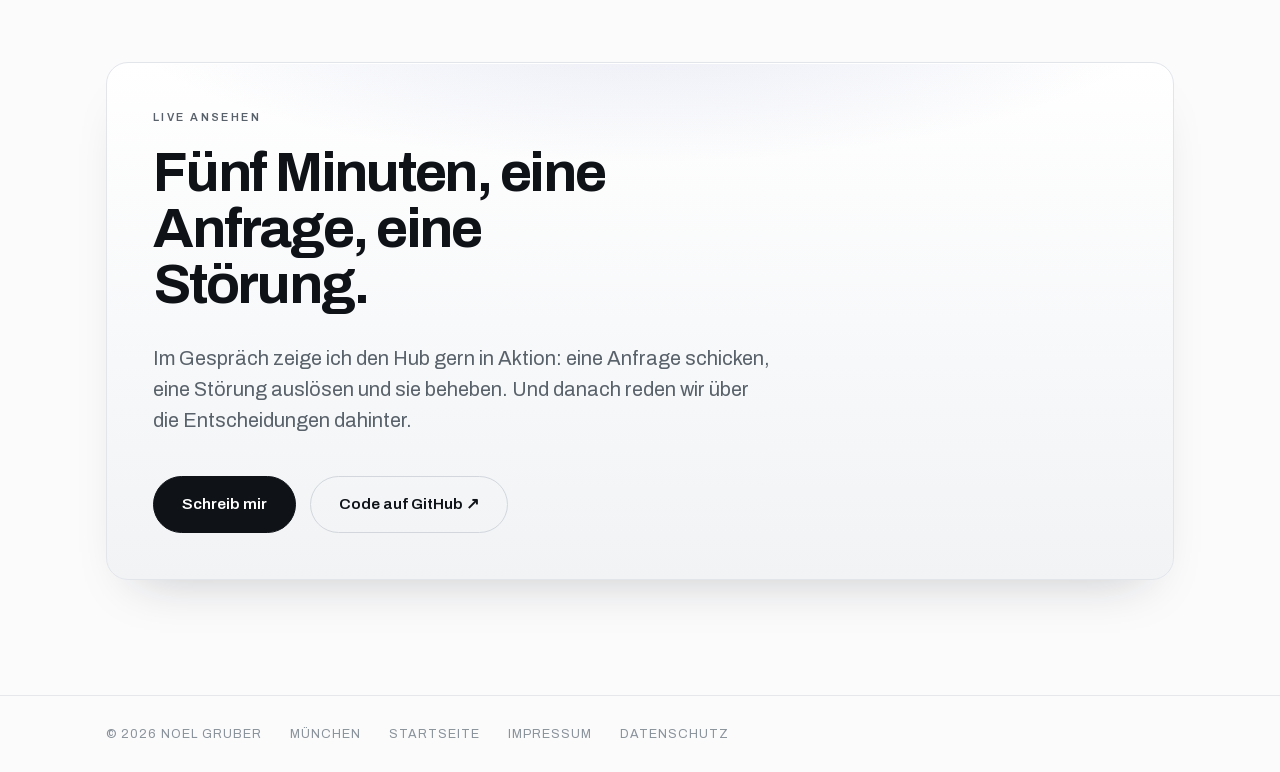
<file: projekte/lead-data-hub.html>
<!doctype html>
<html lang="de">
<head>
<meta charset="utf-8">
<meta name="viewport" content="width=device-width, initial-scale=1">
<title>Lead Data Hub · Noel Gruber</title>
<meta name="description" content="Referenzprojekt von Noel Gruber: Anfragen aus einem Website-Formular landen sicher im CRM, das Team bekommt sofort Bescheid, und wenn unterwegs etwas hakt, geht nichts verloren.">
<meta property="og:type" content="article">
<meta property="og:site_name" content="Noel Gruber">
<meta property="og:locale" content="de_DE">
<meta property="og:url" content="https://noelgruber.de/projekte/lead-data-hub">
<meta property="og:title" content="Lead Data Hub · Noel Gruber">
<meta property="og:description" content="Webhook, Warteschlange, HubSpot, Slack, KI und ein Dashboard mit Firmen-Login – gebaut, wie man es in einem Unternehmen betreiben würde.">
<meta property="og:image" content="https://noelgruber.de/bilder/projekte/lead-data-hub/uebersicht-dunkel.jpg">
<meta property="og:image:width" content="1600">
<meta property="og:image:height" content="1000">
<meta property="og:image:alt" content="Dashboard des Lead Data Hub mit erfundenen Beispiel-Anfragen">
<meta name="twitter:card" content="summary_large_image">
<meta name="theme-color" content="#070809">
<link rel="preload" href="/schriften/archivo-latin.woff2" as="font" type="font/woff2" crossorigin>
<link rel="icon" href="/favicon.ico">
<link rel="icon" type="image/png" sizes="16x16" href="/favicon-16.png">
<link rel="icon" type="image/png" sizes="32x32" href="/favicon-32.png">
<link rel="apple-touch-icon" sizes="180x180" href="/apple-touch-icon.png">
<link rel="stylesheet" href="/stil.css">
<link rel="stylesheet" href="/projekte/projekt.css">
<script>(function(){try{var t=localStorage.getItem("theme");if(t==="light"||t==="dark")document.documentElement.setAttribute("data-theme",t);}catch(e){}})();</script>
</head>
<body>

<a class="skip" href="#inhalt">Zum Inhalt springen</a>

<div class="wrap">
  <nav class="nav">
    <a class="brand" href="/"><svg class="logo" viewBox="0 0 48 48" width="26" height="26" aria-hidden="true"><rect class="logo__feld" width="48" height="48" rx="11"/><text class="logo__text" x="20" y="31" text-anchor="middle" font-family="Archivo" font-weight="700" font-size="22" letter-spacing="-1.6">ng</text><circle class="logo__punkt" cx="37" cy="29" r="3.2"/></svg><span>Noel Gruber</span></a>
    <div class="navlinks">
      <a href="/#projekte">Alle Projekte</a>
      <a href="/#kontakt">Kontakt</a>
      <button class="thema" type="button" aria-pressed="false" aria-label="Zur hellen Ansicht wechseln" title="Zur hellen Ansicht wechseln"><svg class="mond" viewBox="0 0 24 24" fill="none" stroke="currentColor" stroke-width="2" stroke-linecap="round" stroke-linejoin="round" aria-hidden="true"><path d="M21 12.8A9 9 0 1 1 11.2 3a7 7 0 0 0 9.8 9.8z"/></svg><svg class="sonne" viewBox="0 0 24 24" fill="none" stroke="currentColor" stroke-width="2" stroke-linecap="round" stroke-linejoin="round" aria-hidden="true"><circle cx="12" cy="12" r="4"/><path d="M12 2v2M12 20v2M4.9 4.9l1.4 1.4M17.7 17.7l1.4 1.4M2 12h2M20 12h2M4.9 19.1l1.4-1.4M17.7 6.3l1.4-1.4"/></svg></button>
    </div>
  </nav>
</div>

<main id="inhalt">

<!-- ───────── Kopf ───────── -->
<header class="wrap pkopf">
  <p class="mono"><a class="zurueck" href="/#projekte">← Projekte</a> · Referenzprojekt</p>
  <h1>Lead Data <span class="ser">Hub</span>.</h1>
  <p class="sub">Anfragen aus einem Website-Formular landen sicher im CRM, das Team bekommt sofort Bescheid, und wenn unterwegs etwas hakt, geht nichts verloren. Gebaut, um zu zeigen, wie ich Systeme zuverlässig miteinander verbinde.</p>
  <div class="cta">
    <a class="btn" href="https://github.com/NoelGru/lead-data-hub" target="_blank" rel="noopener">Code auf GitHub ↗</a>
    <a class="btn btn--g" href="#ablauf">Wie er funktioniert</a>
  </div>
</header>

<div class="wrap">
  <figure style="margin:0">
    <div class="shot">
      <img class="bild-dunkel" src="/bilder/projekte/lead-data-hub/uebersicht-dunkel.jpg" alt="Dashboard des Lead Data Hub: Kennzahlen, ein Fall im Klärungsfach mit Knopf „Erneut ausführen“" width="1600" height="1000">
      <img class="bild-hell" src="/bilder/projekte/lead-data-hub/uebersicht-hell.jpg" alt="Dashboard des Lead Data Hub in der hellen Ansicht" width="1600" height="1000" loading="lazy">
    </div>
    <figcaption class="shot-text">Das Dashboard des Hubs. Alle Firmen und Personen im Bild sind erfunden.</figcaption>
  </figure>

  <div class="zahlen">
    <div><b>4</b><span>angebundene Dienste: HubSpot, Slack, Claude, Auth0</span></div>
    <div><b>193</b><span>automatische Tests, ein Teil davon gegen eine echte Datenbank</span></div>
    <div><b>90</b><span>Tage, dann löscht der Hub seine Kopie der Anfrage</span></div>
    <div><b>0</b><span>Zeilen JavaScript im Dashboard, dafür eine strenge Sicherheitsrichtlinie</span></div>
  </div>
</div>

<!-- ───────── Problem ───────── -->
<section><div class="wrap">
  <div class="hd">
    <p class="mono">Das Problem</p>
    <h2>Anfragen dürfen nicht im Postfach versanden.</h2>
    <p>Ein Formular ist schnell gebaut. Schwieriger ist, was danach passiert: Die Anfrage soll ohne Doppelungen im CRM landen, das Team soll in Minuten Bescheid wissen, und wenn HubSpot oder Slack gerade nicht erreichbar sind, darf trotzdem nichts verloren gehen. Genau diese Strecke habe ich gebaut, so wie man sie in einem Unternehmen betreiben würde.</p>
  </div>
</div></section>

<!-- ───────── Ablauf ───────── -->
<section id="ablauf" style="padding-top:0"><div class="wrap">
  <div class="hd">
    <p class="mono">So läuft eine Anfrage durch</p>
    <h2>Vier Schritte, keiner geht verloren.</h2>
  </div>
  <ol class="steps">
    <li><span class="sn">1</span><h3>Annehmen</h3><p>Das Formular schickt die Anfrage signiert an den Hub. Nur echte, unveränderte Anfragen kommen rein, und jede genau einmal, auch wenn sie doppelt geschickt wird.</p></li>
    <li><span class="sn">2</span><h3>Einordnen</h3><p>Auf Wunsch sortiert Claude nach Branche und Dringlichkeit. Dabei gehen nur Firma, Website und Nachricht raus, ohne Kontaktdaten, und ein Tageslimit begrenzt die Kosten.</p></li>
    <li><span class="sn">3</span><h3>Ins CRM</h3><p>Der Kontakt wird in HubSpot angelegt oder aktualisiert. Die Verbindung läuft über OAuth, die Zugangsschlüssel liegen verschlüsselt in der Datenbank.</p></li>
    <li><span class="sn">4</span><h3>Team informieren</h3><p>In Slack erscheint eine kurze Nachricht mit Link zum Kontakt. E-Mail und Telefonnummer bleiben im CRM und landen nicht im Chat.</p></li>
  </ol>
</div></section>

<!-- ───────── Störung ───────── -->
<section style="padding-top:0"><div class="wrap">
  <div class="kasten"><div class="stoerung">
    <div>
      <p class="mono">Wenn etwas schiefgeht</p>
      <h2>Störungen landen im <span class="ser">Klärungsfach.</span></h2>
      <p>Kurze Ausfälle heilen sich selbst: Der Hub versucht es mit wachsenden Pausen erneut. Ist ein Fehler dauerhaft, etwa weil ein Slack-Kanal gelöscht wurde, wartet der Schritt im Klärungsfach. Dort steht, was passiert ist, und ein Klick holt ihn nach, sobald die Ursache behoben ist.</p>
      <p>Wer geklickt hat, steht im Protokoll, mit dem Namen aus dem Firmen-Login.</p>
    </div>
    <div class="shot">
      <img class="bild-dunkel" src="/bilder/projekte/lead-data-hub/verlauf-dunkel.jpg" alt="Verlauf einer Anfrage: Einordnung und CRM erledigt, Slack-Nachricht im Klärungsfach mit Knopf „Erneut ausführen“" width="1600" height="1437" loading="lazy">
      <img class="bild-hell" src="/bilder/projekte/lead-data-hub/verlauf-hell.jpg" alt="Verlauf einer Anfrage in der hellen Ansicht" width="1600" height="1437" loading="lazy">
    </div>
  </div></div>
</div></section>

<!-- ───────── Entscheidungen ───────── -->
<section style="padding-top:0"><div class="wrap">
  <div class="hd">
    <p class="mono">Unter der Haube</p>
    <h2>Was ich mir dabei überlegt habe.</h2>
    <p>Zu jedem Punkt gab es auch andere Möglichkeiten. Ausführlicher steht das im Repository.</p>
  </div>
  <div class="svc">
    <div><h3>Warteschlange in der Datenbank</h3><p>Statt eines zusätzlichen Dienstes wie Redis eine Tabelle in Postgres. Anfrage und erster Arbeitsschritt werden in einem Zug gespeichert, es gibt also keinen Moment, in dem eins ohne das andere existiert.</p></div>
    <div><h3>Genau einmal annehmen</h3><p>Jede Anfrage trägt eine eindeutige Kennung. Kommt sie doppelt, antwortet der Hub „kenne ich schon“, legt aber nichts doppelt an. Der Absender darf also gefahrlos wiederholen.</p></div>
    <div><h3>Ein Stecker für alle Dienste</h3><p>HubSpot, Slack und die KI hängen an derselben Schnittstelle. Ein anderes CRM wäre ein neuer Baustein, kein Umbau.</p></div>
    <div><h3>Login mit dem Firmenkonto</h3><p>Das Dashboard nutzt OpenID Connect, hier mit Auth0. Mit Microsoft Entra oder Google liefe es genauso. Passwörter sieht der Hub nie.</p></div>
    <div><h3>Datenschutz von Anfang an</h3><p>Logs schwärzen Namen und Kontaktdaten, nach 90 Tagen löscht der Hub seine Kopie, und eine Löschanfrage ist ein einziger Befehl.</p></div>
    <div><h3>Betrieb mitgedacht</h3><p>Ein Gesundheits-Check, durchsuchbare Logs mit Vorgangsnummer und ein Runbook, damit auch jemand helfen kann, der den Code nicht geschrieben hat.</p></div>
  </div>
</div></section>

<!-- ───────── Technik und Entstehung ───────── -->
<section style="padding-top:0"><div class="wrap">
  <div class="how">
    <div class="technik">
      <p class="mono">Technik</p>
      <ul class="chips">
        <li>Node.js 24</li><li>TypeScript</li><li>Fastify</li><li>PostgreSQL</li><li>zod</li><li>Vitest</li><li>GitHub Actions</li><li>Docker</li>
      </ul>
      <p class="mono">Angebunden</p>
      <ul class="chips">
        <li>HubSpot API</li><li>Slack</li><li>Claude API</li><li>Auth0 (OpenID Connect)</li>
      </ul>
    </div>
    <div>
      <p class="mono">Wie er entstanden ist</p>
      <h3 class="howh">In acht Phasen, mit Claude Code</h3>
      <p>Gebaut habe ich den Hub mit Claude Code in acht Phasen. Nach jeder Phase habe ich mir zeigen und erklären lassen, was entstanden ist, und erst dann die nächste freigegeben.</p>
      <p>Der Hub arbeitet ausschließlich mit Testdaten und Testkonten. Online steht er bewusst nicht, im Gespräch zeige ich ihn gern live.</p>
    </div>
  </div>
</div></section>

<!-- ───────── Kontakt ───────── -->
<section class="contact" style="padding-top:0"><div class="wrap">
  <div class="kasten">
    <p class="mono">Live ansehen</p>
    <h2>Fünf Minuten, eine Anfrage, eine Störung.</h2>
    <p class="sub">Im Gespräch zeige ich den Hub gern in Aktion: eine Anfrage schicken, eine Störung auslösen und sie beheben. Und danach reden wir über die Entscheidungen dahinter.</p>
    <div class="cta">
      <a class="btn" href="mailto:noel.gruber98@gmail.com?subject=Lead%20Data%20Hub">Schreib mir</a>
      <a class="btn btn--g" href="https://github.com/NoelGru/lead-data-hub" target="_blank" rel="noopener">Code auf GitHub ↗</a>
    </div>
  </div>
</div></section>

</main>

<footer><div class="wrap">
  <span>© 2026 Noel Gruber</span>
  <span>München</span>
  <a href="/">Startseite</a>
  <a href="/impressum.html">Impressum</a>
  <a href="/datenschutz.html">Datenschutz</a>
</div></footer>

<script src="/seite.js"></script>
</body>
</html>
</file>
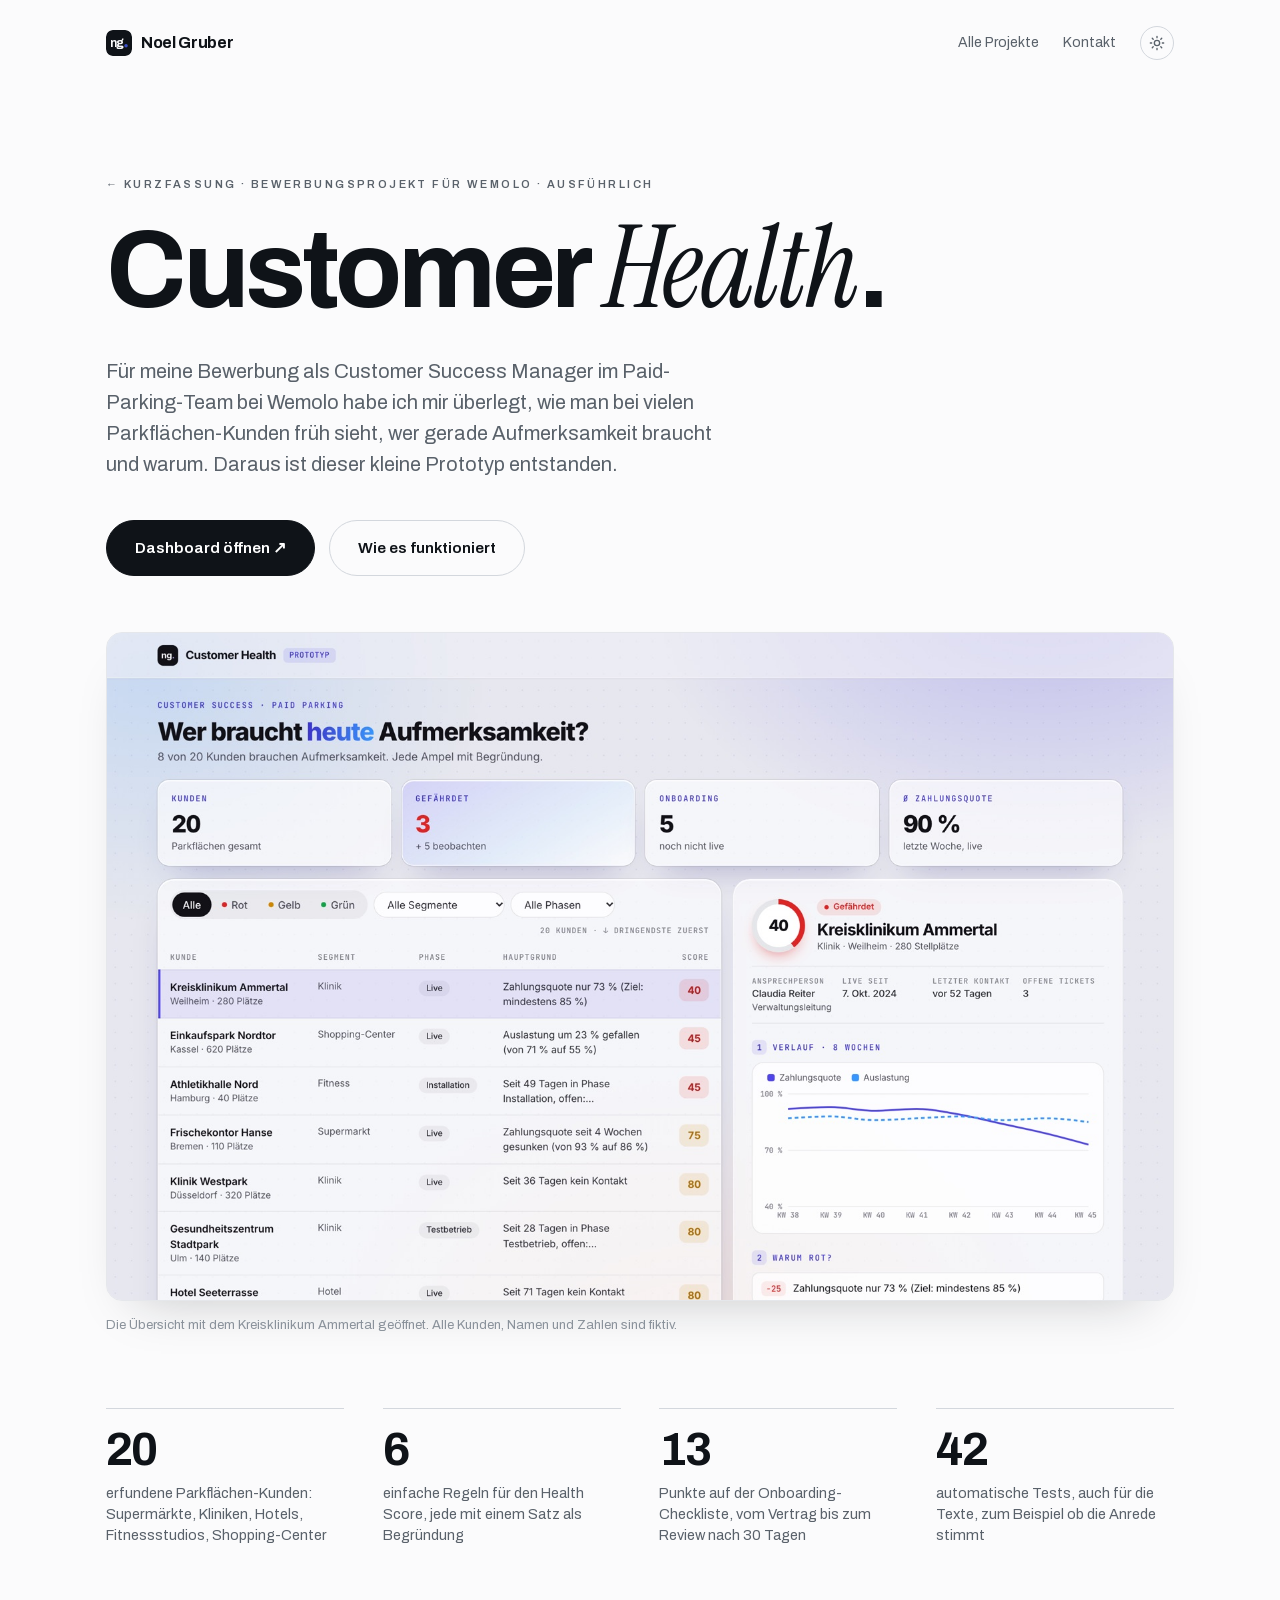
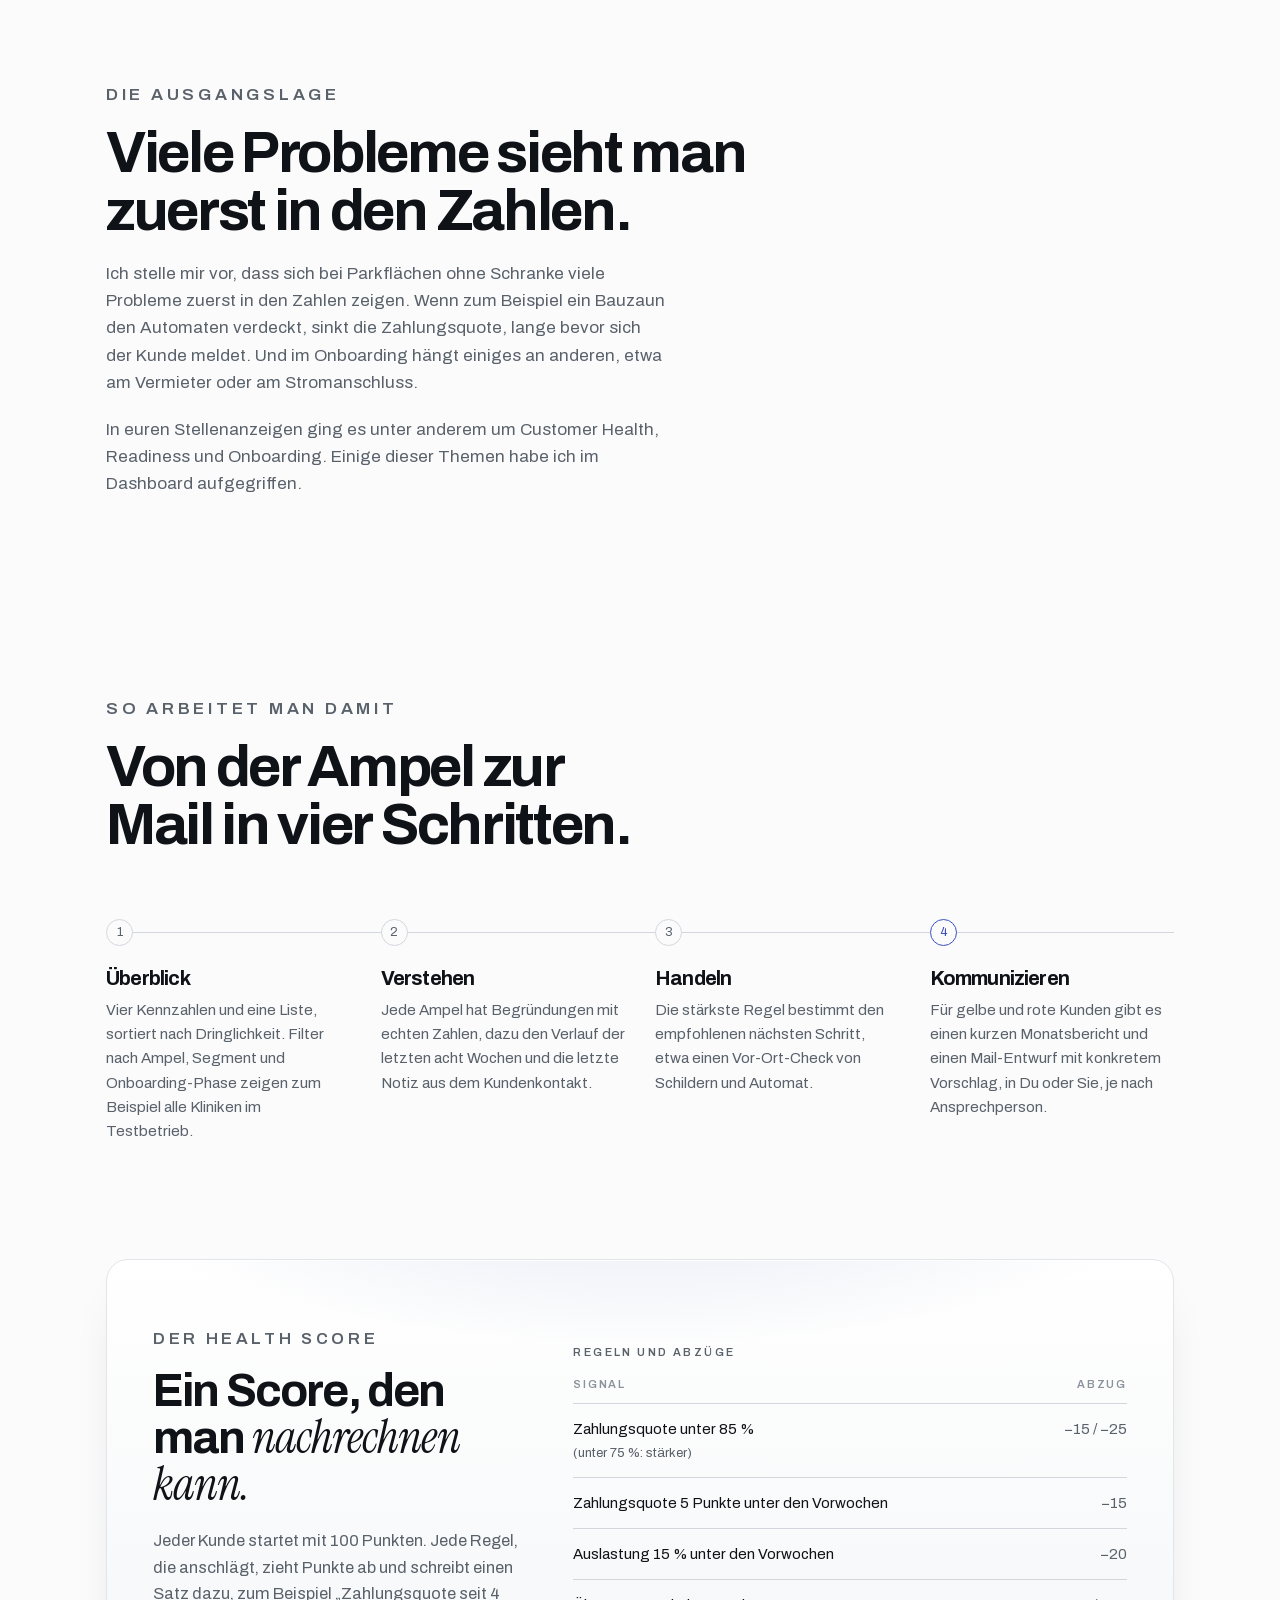
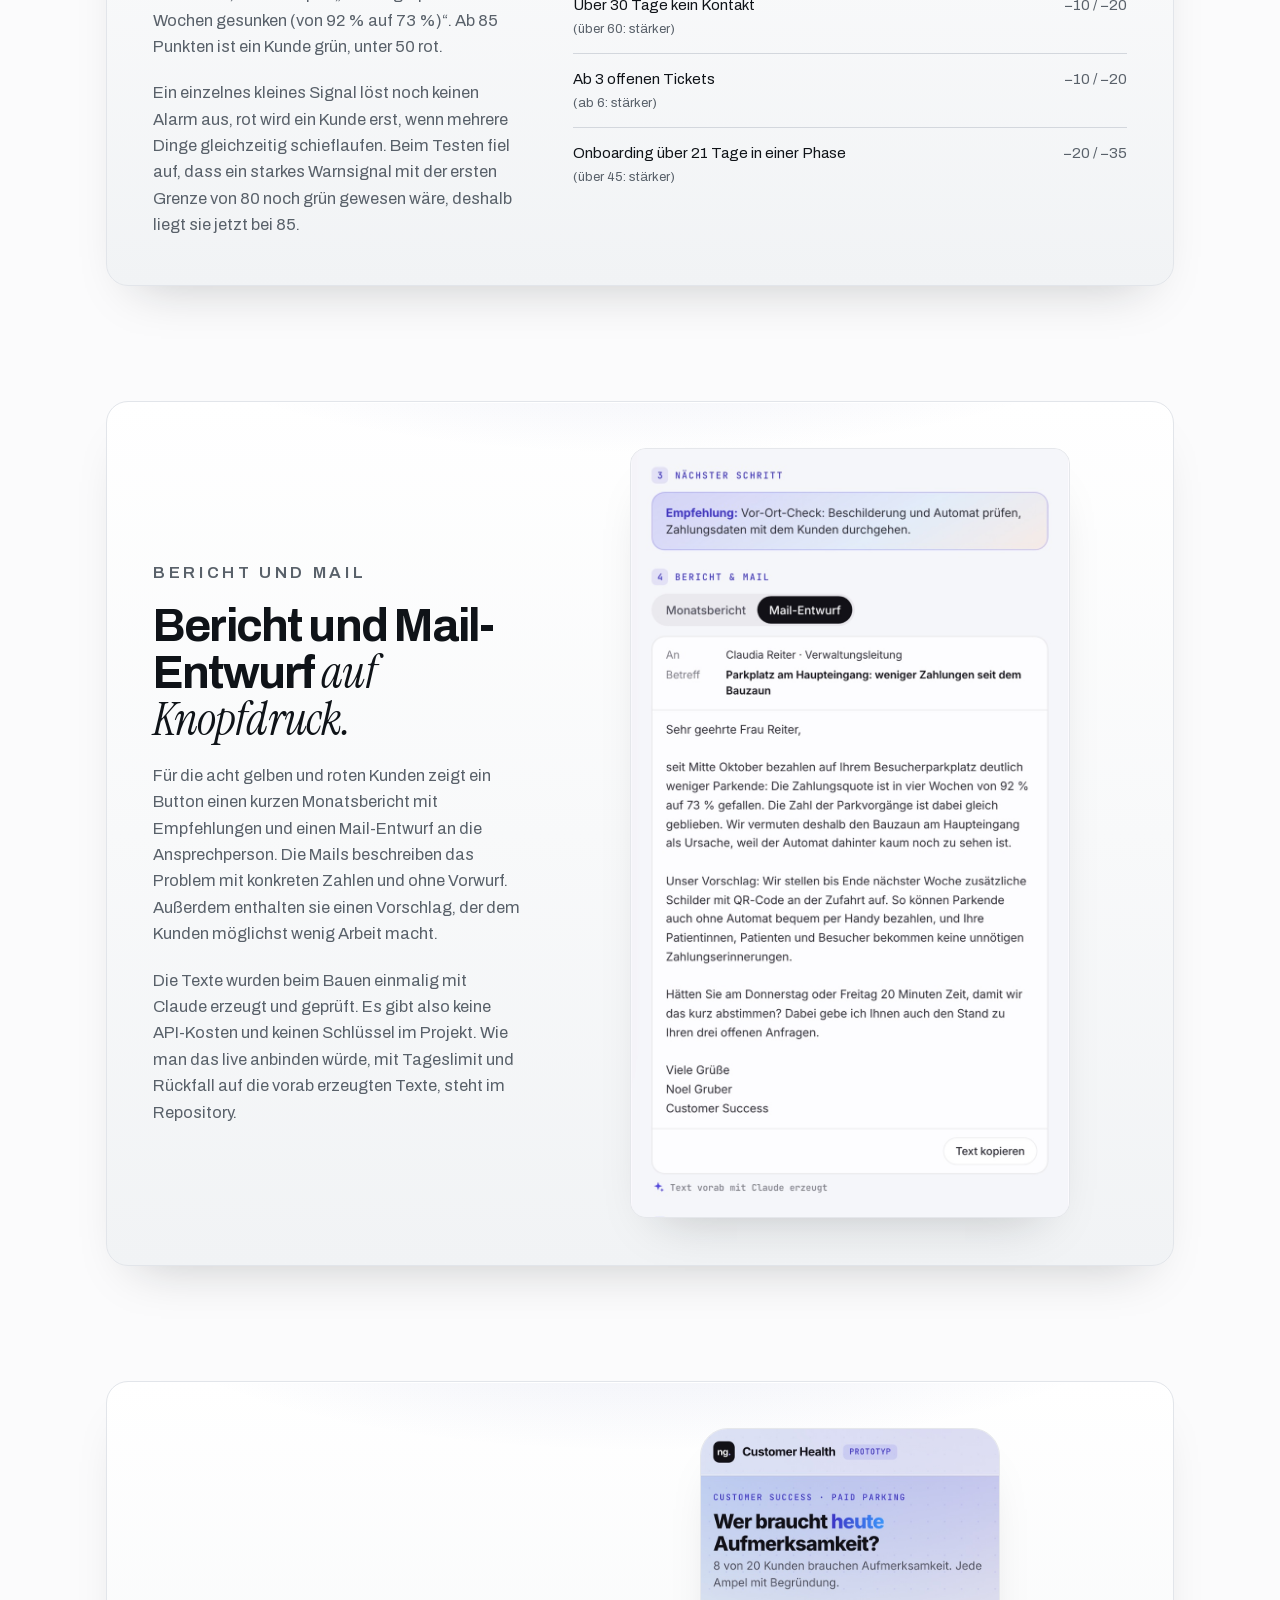
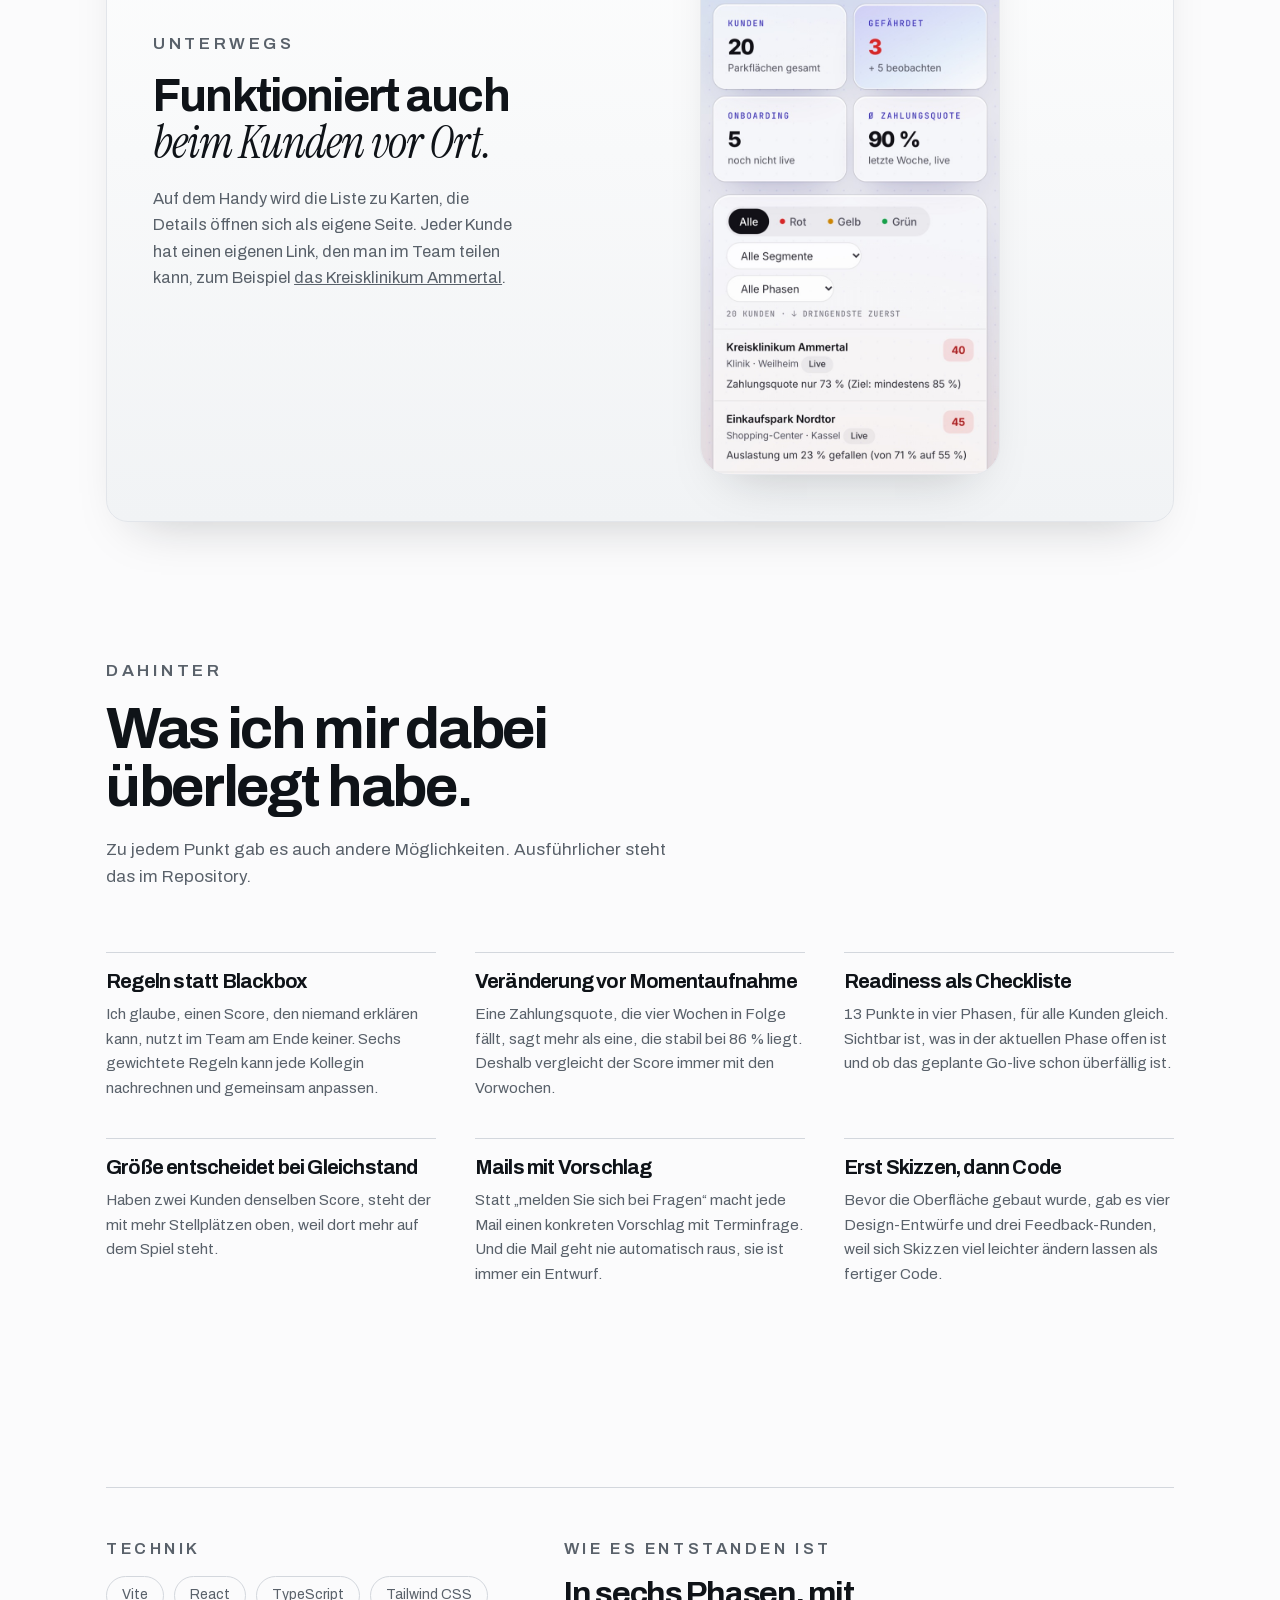
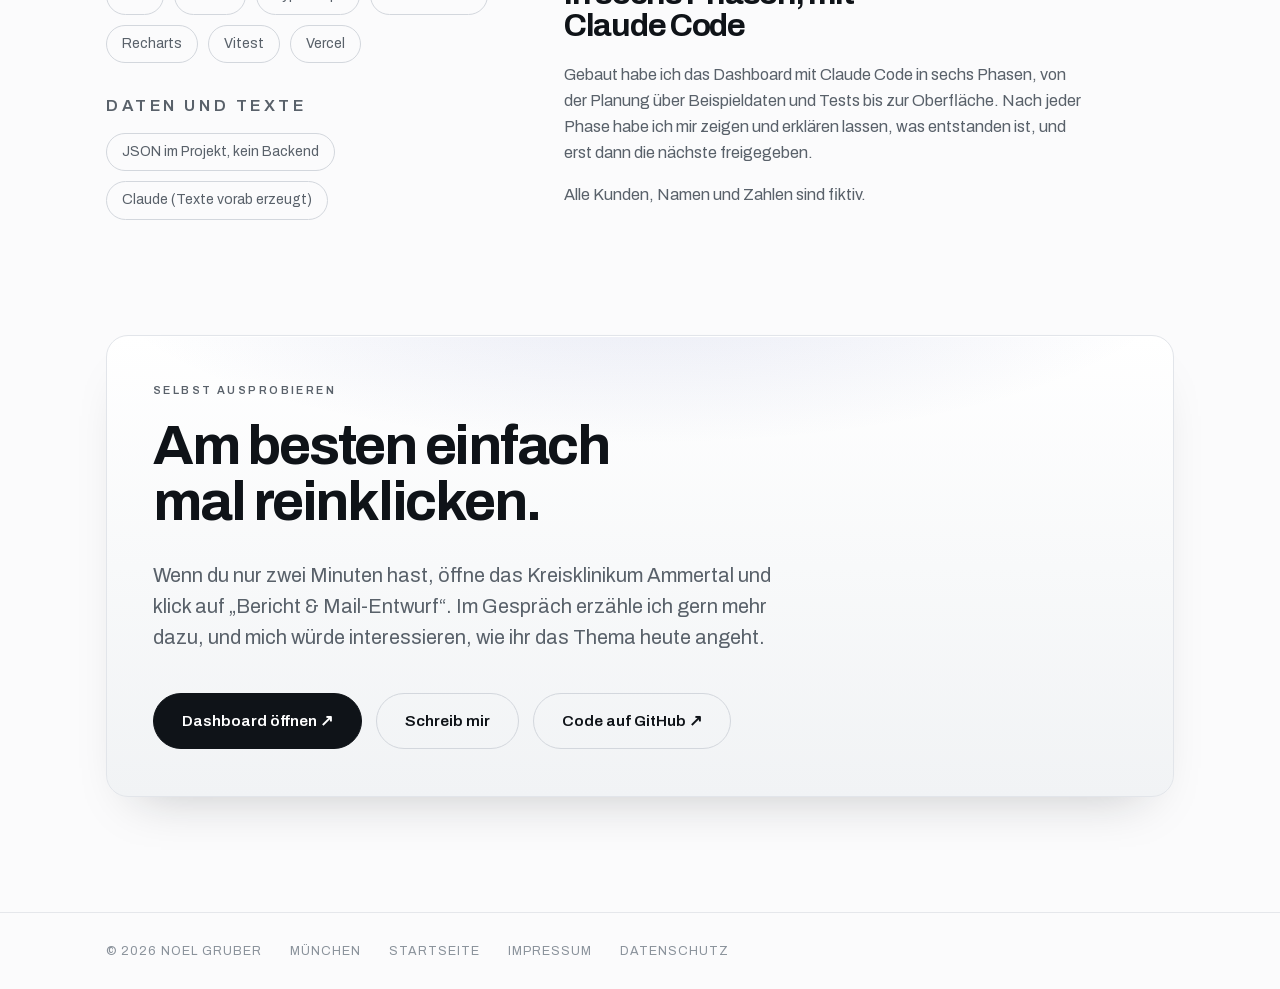
<file: projekte/customer-health/details.html>
<!doctype html>
<html lang="de">
<head>
<meta charset="utf-8">
<meta name="viewport" content="width=device-width, initial-scale=1">
<title>Customer Health Dashboard, ausführlich · Noel Gruber</title>
<meta name="robots" content="noindex, nofollow">
<meta name="description" content="Bewerbungsprojekt von Noel Gruber für das Paid-Parking-Team bei Wemolo: ein Dashboard, das zeigt, welche Parkflächen-Kunden gerade Aufmerksamkeit brauchen, warum, und was der nächste Schritt ist.">
<meta property="og:type" content="article">
<meta property="og:site_name" content="Noel Gruber">
<meta property="og:locale" content="de_DE">
<meta property="og:url" content="https://noelgruber.de/projekte/customer-health/details">
<meta property="og:title" content="Customer Health Dashboard · Noel Gruber">
<meta property="og:description" content="Ein kleiner Prototyp, den ich für meine Bewerbung bei Wemolo gebaut habe. Er zeigt, welche Parkflächen-Kunden gerade Aufmerksamkeit brauchen und warum.">
<meta property="og:image" content="https://noelgruber.de/bilder/projekte/customer-health/uebersicht-2.jpg">
<meta property="og:image:width" content="1600">
<meta property="og:image:height" content="1000">
<meta property="og:image:alt" content="Customer Health Dashboard mit erfundenen Beispielkunden">
<meta name="twitter:card" content="summary_large_image">
<meta name="theme-color" content="#070809">
<link rel="preload" href="/schriften/archivo-latin.woff2" as="font" type="font/woff2" crossorigin>
<link rel="icon" href="/favicon.ico">
<link rel="icon" type="image/png" sizes="16x16" href="/favicon-16.png">
<link rel="icon" type="image/png" sizes="32x32" href="/favicon-32.png">
<link rel="apple-touch-icon" sizes="180x180" href="/apple-touch-icon.png">
<link rel="stylesheet" href="/stil.css">
<link rel="stylesheet" href="/projekte/projekt.css">
<script>(function(){try{var t=localStorage.getItem("theme");if(t==="light"||t==="dark")document.documentElement.setAttribute("data-theme",t);}catch(e){}})();</script>
</head>
<body>

<a class="skip" href="#inhalt">Zum Inhalt springen</a>

<div class="wrap">
  <nav class="nav">
    <a class="brand" href="/"><svg class="logo" viewBox="0 0 48 48" width="26" height="26" aria-hidden="true"><rect class="logo__feld" width="48" height="48" rx="11"/><text class="logo__text" x="20" y="31" text-anchor="middle" font-family="Archivo" font-weight="700" font-size="22" letter-spacing="-1.6">ng</text><circle class="logo__punkt" cx="37" cy="29" r="3.2"/></svg><span>Noel Gruber</span></a>
    <div class="navlinks">
      <a href="/#projekte">Alle Projekte</a>
      <a href="/#kontakt">Kontakt</a>
      <button class="thema" type="button" aria-pressed="false" aria-label="Zur hellen Ansicht wechseln" title="Zur hellen Ansicht wechseln"><svg class="mond" viewBox="0 0 24 24" fill="none" stroke="currentColor" stroke-width="2" stroke-linecap="round" stroke-linejoin="round" aria-hidden="true"><path d="M21 12.8A9 9 0 1 1 11.2 3a7 7 0 0 0 9.8 9.8z"/></svg><svg class="sonne" viewBox="0 0 24 24" fill="none" stroke="currentColor" stroke-width="2" stroke-linecap="round" stroke-linejoin="round" aria-hidden="true"><circle cx="12" cy="12" r="4"/><path d="M12 2v2M12 20v2M4.9 4.9l1.4 1.4M17.7 17.7l1.4 1.4M2 12h2M20 12h2M4.9 19.1l1.4-1.4M17.7 6.3l1.4-1.4"/></svg></button>
    </div>
  </nav>
</div>

<main id="inhalt">

<!-- ───────── Kopf ───────── -->
<header class="wrap pkopf">
  <p class="mono"><a class="zurueck" href="/projekte/customer-health">← Kurzfassung</a> · Bewerbungsprojekt für Wemolo · ausführlich</p>
  <h1>Customer <span class="ser">Health</span>.</h1>
  <p class="sub">Für meine Bewerbung als Customer Success Manager im Paid-Parking-Team bei Wemolo habe ich mir überlegt, wie man bei vielen Parkflächen-Kunden früh sieht, wer gerade Aufmerksamkeit braucht und warum. Daraus ist dieser kleine Prototyp entstanden.</p>
  <div class="cta">
    <a class="btn" href="/customerhealth" target="_blank" rel="noopener">Dashboard öffnen ↗</a>
    <a class="btn btn--g" href="#ablauf">Wie es funktioniert</a>
  </div>
</header>

<div class="wrap">
  <figure style="margin:0">
    <div class="shot">
      <img src="/bilder/projekte/customer-health/uebersicht-2.jpg" alt="Customer Health Dashboard: vier Kennzahlen, Kundenliste mit Ampel-Score und die Detailansicht des Kreisklinikums Ammertal mit 8-Wochen-Verlauf" width="1600" height="1000">
    </div>
    <figcaption class="shot-text">Die Übersicht mit dem Kreisklinikum Ammertal geöffnet. Alle Kunden, Namen und Zahlen sind fiktiv.</figcaption>
  </figure>

  <div class="zahlen">
    <div><b>20</b><span>erfundene Parkflächen-Kunden: Supermärkte, Kliniken, Hotels, Fitnessstudios, Shopping-Center</span></div>
    <div><b>6</b><span>einfache Regeln für den Health Score, jede mit einem Satz als Begründung</span></div>
    <div><b>13</b><span>Punkte auf der Onboarding-Checkliste, vom Vertrag bis zum Review nach 30 Tagen</span></div>
    <div><b>42</b><span>automatische Tests, auch für die Texte, zum Beispiel ob die Anrede stimmt</span></div>
  </div>
</div>

<!-- ───────── Ausgangslage ───────── -->
<section><div class="wrap">
  <div class="hd">
    <p class="mono">Die Ausgangslage</p>
    <h2>Viele Probleme sieht man zuerst in den Zahlen.</h2>
    <p>Ich stelle mir vor, dass sich bei Parkflächen ohne Schranke viele Probleme zuerst in den Zahlen zeigen. Wenn zum Beispiel ein Bauzaun den Automaten verdeckt, sinkt die Zahlungsquote, lange bevor sich der Kunde meldet. Und im Onboarding hängt einiges an anderen, etwa am Vermieter oder am Stromanschluss.</p>
    <p>In euren Stellenanzeigen ging es unter anderem um Customer Health, Readiness und Onboarding. Einige dieser Themen habe ich im Dashboard aufgegriffen.</p>
  </div>
</div></section>

<!-- ───────── Ablauf ───────── -->
<section id="ablauf" style="padding-top:0"><div class="wrap">
  <div class="hd">
    <p class="mono">So arbeitet man damit</p>
    <h2>Von der Ampel zur Mail in vier Schritten.</h2>
  </div>
  <ol class="steps">
    <li><span class="sn">1</span><h3>Überblick</h3><p>Vier Kennzahlen und eine Liste, sortiert nach Dringlichkeit. Filter nach Ampel, Segment und Onboarding-Phase zeigen zum Beispiel alle Kliniken im Testbetrieb.</p></li>
    <li><span class="sn">2</span><h3>Verstehen</h3><p>Jede Ampel hat Begründungen mit echten Zahlen, dazu den Verlauf der letzten acht Wochen und die letzte Notiz aus dem Kundenkontakt.</p></li>
    <li><span class="sn">3</span><h3>Handeln</h3><p>Die stärkste Regel bestimmt den empfohlenen nächsten Schritt, etwa einen Vor-Ort-Check von Schildern und Automat.</p></li>
    <li><span class="sn">4</span><h3>Kommunizieren</h3><p>Für gelbe und rote Kunden gibt es einen kurzen Monatsbericht und einen Mail-Entwurf mit konkretem Vorschlag, in Du oder Sie, je nach Ansprechperson.</p></li>
  </ol>
</div></section>

<!-- ───────── Health Score ───────── -->
<section style="padding-top:0"><div class="wrap">
  <div class="kasten"><div class="stoerung">
    <div>
      <p class="mono">Der Health Score</p>
      <h2>Ein Score, den man <span class="ser">nachrechnen kann.</span></h2>
      <p>Jeder Kunde startet mit 100 Punkten. Jede Regel, die anschlägt, zieht Punkte ab und schreibt einen Satz dazu, zum Beispiel „Zahlungsquote seit 4 Wochen gesunken (von 92 % auf 73 %)“. Ab 85 Punkten ist ein Kunde grün, unter 50 rot.</p>
      <p>Ein einzelnes kleines Signal löst noch keinen Alarm aus, rot wird ein Kunde erst, wenn mehrere Dinge gleichzeitig schieflaufen. Beim Testen fiel auf, dass ein starkes Warnsignal mit der ersten Grenze von 80 noch grün gewesen wäre, deshalb liegt sie jetzt bei 85.</p>
    </div>
    <table class="regeln">
      <caption class="mono">Regeln und Abzüge</caption>
      <thead><tr><th scope="col">Signal</th><th scope="col">Abzug</th></tr></thead>
      <tbody>
        <tr><td>Zahlungsquote unter 85 % <small>(unter 75 %: stärker)</small></td><td>−15 / −25</td></tr>
        <tr><td>Zahlungsquote 5 Punkte unter den Vorwochen</td><td>−15</td></tr>
        <tr><td>Auslastung 15 % unter den Vorwochen</td><td>−20</td></tr>
        <tr><td>Über 30 Tage kein Kontakt <small>(über 60: stärker)</small></td><td>−10 / −20</td></tr>
        <tr><td>Ab 3 offenen Tickets <small>(ab 6: stärker)</small></td><td>−10 / −20</td></tr>
        <tr><td>Onboarding über 21 Tage in einer Phase <small>(über 45: stärker)</small></td><td>−20 / −35</td></tr>
      </tbody>
    </table>
  </div></div>
</div></section>

<!-- ───────── Bericht und Mail ───────── -->
<section style="padding-top:0"><div class="wrap">
  <div class="kasten"><div class="stoerung">
    <div>
      <p class="mono">Bericht und Mail</p>
      <h2>Bericht und Mail-Entwurf <span class="ser">auf Knopfdruck.</span></h2>
      <p>Für die acht gelben und roten Kunden zeigt ein Button einen kurzen Monatsbericht mit Empfehlungen und einen Mail-Entwurf an die Ansprechperson. Die Mails beschreiben das Problem mit konkreten Zahlen und ohne Vorwurf. Außerdem enthalten sie einen Vorschlag, der dem Kunden möglichst wenig Arbeit macht.</p>
      <p>Die Texte wurden beim Bauen einmalig mit Claude erzeugt und geprüft. Es gibt also keine API-Kosten und keinen Schlüssel im Projekt. Wie man das live anbinden würde, mit Tageslimit und Rückfall auf die vorab erzeugten Texte, steht im Repository.</p>
    </div>
    <div class="shot shot--schmal">
      <img src="/bilder/projekte/customer-health/mail-2.jpg" alt="Empfehlung „Vor-Ort-Check“ und Mail-Entwurf an Claudia Reiter vom Kreisklinikum Ammertal mit konkretem Vorschlag und Terminfrage" width="900" height="1579" loading="lazy">
    </div>
  </div></div>
</div></section>

<!-- ───────── Handy ───────── -->
<section style="padding-top:0"><div class="wrap">
  <div class="kasten"><div class="stoerung">
    <div>
      <p class="mono">Unterwegs</p>
      <h2>Funktioniert auch <span class="ser">beim Kunden vor Ort.</span></h2>
      <p>Auf dem Handy wird die Liste zu Karten, die Details öffnen sich als eigene Seite. Jeder Kunde hat einen eigenen Link, den man im Team teilen kann, zum Beispiel <a href="/customerhealth#/kunde/c07" target="_blank" rel="noopener">das Kreisklinikum Ammertal</a>.</p>
    </div>
    <div class="shot shot--handy">
      <img src="/bilder/projekte/customer-health/handy-2.jpg" alt="Das Dashboard auf dem Handy: Kennzahlen als Kacheln, darunter die Kundenliste als Karten" width="720" height="1558" loading="lazy">
    </div>
  </div></div>
</div></section>

<!-- ───────── Entscheidungen ───────── -->
<section style="padding-top:0"><div class="wrap">
  <div class="hd">
    <p class="mono">Dahinter</p>
    <h2>Was ich mir dabei überlegt habe.</h2>
    <p>Zu jedem Punkt gab es auch andere Möglichkeiten. Ausführlicher steht das im Repository.</p>
  </div>
  <div class="svc">
    <div><h3>Regeln statt Blackbox</h3><p>Ich glaube, einen Score, den niemand erklären kann, nutzt im Team am Ende keiner. Sechs gewichtete Regeln kann jede Kollegin nachrechnen und gemeinsam anpassen.</p></div>
    <div><h3>Veränderung vor Momentaufnahme</h3><p>Eine Zahlungsquote, die vier Wochen in Folge fällt, sagt mehr als eine, die stabil bei 86 % liegt. Deshalb vergleicht der Score immer mit den Vorwochen.</p></div>
    <div><h3>Readiness als Checkliste</h3><p>13 Punkte in vier Phasen, für alle Kunden gleich. Sichtbar ist, was in der aktuellen Phase offen ist und ob das geplante Go-live schon überfällig ist.</p></div>
    <div><h3>Größe entscheidet bei Gleichstand</h3><p>Haben zwei Kunden denselben Score, steht der mit mehr Stellplätzen oben, weil dort mehr auf dem Spiel steht.</p></div>
    <div><h3>Mails mit Vorschlag</h3><p>Statt „melden Sie sich bei Fragen“ macht jede Mail einen konkreten Vorschlag mit Terminfrage. Und die Mail geht nie automatisch raus, sie ist immer ein Entwurf.</p></div>
    <div><h3>Erst Skizzen, dann Code</h3><p>Bevor die Oberfläche gebaut wurde, gab es vier Design-Entwürfe und drei Feedback-Runden, weil sich Skizzen viel leichter ändern lassen als fertiger Code.</p></div>
  </div>
</div></section>

<!-- ───────── Technik und Entstehung ───────── -->
<section style="padding-top:0"><div class="wrap">
  <div class="how">
    <div class="technik">
      <p class="mono">Technik</p>
      <ul class="chips">
        <li>Vite</li><li>React</li><li>TypeScript</li><li>Tailwind CSS</li><li>Recharts</li><li>Vitest</li><li>Vercel</li>
      </ul>
      <p class="mono">Daten und Texte</p>
      <ul class="chips">
        <li>JSON im Projekt, kein Backend</li><li>Claude (Texte vorab erzeugt)</li>
      </ul>
    </div>
    <div>
      <p class="mono">Wie es entstanden ist</p>
      <h3 class="howh">In sechs Phasen, mit Claude Code</h3>
      <p>Gebaut habe ich das Dashboard mit Claude Code in sechs Phasen, von der Planung über Beispieldaten und Tests bis zur Oberfläche. Nach jeder Phase habe ich mir zeigen und erklären lassen, was entstanden ist, und erst dann die nächste freigegeben.</p>
      <p>Alle Kunden, Namen und Zahlen sind fiktiv.</p>
    </div>
  </div>
</div></section>

<!-- ───────── Ausprobieren ───────── -->
<section class="contact" style="padding-top:0"><div class="wrap">
  <div class="kasten">
    <p class="mono">Selbst ausprobieren</p>
    <h2>Am besten einfach mal reinklicken.</h2>
    <p class="sub">Wenn du nur zwei Minuten hast, öffne das Kreisklinikum Ammertal und klick auf „Bericht &amp; Mail-Entwurf“. Im Gespräch erzähle ich gern mehr dazu, und mich würde interessieren, wie ihr das Thema heute angeht.</p>
    <div class="cta">
      <a class="btn" href="/customerhealth#/kunde/c07" target="_blank" rel="noopener">Dashboard öffnen ↗</a>
      <a class="btn btn--g" href="mailto:noel.gruber98@gmail.com?subject=Customer%20Health%20Dashboard">Schreib mir</a>
      <a class="btn btn--g" href="https://github.com/NoelGru/customer-health" target="_blank" rel="noopener">Code auf GitHub ↗</a>
    </div>
  </div>
</div></section>

</main>

<footer><div class="wrap">
  <span>© 2026 Noel Gruber</span>
  <span>München</span>
  <a href="/">Startseite</a>
  <a href="/impressum.html">Impressum</a>
  <a href="/datenschutz.html">Datenschutz</a>
</div></footer>

<script src="/seite.js"></script>
</body>
</html>
</file>
<file: stil.css>
/* ───────── Noel Gruber · Spotlight ─────────
   Schriften liegen lokal auf dem eigenen Server, es geht keine
   Verbindung zu Google Fonts raus, damit auch keine Besucher-IP. */

@font-face{
  font-family:"Archivo"; font-style:normal; font-weight:400 700; font-display:swap;
  src:url("schriften/archivo-latin.woff2") format("woff2");
  unicode-range:U+0000-00FF,U+0131,U+0152-0153,U+02BB-02BC,U+02C6,U+02DA,U+02DC,U+0304,U+0308,U+0329,U+2000-206F,U+20AC,U+2122,U+2191,U+2193,U+2212,U+2215,U+FEFF,U+FFFD;
}
@font-face{
  font-family:"Archivo"; font-style:normal; font-weight:400 700; font-display:swap;
  src:url("schriften/archivo-latin-ext.woff2") format("woff2");
  unicode-range:U+0102-0103,U+0110-0111,U+0128-0129,U+0168-0169,U+01A0-01A1,U+01AF-01B0,U+0300-0301,U+0303-0304,U+0308-0309,U+0323,U+0329,U+1EA0-1EF9,U+20AB;
}
@font-face{
  font-family:"Instrument Serif"; font-style:italic; font-weight:400; font-display:swap;
  src:url("schriften/instrumentserif-italic-latin.woff2") format("woff2");
  unicode-range:U+0000-00FF,U+0131,U+0152-0153,U+02BB-02BC,U+02C6,U+02DA,U+02DC,U+0304,U+0308,U+0329,U+2000-206F,U+20AC,U+2122,U+2191,U+2193,U+2212,U+2215,U+FEFF,U+FFFD;
}
@font-face{
  font-family:"Instrument Serif"; font-style:italic; font-weight:400; font-display:swap;
  src:url("schriften/instrumentserif-italic-latin-ext.woff2") format("woff2");
  unicode-range:U+0102-0103,U+0110-0111,U+0128-0129,U+0168-0169,U+01A0-01A1,U+01AF-01B0,U+0300-0301,U+0303-0304,U+0308-0309,U+0323,U+0329,U+1EA0-1EF9,U+20AB;
}

/* ───────── Farben ─────────
   Grundton ist dunkel. Wer sein Gerät auf hell gestellt hat, bekommt hell.
   Der Umschalter in der Navigation sticht beides. */
:root{
  color-scheme:dark;
  --bg:#070809; --ink:#f6f7f8; --mut:#8a9097; --dim:#5e646b;
  --line:#1c1f23; --line2:#2b2f34; --surf:#101316;
  --glow:#b9c8ff; --btn-ink:#070809; --feld:#0b0d0f; --platz:#565d64;
  --marq:#cfd4da; --marq-trenn:#3f4651; --pj-hover:#3a4047; --err:#ff9d8a;
  /* Rundungen: klein fuer Elemente in einer Karte, mittel fuer Karten, gross fuer Kaesten */
  --r-s:10px; --r-m:16px; --r-l:22px;
  --punkt:185,200,255; --spot:rgba(185,200,255,.10);
  /* Kaesten: Verlauf, Lichtkante, Schatten und ein Spot von oben */
  --k1:#171b20; --k2:#0e1114; --k-rand:#242931;
  --k-licht:rgba(255,255,255,.07);
  --k-schatten:0 34px 64px -34px rgba(0,0,0,.8);
  --hinweis-bg:#17140e; --hinweis-line:#3a3326; --hinweis-ink:#e8d9b4;
}
@media (prefers-color-scheme: light){
  :root:not([data-theme="dark"]){
    color-scheme:light;
    --bg:#fbfbfc; --ink:#0f1318; --mut:#59616a; --dim:#8a929b;
    --line:#e5e7eb; --line2:#d3d7dd; --surf:#f3f4f7;
    --glow:#3a4fc4; --btn-ink:#ffffff; --feld:#ffffff; --platz:#99a0a8;
    --marq:#3d444c; --marq-trenn:#c3c8cf; --pj-hover:#bfc5cd; --err:#b4321f;
    --punkt:70,88,170; --spot:rgba(58,79,196,.10);
    --k1:#ffffff; --k2:#f1f3f5; --k-rand:#e2e5ea;
    --k-licht:#ffffff;
    --k-schatten:0 26px 50px -30px rgba(20,24,28,.25);
    --hinweis-bg:#fdf8e8; --hinweis-line:#e4d49f; --hinweis-ink:#6d5a1c;
  }
}
:root[data-theme="light"]{
  color-scheme:light;
  --bg:#fbfbfc; --ink:#0f1318; --mut:#59616a; --dim:#8a929b;
  --line:#e5e7eb; --line2:#d3d7dd; --surf:#f3f4f7;
  --glow:#3a4fc4; --btn-ink:#ffffff; --feld:#ffffff; --platz:#99a0a8;
  --marq:#3d444c; --marq-trenn:#c3c8cf; --pj-hover:#bfc5cd; --err:#b4321f;
  --punkt:70,88,170; --spot:rgba(58,79,196,.10);
  --k1:#ffffff; --k2:#f1f3f5; --k-rand:#e2e5ea;
  --k-licht:#ffffff;
  --k-schatten:0 26px 50px -30px rgba(20,24,28,.25);
  --hinweis-bg:#fdf8e8; --hinweis-line:#e4d49f; --hinweis-ink:#6d5a1c;
}

*{box-sizing:border-box}
html{scroll-behavior:smooth}
body{
  margin:0; background:var(--bg); color:var(--ink);
  font-family:"Archivo",-apple-system,BlinkMacSystemFont,"Segoe UI",sans-serif;
  font-size:16px; line-height:1.6; -webkit-font-smoothing:antialiased; overflow-x:hidden;
  transition:background .25s ease, color .25s ease;
}
img{max-width:100%; display:block}
a{color:inherit}
h1,h2,h3{margin:0; font-weight:700; letter-spacing:-.04em; line-height:1}
.wrap{max-width:1180px; margin:0 auto; padding-inline:clamp(20px,5vw,56px)}
.ser{font-family:"Instrument Serif",Georgia,serif; font-weight:400; font-style:italic; letter-spacing:-.02em}
.mono{font-size:11px; font-weight:600; letter-spacing:.22em; text-transform:uppercase; color:var(--mut); margin:0}
.sub{margin:30px 0 0; max-width:52ch; color:var(--mut); font-size:clamp(16.5px,2vw,20px); line-height:1.55}
:focus-visible{outline:2px solid var(--glow); outline-offset:3px}
.skip{position:absolute; left:-9999px; top:0; background:var(--ink); color:var(--btn-ink); padding:12px 18px; z-index:100}
.skip:focus{left:12px; top:12px}

/* ── Hero ───────────────────────────── */
.hero{position:relative; min-height:clamp(560px,88vh,900px); display:flex; flex-direction:column; isolation:isolate}
#grid{position:absolute; inset:0; width:100%; height:100%; z-index:-2; display:block}
.hero::after{
  content:""; position:absolute; inset:0; z-index:-1; pointer-events:none;
  background:radial-gradient(520px 520px at var(--mx,50%) var(--my,38%), var(--spot), transparent 68%);
}
.nav{display:flex; align-items:center; gap:18px; padding-block:26px; flex-wrap:wrap}
.brand{font-weight:700; font-size:16px; letter-spacing:-.02em; text-decoration:none}
.navlinks{margin-left:auto; display:flex; align-items:center; gap:clamp(12px,2.2vw,24px); font-size:14px; color:var(--mut); flex-wrap:wrap}
.navlinks a{text-decoration:none}
.navlinks a:hover{color:var(--ink)}
.hero__in{flex:1; display:flex; flex-direction:column; justify-content:center; padding-block:clamp(44px,8vw,96px)}
h1{font-size:clamp(42px,8.6vw,118px); max-width:14ch; margin-top:18px; text-wrap:balance}
h1 .ser{font-size:1.04em}
.cta{display:flex; gap:14px; flex-wrap:wrap; margin-top:40px; align-items:center}
.btn{
  display:inline-flex; align-items:center; gap:10px; text-decoration:none;
  font:inherit; font-size:15.5px; font-weight:600; padding:15px 28px; border-radius:999px;
  background:var(--ink); color:var(--btn-ink); border:1px solid var(--ink); cursor:pointer;
  transition:transform .25s cubic-bezier(.2,.8,.2,1), opacity .2s;
}
.btn--g{background:transparent; color:var(--ink); border-color:var(--line2)}
.btn:hover{transform:translateY(-2px)}
.btn[disabled]{opacity:.5; cursor:progress; transform:none}

/* ── Umschalter hell/dunkel ─────────── */
.thema{
  display:inline-flex; align-items:center; justify-content:center;
  width:34px; height:34px; padding:0; border-radius:999px; cursor:pointer;
  background:transparent; border:1px solid var(--line2); color:var(--mut);
  transition:color .25s, border-color .25s;
}
.thema:hover{color:var(--ink); border-color:var(--mut)}
.thema svg{width:16px; height:16px; display:block}
.thema .sonne{display:none}
.thema .mond{display:block}
:root[data-theme="light"] .thema .sonne{display:block}
:root[data-theme="light"] .thema .mond{display:none}
@media (prefers-color-scheme: light){
  :root:not([data-theme="dark"]) .thema .sonne{display:block}
  :root:not([data-theme="dark"]) .thema .mond{display:none}
}

/* ── Laufband ───────────────────────── */
.marquee{border-block:1px solid var(--line); overflow:hidden; background:var(--surf)}
.marquee__track{display:flex; width:max-content; animation:slide 38s linear infinite}
.marquee span{padding:17px 0; font-size:clamp(15px,2vw,19px); font-weight:600; letter-spacing:-.02em; white-space:nowrap; color:var(--marq)}
.marquee i{display:inline-block; padding-inline:26px; color:var(--marq-trenn); font-style:normal}
@keyframes slide{to{transform:translateX(-50%)}}

/* ── Sektionen ──────────────────────── */
section{padding-block:clamp(66px,9vw,124px)}
.hd{margin-bottom:clamp(36px,5vw,62px)}
.hd h2{font-size:clamp(28px,5vw,58px); margin-top:16px; max-width:19ch; text-wrap:balance}
.hd p{margin:20px 0 0; color:var(--mut); max-width:56ch; font-size:17px}

/* Leistungen ohne eigene Rahmen, getrennt durch eine Linie ueber jedem Eintrag */
.svc{display:grid; grid-template-columns:repeat(3,minmax(0,1fr));
  gap:clamp(28px,3vw,38px) clamp(24px,3vw,40px)}
.svc > div{border-top:1px solid var(--line2); padding-top:18px}

.svc h3{font-size:20px; margin-bottom:11px}
.svc p{margin:0; color:var(--mut); font-size:15.3px}

/* ── Projekte ───────────────────────── */
/* Der Projektblock steht als eigener, mittig gesetzter Bereich.
   Die Ueberschrift rueckt mit, damit die linke Kante stimmt. */
.projekte{display:flex; flex-direction:column; gap:clamp(14px,1.8vw,20px); max-width:980px; margin-inline:auto}
#projekte .hd{max-width:980px; margin-inline:auto}
.pj{
  display:grid; grid-template-columns:minmax(0,.66fr) minmax(0,1fr); gap:clamp(16px,2.4vw,30px);
  align-items:center; padding:clamp(14px,1.7vw,20px);
  border:1px solid var(--line); border-radius:var(--r-m); background:var(--surf);
  text-decoration:none; color:inherit;
  transition:border-color .3s, transform .3s cubic-bezier(.2,.8,.2,1);
}
a.pj:hover{border-color:var(--pj-hover); transform:translateY(-3px)}
.pj__bild{position:relative; border:1px solid var(--line); border-radius:var(--r-s); overflow:hidden; background:var(--bg)}
.pj__bild img{width:100%; height:auto; aspect-ratio:16/10; object-fit:cover; object-position:top; transition:opacity .6s ease}

/* ── Lebende Projektvorschau ─────────────────────────────────────
   Das Standbild bleibt stehen, bis die echte Seite geladen ist.
   Geladen wird erst, wenn die Kachel in Sichtweite kommt. */
.pj__rahmen{position:absolute; inset:0; opacity:0; transition:opacity .6s ease; pointer-events:none}
.pj__rahmen iframe{border:0; position:absolute; left:0; top:0; transform-origin:0 0;
  pointer-events:none; transform:scale(var(--sk,1)); transition:transform 7s cubic-bezier(.33,0,.4,1)}
.pj--lebt .pj__rahmen{opacity:1}
.pj--lebt .pj__bild img{opacity:0}
a.pj:hover .pj__rahmen iframe{transform:scale(var(--sk,1)) translateY(var(--weg,-40%))}
@media (prefers-reduced-motion: reduce){
  a.pj:hover .pj__rahmen iframe{transform:scale(var(--sk,1))}
}

.pj__kopf{display:flex; align-items:baseline; gap:12px; flex-wrap:wrap; margin-bottom:10px}
.pj h3{font-size:clamp(20px,2.4vw,25px); letter-spacing:-.04em}
.pj p{margin:0; color:var(--mut); font-size:14.8px; line-height:1.58; max-width:52ch}
.pj__fuss{margin-top:12px !important; font-size:13px; color:var(--dim)}
.st{font-size:11.5px; font-weight:600; letter-spacing:.1em; text-transform:uppercase; color:var(--glow); white-space:nowrap}
.st--off{color:var(--dim); letter-spacing:.06em; text-transform:none; font-weight:400; font-size:13px}
.pj:nth-child(even){grid-template-columns:minmax(0,1fr) minmax(0,.66fr)}
.pj:nth-child(even) .pj__bild{order:2}

/* ── Über mich ──────────────────────── */
.about{display:grid; grid-template-columns:minmax(0,.82fr) minmax(0,1.18fr); gap:clamp(30px,5vw,64px); align-items:center}
.about__img{border:1px solid var(--line); border-radius:var(--r-m); overflow:hidden; background:var(--surf)}
.about__img img{width:100%; height:auto}
.about h2{font-size:clamp(26px,3.6vw,42px); margin-top:16px; max-width:18ch; text-wrap:balance}
.lead{margin:22px 0 0; color:var(--mut); font-size:17px; line-height:1.65; max-width:58ch}
.lead b{color:var(--ink); font-weight:600}
/* Werdegang als Zeitstrahl: Schiene aus li::before, Punkt aus li::after */
.werdegang{
  --gap:clamp(14px,1.8vw,26px);
  list-style:none; margin:clamp(44px,5vw,70px) 0 0; padding:0;
  display:grid; grid-template-columns:repeat(5,minmax(0,1fr)); gap:0 var(--gap);
}
.werdegang li{position:relative; padding-top:52px}
.werdegang li::before{
  content:""; position:absolute; left:0; right:calc(var(--gap) * -1); top:40px;
  height:1px; background:var(--line2);
}
.werdegang li:last-child::before{right:0}
.werdegang li::after{
  content:""; position:absolute; left:0; top:36px; width:9px; height:9px;
  border-radius:50%; background:var(--dim); box-shadow:0 0 0 4px var(--bg);
}
.werdegang li.jetzt::after{background:var(--glow); box-shadow:0 0 0 4px var(--bg), 0 0 0 7px rgba(var(--punkt),.22)}
.werdegang li.jetzt .yr{color:var(--glow)}
.werdegang .yr{
  position:absolute; top:0; left:0; font-size:12px; letter-spacing:.12em;
  color:var(--dim); font-variant-numeric:tabular-nums;
}
.werdegang b{display:block; font-size:15.5px; font-weight:600; letter-spacing:-.01em; margin-bottom:5px}
.werdegang li>span:last-child{display:block; color:var(--mut); font-size:14.4px; line-height:1.5}

/* ── Ablauf ─────────────────────────── */
/* Ablauf als Abfolge: durchgehende Schiene mit nummerierten Kreisen darauf */
.steps{
  --gap:clamp(20px,2.4vw,30px);
  list-style:none; margin:0; padding:0;
  display:grid; grid-template-columns:repeat(4,minmax(0,1fr)); gap:0 var(--gap);
}
.steps li{position:relative; padding:52px 0 0}
.steps li::before{
  content:""; position:absolute; left:0; right:calc(var(--gap) * -1); top:16px;
  height:1px; background:var(--line2);
}
.steps li:last-child::before{right:0}
.sn{
  position:absolute; top:3px; left:0; width:27px; height:27px; border-radius:50%;
  background:var(--bg); border:1px solid var(--line2); color:var(--mut);
  display:grid; place-items:center; font-size:12.5px; letter-spacing:0; margin:0;
}
.steps li:last-child .sn{border-color:var(--glow); color:var(--glow)}
.steps h3{font-size:20px; margin-bottom:10px}
.steps p{margin:0; color:var(--mut); font-size:15.2px}
.how{display:grid; grid-template-columns:minmax(0,.8fr) minmax(0,1.2fr); gap:clamp(24px,4vw,56px); margin-top:clamp(50px,7vw,86px); padding-top:clamp(34px,4vw,48px); border-top:1px solid var(--line2)}
.howh{font-size:clamp(22px,2.8vw,32px); margin-top:14px; max-width:16ch}
.how p{margin:0 0 16px; color:var(--mut); font-size:16.2px; max-width:58ch}
.how p:last-child{margin-bottom:0}

/* ── Kontakt ────────────────────────── */
/* Ein Kasten fuer einen ganzen Abschnitt. Die Seite bleibt schwarz, die Kaesten setzen sich ab. */
.kasten{
  background:
    radial-gradient(760px 240px at 50% -14%, rgba(var(--punkt),.14), transparent 72%),
    linear-gradient(180deg, var(--k1), var(--k2));
  border:1px solid var(--k-rand); border-radius:var(--r-l);
  box-shadow:inset 0 1px 0 var(--k-licht), var(--k-schatten);
  padding:clamp(24px,3.6vw,52px);
}
.kgrid{display:grid; grid-template-columns:minmax(0,1fr) minmax(0,.92fr); gap:clamp(30px,4.5vw,64px); align-items:center}
.contact h2{font-size:clamp(30px,4.6vw,56px); max-width:14ch; margin-top:18px}
.visite{display:flex; align-items:center; gap:16px; margin-top:34px}
.visite img{width:58px; height:58px; border-radius:50%; object-fit:cover; border:1px solid var(--line2); flex:0 0 auto}
.visite b{display:block; font-size:16px; letter-spacing:-.01em}
.visite a{
  display:inline-block; color:var(--mut); font-size:15px; text-decoration:none;
  border-bottom:1px solid var(--line2); transition:color .25s, border-color .25s; word-break:break-word;
}
.visite a:hover{color:var(--ink); border-color:var(--glow)}
.form{display:grid; gap:18px}
.f label{display:block; font-size:12px; letter-spacing:.14em; text-transform:uppercase; color:var(--mut); margin-bottom:8px}
.f input,.f select,.f textarea{
  width:100%; font:inherit; font-size:15.5px; padding:13px 15px; color:var(--ink);
  background:var(--feld); border:1px solid var(--line2); border-radius:var(--r-s);
}
.f input:focus,.f select:focus,.f textarea:focus{border-color:var(--glow); outline:none}
.f textarea{min-height:120px; resize:vertical}
.f input::placeholder,.f textarea::placeholder{color:var(--platz)}
.hp{position:absolute; left:-9999px; width:1px; height:1px; overflow:hidden}
.fnote{margin:0; font-size:13px; color:var(--dim); line-height:1.55}
.fnote a{color:var(--mut)}
.fnote.ok{color:var(--glow)}
.fnote.err{color:var(--err)}

footer{border-top:1px solid var(--line)}
footer .wrap{display:flex; flex-wrap:wrap; align-items:center; gap:12px 28px; padding-block:28px; font-size:12.5px; color:var(--dim); letter-spacing:.08em; text-transform:uppercase}
footer a{text-decoration:none}
footer a:hover{color:var(--ink)}
footer .thema{margin-left:auto}

/* ── Rechtstexte ────────────────────── */
.legal{padding-block:clamp(50px,7vw,96px)}
.legal h1{font-size:clamp(32px,5vw,56px); max-width:none; margin-bottom:34px}
.legal h2{font-size:21px; margin:42px 0 14px}
.legal h3{font-size:16.5px; margin:26px 0 10px}
.legal p,.legal li{color:var(--mut); font-size:16px; max-width:72ch}
.legal ul{padding-left:20px}
.legal a{color:var(--ink)}
.legal .kopf{display:flex; align-items:center; gap:16px; margin-bottom:34px}
.legal .back{display:inline-block; font-size:14px; color:var(--mut); text-decoration:none}
.legal .hinweis{
  border:1px solid var(--hinweis-line); background:var(--hinweis-bg); border-radius:var(--r-s);
  padding:18px 20px; color:var(--hinweis-ink); font-size:14.5px; max-width:72ch;
}


/* ── Schmale Bildschirme ────────────── */
@media (max-width:1120px){
  .werdegang{grid-template-columns:repeat(3,minmax(0,1fr)); row-gap:34px}
}
@media (max-width:900px){
  .svc{grid-template-columns:repeat(2,minmax(0,1fr))}
  .steps{grid-template-columns:repeat(2,minmax(0,1fr)); row-gap:38px}
  .steps li:nth-child(even)::before{right:0}
}
@media (max-width:560px){
  /* Auf schmalen Geraeten laeuft die Schiene senkrecht neben den Schritten */
  .steps{grid-template-columns:1fr; row-gap:0}
  .steps li{padding:0 0 28px 42px}
  .steps li::before{left:13px; right:auto; top:30px; bottom:0; width:1px; height:auto}
  .steps li:last-child::before{display:none}
  .sn{top:0}
}
@media (max-width:960px){
  .about,.how,.kgrid{grid-template-columns:1fr}
  .kgrid{align-items:start}
  .about__img{max-width:420px}
}
@media (max-width:820px){
  .pj,.pj:nth-child(even){grid-template-columns:1fr; gap:20px}
  .pj:nth-child(even) .pj__bild{order:0}
}
@media (max-width:720px){
  /* Auf schmalen Geraeten kippt der Zeitstrahl in die Senkrechte */
  .werdegang{grid-template-columns:1fr; row-gap:0}
  .werdegang li{padding:0 0 26px 26px}
  .werdegang li::before{left:4px; right:auto; top:7px; bottom:0; width:1px; height:auto}
  .werdegang li:last-child::before{bottom:auto; height:14px}
  .werdegang li::after{left:0; top:5px}
  .werdegang .yr{position:static; display:block; margin-bottom:7px}
}
@media (max-width:620px){
  .svc{grid-template-columns:1fr}
  /* Auf schmalen Geraeten nur Wortmarke und Umschalter.
     Die Abschnitte erreicht man durch Scrollen, die Knoepfe stehen im Hero. */
  .nav{flex-wrap:nowrap}
  .navlinks{min-width:0; gap:0}
  .navlinks a{display:none}
}
@media (prefers-reduced-motion: reduce){
  *{transition:none !important; animation:none !important}
  html{scroll-behavior:auto}
  .hero::after{display:none}
}
.legal code{font-family:ui-monospace,SFMono-Regular,Menlo,monospace; font-size:.92em; background:var(--surf); border:1px solid var(--line); border-radius:6px; padding:1px 5px}

/* ── Wortmarke in der Navigation ───── */
.brand{display:inline-flex; align-items:center; gap:9px}
.brand .logo{flex:none; border-radius:7px}
.logo__feld{fill:var(--ink)}
.logo__text{fill:var(--bg)}
.logo__punkt{fill:var(--glow)}
</file>
<file: bewerbungen/bewerbungen.css>
/* ───────── Bewerbungen ─────────
   Baut auf stil.css auf: dieselben Farben, Schriften, Rundungen, Knöpfe und Felder.
   Hier steht nur, was es auf der Startseite nicht gibt. */

/* Eine eigene Farbe pro Status, damit man die Liste im Vorbeiscrollen lesen kann */
:root{
  --st-beworben:#8fa6ff; --st-interview:#f2c46b;
  --st-zusage:#6fdc9a; --st-absage:#ff8a7a; --st-still:#7b828a;
}
@media (prefers-color-scheme: light){
  :root:not([data-theme="dark"]){
    --st-beworben:#3a4fc4; --st-interview:#a36b06;
    --st-zusage:#1b8a4c; --st-absage:#c2412d; --st-still:#8a929b;
  }
}
:root[data-theme="light"]{
  --st-beworben:#3a4fc4; --st-interview:#a36b06;
  --st-zusage:#1b8a4c; --st-absage:#c2412d; --st-still:#8a929b;
}
[data-s="beworben"]{--c:var(--st-beworben)}
[data-s="interview"]{--c:var(--st-interview)}
[data-s="zusage"]{--c:var(--st-zusage)}
[data-s="absage"]{--c:var(--st-absage)}
[data-s="still"]{--c:var(--st-still)}

[hidden]{display:none !important}
main section{padding-block:0}

/* ── Abmelden in der Navigation ───── */
.bw-abmelden{
  font:inherit; font-size:14px; color:var(--mut); background:transparent; border:0; padding:6px 0; cursor:pointer;
}
.bw-abmelden:hover{color:var(--ink)}
@media (max-width:620px){ .bw-abmelden{margin-right:14px} }

.bw-laden{color:var(--dim); font-size:14px; padding-block:80px}

/* ── Login ───────────────────────── */
.bw-login{padding-block:clamp(40px,10vh,120px) clamp(60px,12vh,140px) !important}
.bw-login__kasten{max-width:520px; margin-inline:auto}
.bw-login__titel{font-size:clamp(34px,6vw,54px); margin:16px 0 30px; max-width:none}

/* ── Kopf ────────────────────────── */
.bw-kopf{padding-block:clamp(30px,5vw,64px) clamp(36px,5vw,56px) !important}
.bw-kopfzeile{display:flex; flex-wrap:wrap; align-items:flex-end; justify-content:space-between; gap:20px 28px}
.bw-titel{font-size:clamp(34px,6.4vw,76px); max-width:18ch; margin-top:16px; text-wrap:balance}

/* Fünf gleich breite Karten in zwei Gruppen: links der Weg zur Zusage, rechts was ohne Zusage endete */
.bw-pipe{display:grid; grid-template-columns:3fr 2fr; gap:0; margin-top:clamp(30px,4vw,44px)}
.bw-gruppe--weg{padding-right:clamp(16px,2vw,26px)}
.bw-gruppe--ende{padding-left:clamp(16px,2vw,26px); border-left:1px dashed var(--line2)}
.bw-gruppe__titel{margin:0 0 10px; font-size:11px; letter-spacing:.14em; text-transform:uppercase; color:var(--dim)}
.bw-gruppe__titel b{font-weight:600; color:var(--mut); margin-left:8px; letter-spacing:0; font-variant-numeric:tabular-nums}
.bw-gruppe__karten{display:grid; grid-auto-flow:column; grid-auto-columns:minmax(0,1fr); gap:clamp(16px,2vw,26px)}
.bw-gruppe--ende .bw-gruppe__karten{gap:clamp(10px,1.4vw,16px)}
.bw-stufe{
  all:unset; box-sizing:border-box; cursor:pointer; position:relative; min-width:0;
  padding:18px 18px 16px; background:var(--surf); border:1px solid var(--line); border-top:3px solid var(--c);
  border-radius:var(--r-s); transition:background .2s, border-color .2s;
}
.bw-gruppe--ende .bw-stufe{background:transparent}
.bw-stufe:hover,.bw-stufe[aria-pressed="true"]{
  background:color-mix(in srgb, var(--c) 10%, var(--surf));
  border-color:color-mix(in srgb, var(--c) 50%, var(--line)); border-top-color:var(--c);
}
.bw-stufe:focus-visible{outline:2px solid var(--glow); outline-offset:3px}
.bw-stufe--pfeil::after{
  content:"→"; position:absolute; right:calc(clamp(16px,2vw,26px) / -2 - 6px); top:50%; transform:translateY(-50%);
  color:var(--dim); font-size:14px; width:12px; text-align:center;
}
.bw-stufe b{display:block; font-size:clamp(30px,3.6vw,40px); line-height:1; letter-spacing:-.04em; font-variant-numeric:tabular-nums}
.bw-stufe span{display:block; margin-top:9px; font-size:13.5px; font-weight:600; color:var(--c); overflow-wrap:anywhere}
.bw-stufe small{display:block; margin-top:3px; font-size:12px; color:var(--dim)}
.bw-quote{margin:16px 0 0; font-size:14px; color:var(--mut)}
.bw-quote b{color:var(--ink); font-weight:600}

/* ── Reiter und Werkzeuge ────────── */
.bw-liste{padding-block:0 clamp(60px,8vw,110px) !important}
.bw-reiter{display:flex; border-bottom:1px solid var(--line2); overflow-x:auto; scrollbar-width:none}
.bw-reiter button{
  all:unset; cursor:pointer; padding:12px 16px; margin-bottom:-1px; white-space:nowrap;
  font-size:14.5px; font-weight:600; color:var(--mut); border-bottom:2px solid transparent;
}
.bw-reiter button:hover{color:var(--ink)}
.bw-reiter button[aria-pressed="true"]{color:var(--ink); border-color:var(--ink)}
.bw-reiter button:focus-visible{outline:2px solid var(--glow); outline-offset:-2px}
.bw-reiter b{font-weight:600; color:var(--dim); margin-left:6px; font-variant-numeric:tabular-nums}
.bw-werkzeuge{display:flex; flex-wrap:wrap; align-items:center; gap:10px; margin-top:16px}
.bw-werkzeuge__rechts{display:flex; gap:8px; margin-left:auto}
.bw-filterchip{
  font:inherit; font-size:13.5px; font-weight:600; padding:8px 14px; border-radius:999px; cursor:pointer;
  color:var(--c); background:color-mix(in srgb, var(--c) 14%, transparent); border:1px solid color-mix(in srgb, var(--c) 40%, transparent);
}
.bw-suche,.bw-select{
  font:inherit; font-size:14.5px; color:var(--ink); background:var(--feld);
  border:1px solid var(--line2); border-radius:999px; padding:10px 16px; min-width:0;
}
.bw-suche{width:200px}
.bw-suche::placeholder{color:var(--platz)}
.bw-suche:focus,.bw-select:focus{border-color:var(--glow); outline:none}
.bw-select{
  appearance:none; -webkit-appearance:none; padding-right:36px; cursor:pointer;
  background-image:linear-gradient(45deg,transparent 50%,var(--mut) 50%),linear-gradient(135deg,var(--mut) 50%,transparent 50%);
  background-position:calc(100% - 19px) 52%, calc(100% - 14px) 52%; background-size:5px 5px; background-repeat:no-repeat;
}
.btn.bw-klein{padding:11px 20px; font-size:14.5px; white-space:nowrap}
.bw-auswahl{margin:12px 0 14px}

/* ── Tabelle ─────────────────────── */
.bw-tabelle{border:1px solid var(--line); border-radius:var(--r-m); overflow:hidden; background:var(--bg)}
.bw-zeile{
  display:grid; grid-template-columns:190px minmax(0,1fr) minmax(0,1.3fr) 100px 172px;
  gap:6px 18px; align-items:center; padding:11px 14px 11px 12px; border-top:1px solid var(--line);
}
.bw-zeile:first-child{border-top:0}
.bw-zeile--hervor{background:color-mix(in srgb, var(--c) 8%, transparent)}
.bw-zeile--bearbeitet{box-shadow:inset 3px 0 0 var(--glow)}
.bw-spaltenkopf{font-size:11px; letter-spacing:.14em; text-transform:uppercase; color:var(--dim); background:var(--surf); padding-block:9px}
.bw-monatszeile{
  display:flex; justify-content:space-between; align-items:baseline; gap:12px;
  padding:16px 14px 8px; border-top:1px solid var(--line2); background:var(--surf);
}
.bw-monatszeile h3{font-size:16px; letter-spacing:-.02em}
.bw-monatszeile span{font-size:11px; letter-spacing:.14em; text-transform:uppercase; color:var(--dim)}
.bw-tabelle > .bw-monatszeile:first-child{border-top:0}

/* Status als farbiger Punkt plus Text, direkt änderbar */
.bw-status{
  width:100%; font:inherit; font-size:13.5px; font-weight:700; color:var(--c); cursor:pointer;
  appearance:none; -webkit-appearance:none; border:1px solid transparent; border-radius:999px;
  padding:7px 26px 7px 30px; background-color:transparent; transition:border-color .2s, background-color .2s;
  background-image:
    radial-gradient(circle at 15px 50%, var(--c) 4.5px, color-mix(in srgb, var(--c) 25%, transparent) 5px, color-mix(in srgb, var(--c) 25%, transparent) 8.5px, transparent 9px),
    linear-gradient(45deg,transparent 50%,var(--dim) 50%),linear-gradient(135deg,var(--dim) 50%,transparent 50%);
  background-position:0 0, calc(100% - 15px) 54%, calc(100% - 11px) 54%;
  background-size:auto, 4px 4px, 4px 4px; background-repeat:no-repeat;
}
.bw-status:hover{border-color:color-mix(in srgb, var(--c) 40%, transparent); background-color:color-mix(in srgb, var(--c) 8%, transparent)}
.bw-status:focus{border-color:var(--c); outline:none}
.bw-status option{color:var(--ink); background:var(--bg)}

.bw-firma{font-weight:600; font-size:15px; letter-spacing:-.02em; line-height:1.3; overflow-wrap:anywhere}
.bw-firma a{text-decoration:none; border-bottom:1px solid var(--line2); transition:border-color .2s}
.bw-firma a:hover{border-color:var(--glow)}
.bw-firma a span{color:var(--dim); font-weight:400; margin-left:3px}
.bw-canva{display:inline-block; margin-top:3px; font-size:12.5px; color:var(--mut); text-decoration:none; border-bottom:1px solid var(--line2)}
.bw-canva:hover{color:var(--ink); border-color:var(--glow)}
.bw-position{color:var(--mut); font-size:14.3px; line-height:1.4; overflow-wrap:anywhere}
.bw-notiz{display:block; margin-top:2px; font-size:12.8px; color:var(--dim); white-space:pre-line}
.bw-datum{font-size:13.5px; font-variant-numeric:tabular-nums; line-height:1.35}
.bw-datum small{display:block; font-size:12.3px; color:var(--dim)}

.bw-aktionen{display:flex; gap:2px; justify-content:flex-end}
.bw-knopf{
  font:inherit; font-size:13px; color:var(--mut); background:transparent; cursor:pointer;
  border:1px solid transparent; border-radius:999px; padding:7px 11px; white-space:nowrap; transition:color .2s, border-color .2s;
}
.bw-knopf:hover{color:var(--ink); border-color:var(--line2)}
.bw-knopf--weg{color:var(--err)}
.bw-knopf--weg:hover{color:var(--err); border-color:var(--err)}
.bw-frage{font-size:13px; color:var(--ink); font-weight:600; align-self:center; margin-right:2px; white-space:nowrap}

.bw-leer{padding:56px 20px; text-align:center; color:var(--mut)}
.bw-leer b{display:block; color:var(--ink); font-size:20px; letter-spacing:-.03em; margin-bottom:6px}

/* ── Seitenfenster ───────────────── */
.bw-overlay{position:fixed; inset:0; z-index:60; background:rgba(0,0,0,.5)}
.bw-fenster{
  position:fixed; top:0; right:0; bottom:0; z-index:61; width:min(480px,100%); overflow:auto; overscroll-behavior:contain;
  background:linear-gradient(180deg,var(--k1),var(--k2)); border-left:1px solid var(--k-rand); box-shadow:var(--k-schatten);
  padding:24px clamp(20px,3vw,30px) calc(24px + env(safe-area-inset-bottom));
}
.bw-form{display:flex; flex-direction:column; gap:18px; min-height:100%}
.bw-fenster__kopf{display:flex; justify-content:space-between; align-items:flex-start; gap:12px}
.bw-form__titel{font-size:clamp(24px,3vw,30px); margin-top:10px; overflow-wrap:anywhere}
.bw-fenster .f label{margin-bottom:7px}
.bw-link__zeile{display:flex; gap:8px}
.bw-link__zeile input{flex:1; min-width:0}
.bw-linknote{margin-top:8px !important}
.bw-mehr{border-top:1px solid var(--line2); padding-top:14px}
.bw-mehr summary{cursor:pointer; color:var(--mut); font-size:14.5px; list-style:none; display:flex; align-items:center; gap:8px}
.bw-mehr summary::-webkit-details-marker{display:none}
.bw-mehr summary::before{content:"+"; display:inline-grid; place-items:center; width:20px; height:20px; border-radius:50%; border:1px solid var(--line2); font-size:13px}
.bw-mehr[open] summary::before{content:"–"}
.bw-mehr summary:hover{color:var(--ink)}
.bw-mehr__felder{display:grid; gap:16px; margin-top:16px}
.bw-zwei{display:grid; grid-template-columns:1fr 1fr; gap:12px}
.f textarea{min-height:84px}
.f input[type="date"]{min-height:49px}
.bw-fenster__fuss{margin-top:auto; padding-top:8px; display:grid; gap:10px}
.bw-fenster__fuss .btn{justify-content:center}
.bw-form.liest #auslesen{opacity:.55; cursor:progress}
@keyframes bw-blitz{from{border-color:var(--glow); box-shadow:0 0 0 3px rgba(var(--punkt),.18)}}
.bw-blitz{animation:bw-blitz 1.4s ease-out}
body.bw-gesperrt{overflow:hidden}

.bw-meldung{
  position:fixed; left:50%; bottom:max(20px, env(safe-area-inset-bottom)); transform:translateX(-50%);
  background:var(--ink); color:var(--btn-ink); font-size:14.5px; font-weight:600;
  padding:12px 20px; border-radius:999px; z-index:70; box-shadow:var(--k-schatten);
}

/* ── Schmalere Bildschirme ───────── */
@media (max-width:1000px){
  .bw-zeile{grid-template-columns:170px minmax(0,1fr) 100px 172px}
  .bw-zeile > :nth-child(3){grid-column:2; grid-row:2}
  .bw-spaltenkopf > :nth-child(3){display:none}
}
@media (max-width:820px){
  .bw-pipe{grid-template-columns:1fr; gap:22px}
  .bw-gruppe--weg{padding-right:0}
  .bw-gruppe--ende{padding-left:0; border-left:0}
  .bw-gruppe__karten,.bw-gruppe--ende .bw-gruppe__karten{gap:10px}
  .bw-stufe--pfeil::after{right:-10px; font-size:11px; width:10px}
}
@media (max-width:720px){
  .bw-werkzeuge__rechts{display:grid; grid-template-columns:1fr 1fr; width:100%; margin-left:0}
  .bw-suche{width:auto; grid-column:1 / -1}
  .bw-werkzeuge .btn{justify-content:center}
  .bw-spaltenkopf{display:none !important}
  .bw-zeile{grid-template-columns:minmax(0,1fr) auto; grid-template-areas:"s d" "t t" "p p" "a a"; gap:4px 12px; padding:12px 14px}
  .bw-zeile > :nth-child(1){grid-area:s; justify-self:start}
  .bw-zeile > :nth-child(2){grid-area:t; margin-top:4px}
  .bw-zeile > :nth-child(3){grid-area:p; grid-column:auto; grid-row:auto}
  .bw-zeile > :nth-child(4){grid-area:d; text-align:right}
  .bw-zeile > :nth-child(5){grid-area:a; justify-content:flex-start; margin:2px 0 0 -11px}
  .bw-status{width:auto; margin-left:-8px}
}
@media (max-width:560px){
  .bw-reiter{justify-content:space-between}
  .bw-reiter button{padding:11px 6px; font-size:13px}
  .bw-reiter b{margin-left:4px}
  .bw-kopfzeile .btn,#neu{width:100%; justify-content:center}
  .bw-stufe{padding:13px 11px 11px}
  .bw-stufe b{font-size:26px}
  .bw-stufe span{font-size:12.5px; margin-top:7px}
  .bw-stufe small{font-size:11px}
  .bw-fenster{top:auto; max-height:92dvh; width:100%; border-left:0; border-top:1px solid var(--k-rand); border-radius:22px 22px 0 0}
  .bw-form{min-height:0}
  .bw-zwei{grid-template-columns:1fr}
}
</file>
<file: touren/touren.css>
/* Tourenbuch unter /touren — eigenes, dunkles Aussehen. Schriften liegen lokal in /schriften. */
@font-face{font-family:'Big Shoulders Display';font-style:normal;font-weight:800 900;font-display:swap;src:url(/schriften/bigshoulders-latin-ext.woff2) format('woff2');unicode-range:U+0100-02BA, U+02BD-02C5, U+02C7-02CC, U+02CE-02D7, U+02DD-02FF, U+0304, U+0308, U+0329, U+1D00-1DBF, U+1E00-1E9F, U+1EF2-1EFF, U+2020, U+20A0-20AB, U+20AD-20C4, U+2113, U+2C60-2C7F, U+A720-A7FF}
@font-face{font-family:'Big Shoulders Display';font-style:normal;font-weight:800 900;font-display:swap;src:url(/schriften/bigshoulders-latin.woff2) format('woff2');unicode-range:U+0000-00FF, U+0131, U+0152-0153, U+02BB-02BC, U+02C6, U+02DA, U+02DC, U+0304, U+0308, U+0329, U+2000-206F, U+20AC, U+2122, U+2191, U+2193, U+2212, U+2215, U+FEFF, U+FFFD}
@font-face{font-family:'Figtree';font-style:normal;font-weight:400 700;font-display:swap;src:url(/schriften/figtree-latin-ext.woff2) format('woff2');unicode-range:U+0100-02BA, U+02BD-02C5, U+02C7-02CC, U+02CE-02D7, U+02DD-02FF, U+0304, U+0308, U+0329, U+1D00-1DBF, U+1E00-1E9F, U+1EF2-1EFF, U+2020, U+20A0-20AB, U+20AD-20C4, U+2113, U+2C60-2C7F, U+A720-A7FF}
@font-face{font-family:'Figtree';font-style:normal;font-weight:400 700;font-display:swap;src:url(/schriften/figtree-latin.woff2) format('woff2');unicode-range:U+0000-00FF, U+0131, U+0152-0153, U+02BB-02BC, U+02C6, U+02DA, U+02DC, U+0304, U+0308, U+0329, U+2000-206F, U+20AC, U+2122, U+2191, U+2193, U+2212, U+2215, U+FEFF, U+FFFD}
/* Layout: nachtblauer Grund; oben die große Höhenmeter-Zahl; Touren als große Fotokarten mit Milchglas-Chips; Tour-Seite mit randlosem Foto, das in den Grund übergeht, und schwebender Aktionsleiste */
:root{
  --bg:#0A1120; --surface:#142038; --surface-2:#1B2A47; --glass:rgba(255,255,255,.08); --glass-dark:rgba(10,17,32,.5); --glass-line:rgba(255,255,255,.12);
  --ink:#EEF3FA; --muted:#9AA8BD; --line:#26365A;
  --ice:#A9D4FF; --sign:#F5B94A; --sign-ink:#0A1120; --forest:#A9D4FF; --on-forest:#0A1120;
  --lake:#1D3858; --lake-line:#2D5379; --sky:#13203A; --r1:#1A2A47; --r2:#22375C; --r3:#30507F;
  --d-blau:#5B9BFF; --d-rot:#FF5A4E; --d-schwarz:#05070A; --d-ring:#C9D3CC;
  --danger:#FF7A6E; --shadow:0 24px 50px rgba(0,0,0,.45);
  --f-display:"Big Shoulders Display","Arial Narrow",Impact,sans-serif;
  --f-body:"Figtree",system-ui,-apple-system,"Segoe UI",sans-serif;
  color-scheme:dark;
}
*{box-sizing:border-box}
[hidden]{display:none!important}
body{background:var(--bg);color:var(--ink);font:400 16px/1.5 var(--f-body);-webkit-font-smoothing:antialiased}
button,input,select,textarea{font:inherit;color:inherit}
:focus-visible{outline:3px solid var(--ice);outline-offset:2px}
.wrap{max-width:1180px;margin:0 auto;padding-left:max(16px,env(safe-area-inset-left,0px));padding-right:max(16px,env(safe-area-inset-right,0px))}
.num{font-variant-numeric:tabular-nums}
.glass{background:var(--glass-dark);-webkit-backdrop-filter:blur(12px);backdrop-filter:blur(12px)}

/* Kopf */
.top-bar{display:flex;align-items:center;justify-content:space-between;padding-block:18px 0}
.brand{font:800 18px/1 var(--f-display);letter-spacing:.18em;text-transform:uppercase}
.hero-stat{padding-block:22px 6px}
.big{font:900 clamp(96px,22vw,168px)/.82 var(--f-display);color:var(--ice);letter-spacing:-.01em}
.hero-sub{display:flex;flex-wrap:wrap;gap:4px 16px;margin:10px 0 0;color:var(--muted);font-size:15px}
.hero-sub strong{color:var(--ink);font-weight:600}

/* Werkzeugleiste */
.toolbar{display:flex;flex-wrap:wrap;gap:12px;align-items:center;padding-block:20px 16px}
.tabs{display:inline-flex;background:var(--glass);border:1px solid var(--glass-line);border-radius:999px;padding:3px}
.tabs button{border:0;background:transparent;padding:8px 18px;border-radius:999px;font:600 14px/1 var(--f-body);color:var(--muted);cursor:pointer}
.tabs button[aria-selected="true"]{background:var(--ice);color:var(--bg)}
.search{flex:1 1 220px;min-width:0;padding:10px 16px;border:1px solid var(--glass-line);border-radius:999px;background:var(--glass)}
.search::placeholder{color:var(--muted)}
.filters{display:flex;flex-wrap:wrap;gap:8px;align-items:center;width:100%}
.chip{display:inline-flex;align-items:center;gap:7px;border:1px solid var(--glass-line);background:var(--glass);padding:7px 13px;border-radius:999px;font-size:14px;font-weight:500;cursor:pointer}
.chip[aria-pressed="true"]{background:var(--ink);color:var(--bg);border-color:var(--ink)}
.select{border:1px solid var(--glass-line);background:var(--surface);padding:7px 12px;border-radius:999px;font-size:14px;max-width:100%}
.filters .spacer{flex:1}
.dot{display:inline-block;width:9px;height:9px;border-radius:50%;flex:none;box-shadow:0 0 0 1.5px var(--d-ring)}
.dot.blau{background:var(--d-blau)} .dot.rot{background:var(--d-rot)} .dot.schwarz{background:var(--d-schwarz)}
.status{margin:0 0 14px;padding:12px 16px;border-radius:16px;background:var(--surface);color:var(--muted)}

/* Fotokarten */
.grid{display:grid;grid-template-columns:repeat(auto-fill,minmax(165px,1fr));gap:12px;padding-bottom:60px}
.grid-label{grid-column:1/-1;margin:18px 0 2px;font-size:12px;font-weight:700;letter-spacing:.14em;text-transform:uppercase;color:var(--muted)}
.tile{position:relative;height:200px;border-radius:20px;overflow:hidden;background:var(--sky);border:1px solid var(--glass-line);cursor:pointer;color:#FFFFFF;transition:transform .2s ease}
.tile:hover{transform:translateY(-2px)}
.tile .scrim{background:linear-gradient(180deg,rgba(10,17,32,0) 35%,rgba(10,17,32,.9) 100%)}
.tile-top{position:absolute;top:10px;left:10px;width:30px;padding:0;justify-content:center}
.tile .tile-badge{top:12px;left:auto;right:10px}
.tile-bottom{position:absolute;left:14px;right:14px;bottom:12px}
.tile-date{margin:0;font-size:12px;color:rgba(255,255,255,.8);white-space:nowrap;overflow:hidden;text-overflow:ellipsis}
.tile-name{margin:3px 0 0;font:800 26px/.92 var(--f-display);text-transform:uppercase;text-wrap:balance}
.tile-facts{margin:5px 0 0;font-size:12px;font-weight:600;font-variant-numeric:tabular-nums}
.top-bar .round{width:44px;height:44px;border-radius:50%;border:1px solid var(--glass-line);background:var(--glass);color:var(--ink);font-size:24px;line-height:1;cursor:pointer}
.toolbar{justify-content:space-between}
.filter-panel{display:flex;flex-direction:column;gap:12px;padding:14px;margin-bottom:16px;border-radius:20px;background:var(--surface)}
.filter-panel .search{flex:none;width:100%}
@media (min-width:760px){.card{height:520px}.card .card-title{font-size:72px}.tile{height:240px}}
.card{grid-column:1/-1;position:relative;height:420px;border-radius:26px;overflow:hidden;background:var(--sky);box-shadow:var(--shadow);cursor:pointer;color:#FFFFFF;transition:transform .2s ease}
.card:hover{transform:translateY(-3px)}
.cover{position:absolute;inset:0}
.cover img,.cover svg{display:block;width:100%;height:100%;object-fit:cover}
.scrim{position:absolute;inset:0;background:linear-gradient(180deg,rgba(10,17,32,.25) 0%,rgba(10,17,32,0) 22%,rgba(10,17,32,0) 45%,rgba(10,17,32,.93) 100%);pointer-events:none}
.card-top{position:absolute;top:14px;left:14px;right:14px;display:flex;justify-content:space-between;gap:8px}
.gchip{height:30px;padding:0 12px;display:inline-flex;align-items:center;gap:6px;border-radius:999px;background:var(--glass-dark);-webkit-backdrop-filter:blur(10px);backdrop-filter:blur(10px);font-size:12px;font-weight:600;color:#FFFFFF}
.gchip.gold{color:var(--sign)}
.card-bottom{position:absolute;left:20px;right:20px;bottom:20px;display:flex;flex-direction:column;gap:4px}
.kicker{margin:0;font-size:12px;font-weight:600;letter-spacing:.12em;text-transform:uppercase;color:var(--ice)}
.card-title{margin:0 0 8px;font:900 44px/.9 var(--f-display);text-transform:uppercase;text-wrap:balance}
.pills{display:flex;flex-wrap:wrap;gap:6px}
.pills span{padding:7px 11px;border-radius:12px;background:rgba(255,255,255,.14);-webkit-backdrop-filter:blur(10px);backdrop-filter:blur(10px);font-size:13px;font-weight:600;font-variant-numeric:tabular-nums}
.badge{position:absolute;top:52px;left:14px;font-size:11px;font-weight:700;letter-spacing:.1em;text-transform:uppercase;background:var(--sign);color:var(--sign-ink);padding:5px 9px;border-radius:999px}
.card-meta{margin:0;font-size:14px;color:var(--muted)}
.facts{display:flex;flex-wrap:wrap;gap:6px 14px;font:500 14px/1.2 var(--f-body);font-variant-numeric:tabular-nums}
.facts span{display:inline-flex;align-items:center;gap:6px}
.stars{color:var(--sign);letter-spacing:1px;font-size:14px}
.stars .off{color:var(--line)}
.tag{font-size:12px;font-weight:600;padding:5px 9px;border-radius:999px;background:var(--glass);border:1px solid var(--glass-line);color:var(--ink)}
.empty{grid-column:1/-1;padding:52px 20px;text-align:center;background:var(--surface);border:1px dashed var(--line);border-radius:26px}
.empty h2{margin:0 0 6px;font:900 34px/1 var(--f-display);text-transform:uppercase}
.empty p{margin:0 auto 18px;max-width:44ch;color:var(--muted)}

/* Karte */
.mapbox{background:var(--surface);border-radius:26px;overflow:hidden;border:1px solid var(--glass-line)}
.mapbox svg{display:block;width:100%;height:auto}
.map-legend{display:flex;flex-wrap:wrap;gap:6px 16px;padding:12px 16px;border-top:1px solid var(--line);font-size:13px;color:var(--muted)}
.map-legend span{display:inline-flex;align-items:center;gap:6px}
.map-pin{cursor:pointer}
.map-pin:focus-visible{outline:none}
.map-pin:focus-visible .pin-core{stroke:var(--ice);stroke-width:4}
.map-sel{margin-top:14px}
.mini{display:flex;gap:14px;align-items:center;background:var(--surface);border-radius:20px;padding:10px;cursor:pointer;border:1px solid var(--glass-line)}
.mini .thumb{width:96px;flex:none;aspect-ratio:1;border-radius:14px;overflow:hidden;background:var(--sky)}
.mini .thumb img,.mini .thumb svg{width:100%;height:100%;object-fit:cover;display:block}
.mini div{min-width:0}
.mini strong{display:block;font:800 22px/1 var(--f-display);text-transform:uppercase;margin-bottom:4px}
.map-list{display:grid;grid-template-columns:repeat(auto-fill,minmax(300px,1fr));gap:12px;margin-top:14px;padding-bottom:120px}

/* Buttons */
.btn{display:inline-flex;align-items:center;justify-content:center;gap:8px;min-height:44px;border:1px solid var(--glass-line);background:var(--glass);color:var(--ink);padding:10px 18px;border-radius:16px;font:600 15px/1.1 var(--f-body);cursor:pointer;text-decoration:none}
.btn:hover{border-color:var(--muted)}
.btn.primary,.btn.sign-btn{background:var(--ice);border-color:var(--ice);color:var(--bg)}
.btn.danger{color:var(--danger);border-color:var(--danger);background:transparent}
.btn.ghost{border-color:transparent;background:transparent;padding-inline:8px}
.btn[disabled]{opacity:.55;cursor:default}

/* Tour-Seite */
.detail{padding-bottom:40px}
.d-hero{position:relative;height:min(62vh,560px);min-height:360px;max-width:100%;background:var(--sky);overflow:hidden}
.d-hero .cover img,.d-hero .cover svg{object-position:center 40%}
.d-hero .scrim{background:linear-gradient(180deg,rgba(10,17,32,.45) 0%,rgba(10,17,32,0) 22%,rgba(10,17,32,0) 50%,var(--bg) 100%)}
.d-hero-btn{position:absolute;top:calc(16px + env(safe-area-inset-top,0px));width:44px;height:44px;border-radius:50%;border:0;display:flex;align-items:center;justify-content:center;color:#FFFFFF;font-size:20px;cursor:pointer}
.d-back{left:max(16px,env(safe-area-inset-left,0px))}
.d-count{position:absolute;top:calc(23px + env(safe-area-inset-top,0px));right:max(16px,env(safe-area-inset-right,0px));border:0;cursor:pointer}
.d-body{position:relative;margin-top:-150px;display:flex;flex-direction:column;gap:16px}
.d-head h2{margin:4px 0 0;font:900 clamp(52px,12vw,96px)/.86 var(--f-display);text-transform:uppercase;text-wrap:balance}
.d-sub{display:flex;flex-wrap:wrap;gap:8px 12px;align-items:center;margin-top:12px;color:var(--muted)}
.keyfacts{display:grid;grid-template-columns:repeat(3,minmax(0,1fr));gap:8px;margin:0}
@media (min-width:760px){.keyfacts{grid-template-columns:repeat(6,minmax(0,1fr))}}
.keyfacts div{padding:12px 14px;border-radius:16px;background:var(--glass);border:1px solid var(--glass-line);min-width:0}
.keyfacts dt{font-size:12px;color:var(--muted)}
.keyfacts dd{margin:4px 0 0;font:800 28px/1 var(--f-display);font-variant-numeric:tabular-nums;display:flex;align-items:center;gap:8px;white-space:nowrap}
.keyfacts dd small{font:600 15px var(--f-body);color:var(--muted)}
.cols{display:grid;grid-template-columns:repeat(auto-fit,minmax(300px,1fr));gap:12px}
.block{background:var(--surface);border-radius:20px;padding:16px 18px;min-width:0}
.block h3{margin:0 0 10px;font-size:12px;font-weight:700;letter-spacing:.14em;text-transform:uppercase;color:var(--sign)}
.block p{margin:0 0 10px;max-width:65ch;white-space:pre-line}
.block p:last-child{margin-bottom:0}
.kv{display:grid;grid-template-columns:auto 1fr;gap:6px 14px;margin:0}
.kv dt{font-weight:600}
.kv dd{margin:0;white-space:pre-line;min-width:0;color:var(--muted)}
.links{display:flex;flex-wrap:wrap;gap:8px}
.profile svg{display:block;width:100%;height:auto}
.profile text{fill:var(--muted);font:12px var(--f-body)}
.gallery{display:grid;grid-template-columns:repeat(auto-fill,minmax(140px,1fr));gap:8px}
.gallery button{padding:0;border:0;border-radius:14px;overflow:hidden;aspect-ratio:1;cursor:zoom-in;background:var(--sky)}
.gallery img{width:100%;height:100%;object-fit:cover;display:block}
.dock{position:sticky;z-index:15;bottom:calc(14px + env(safe-area-inset-bottom,0px));display:flex;gap:8px;padding:8px;border-radius:22px;background:rgba(20,32,56,.8);-webkit-backdrop-filter:blur(16px);backdrop-filter:blur(16px);border:1px solid var(--glass-line);box-shadow:0 12px 30px rgba(0,0,0,.4)}
.dock .btn{flex:1}
.dock .btn.primary{flex:2}
.actions{display:flex;flex-wrap:wrap;gap:10px;align-items:center}
.confirm{display:flex;flex-wrap:wrap;gap:10px;align-items:center;padding:12px 14px;border-radius:16px;background:var(--surface)}
.copybox{width:100%;min-height:160px;padding:12px;border:1px solid var(--line);border-radius:16px;background:var(--surface)}

/* Formular */
.formpage{padding-block:18px 120px}
.formpage h2{margin:6px 0 4px;font:900 48px/.9 var(--f-display);text-transform:uppercase}
.formpage .lead{margin:0 0 18px;color:var(--muted)}
fieldset{border:0;margin:0 0 14px;padding:16px 18px;background:var(--surface);border-radius:20px;min-width:0}
legend{float:left;width:100%;margin:0 0 12px;padding:0;font-size:12px;font-weight:700;letter-spacing:.14em;text-transform:uppercase;color:var(--sign)}
legend + *{clear:both}
.fgrid{display:grid;grid-template-columns:repeat(auto-fit,minmax(180px,1fr));gap:14px}
.field{display:flex;flex-direction:column;gap:6px;min-width:0}
.field.wide{grid-column:1/-1}
.field label,.field .lbl{font-size:14px;font-weight:600}
.field small{color:var(--muted);font-size:13px}
.field input[type=text],.field input[type=number],.field input[type=date],.field input[type=url],.field select,.field textarea{width:100%;padding:10px 12px;border:1px solid var(--line);border-radius:12px;background:var(--bg)}
.field textarea{min-height:84px;resize:vertical}
.check{display:flex;align-items:center;gap:8px;font-size:15px}
.check input{width:18px;height:18px;accent-color:var(--ice)}
.radios{display:flex;flex-wrap:wrap;gap:8px}
.radios label{display:inline-flex;align-items:center;gap:7px;border:1px solid var(--glass-line);border-radius:999px;padding:7px 13px;cursor:pointer;font-weight:500}
.radios input{position:absolute;opacity:0;pointer-events:none}
.radios label:has(input:checked){background:var(--ink);color:var(--bg);border-color:var(--ink)}
.radios label:has(input:focus-visible){outline:3px solid var(--ice);outline-offset:2px}
.starpick{display:flex;gap:2px}
.starpick label{font-size:30px;line-height:1;cursor:pointer;color:var(--line)}
.starpick input{position:absolute;opacity:0;pointer-events:none}
.starpick label.on{color:var(--sign)}
.starpick label:has(input:focus-visible){outline:3px solid var(--ice);outline-offset:2px;border-radius:4px}
.photos-edit{display:grid;grid-template-columns:repeat(auto-fill,minmax(110px,1fr));gap:8px;margin-top:10px}
.ph{position:relative;aspect-ratio:1;border-radius:14px;overflow:hidden;background:var(--sky)}
.ph img{width:100%;height:100%;object-fit:cover;display:block}
.ph .ph-tools{position:absolute;inset:auto 4px 4px 4px;display:flex;gap:4px;justify-content:space-between}
.ph button{border:0;border-radius:8px;padding:4px 8px;font-size:12px;font-weight:600;background:var(--glass-dark);-webkit-backdrop-filter:blur(8px);backdrop-filter:blur(8px);color:#FFFFFF;cursor:pointer}
.ph .cover-tag{position:absolute;top:4px;left:4px;font-size:11px;font-weight:700;background:var(--sign);color:var(--sign-ink);padding:4px 7px;border-radius:999px}
.filebtn{display:inline-flex;align-items:center;gap:8px}
.filebtn input{position:absolute;opacity:0;width:1px;height:1px}
.note{font-size:14px;color:var(--muted);margin:8px 0 0}
.note.ok{color:var(--ice)}
.note.err{color:var(--danger)}
.form-actions{position:sticky;bottom:0;z-index:5;display:flex;flex-wrap:wrap;gap:10px;align-items:center;padding:12px 0 calc(12px + env(safe-area-inset-bottom,0px));background:var(--bg);border-top:1px solid var(--line)}
.form-actions .msg{flex:1 1 200px;font-size:14px;color:var(--muted)}
.form-actions .msg.err{color:var(--danger)}

/* Lightbox & Toast */
.lightbox{position:fixed;inset:0;z-index:50;background:rgba(5,8,14,.95);display:flex;align-items:center;justify-content:center;padding:calc(48px + env(safe-area-inset-top,0px)) max(16px,env(safe-area-inset-right,0px)) calc(48px + env(safe-area-inset-bottom,0px)) max(16px,env(safe-area-inset-left,0px))}
.lightbox img{max-width:100%;max-height:100%;object-fit:contain;border-radius:10px}
.lb-btn{position:absolute;border:0;background:rgba(255,255,255,.14);color:#FFFFFF;width:44px;height:44px;border-radius:50%;font-size:22px;cursor:pointer}
.lb-close{top:calc(10px + env(safe-area-inset-top,0px));right:max(12px,env(safe-area-inset-right,0px))}
.lb-prev{left:max(10px,env(safe-area-inset-left,0px));top:50%;transform:translateY(-50%)}
.lb-next{right:max(10px,env(safe-area-inset-right,0px));top:50%;transform:translateY(-50%)}
.lb-count{position:absolute;bottom:calc(14px + env(safe-area-inset-bottom,0px));left:0;right:0;text-align:center;color:#FFFFFF;font-size:14px}
.toast{position:fixed;z-index:60;left:50%;transform:translateX(-50%);bottom:calc(92px + env(safe-area-inset-bottom,0px));background:var(--ink);color:var(--bg);padding:11px 18px;border-radius:999px;font-weight:600;box-shadow:var(--shadow)}
@media (prefers-reduced-motion:reduce){*{transition:none!important}}

/* Seitenrahmen */
html,body{margin:0}
img{max-width:100%}
.foot{border-top:1px solid var(--line);margin-top:24px;padding-block:22px 40px;display:flex;flex-wrap:wrap;gap:8px 20px;align-items:center;font-size:14px;color:var(--muted)}
.foot a,.foot button{color:var(--muted);text-decoration:none;background:none;border:0;padding:0;font:inherit;cursor:pointer}
.foot a:hover,.foot button:hover{color:var(--ink)}
.foot .spacer{flex:1}
.login{display:flex;flex-wrap:wrap;gap:8px;align-items:center;width:100%;padding:14px;border-radius:20px;background:var(--surface)}
.login input{flex:1 1 220px;min-width:0;padding:10px 14px;border:1px solid var(--line);border-radius:12px;background:var(--bg)}
.login p{flex-basis:100%;margin:0;font-size:14px;color:var(--muted)}
.sr{position:absolute;width:1px;height:1px;overflow:hidden;clip:rect(0 0 0 0);white-space:nowrap}
</file>
<file: projekte/projekt.css>
/* Projektseiten unter /projekte – bauen auf stil.css auf, nur Ergänzungen. */

.pkopf{padding-block:clamp(36px,7vw,90px) clamp(30px,5vw,56px)}
.pkopf h1{max-width:none}
.zurueck{color:var(--mut); text-decoration:none}
.zurueck:hover{color:var(--ink)}

/* Screenshot: Rahmen wie die Projektbilder auf der Startseite */
.shot{border:1px solid var(--line); border-radius:var(--r-m); overflow:hidden; background:var(--surf); box-shadow:var(--k-schatten)}
.shot img{width:100%; height:auto}
.shot-text{margin:14px 0 0; font-size:13px; color:var(--dim)}

/* Die Bilder gibt es hell und dunkel – sichtbar ist das, was zur Ansicht passt */
.bild-hell{display:none}
:root[data-theme="light"] .bild-hell{display:block}
:root[data-theme="light"] .bild-dunkel{display:none}
@media (prefers-color-scheme: light){
  :root:not([data-theme="dark"]) .bild-hell{display:block}
  :root:not([data-theme="dark"]) .bild-dunkel{display:none}
}

/* Kennzahlen: Linie oben, wie die Leistungen */
.zahlen{display:grid; grid-template-columns:repeat(4,minmax(0,1fr)); gap:clamp(20px,3vw,40px); margin-top:clamp(40px,6vw,72px)}
.zahlen div{border-top:1px solid var(--line2); padding-top:18px}
.zahlen b{display:block; font-size:clamp(32px,4vw,46px); letter-spacing:-.045em; line-height:1}
.zahlen span{display:block; margin-top:10px; color:var(--mut); font-size:14.5px; line-height:1.45}

/* Störung: Text links, Bild rechts */
.stoerung{display:grid; grid-template-columns:minmax(0,.8fr) minmax(0,1.2fr); gap:clamp(26px,4vw,56px); align-items:center}
.stoerung h2{font-size:clamp(28px,4vw,46px); margin-top:16px; max-width:14ch}
.stoerung p{margin:20px 0 0; color:var(--mut); font-size:16.5px; max-width:48ch}

/* Technik als ruhige Liste */
.chips{display:flex; flex-wrap:wrap; gap:10px; margin:0; padding:0; list-style:none}
.chips li{border:1px solid var(--line2); border-radius:999px; padding:7px 15px; font-size:14px; color:var(--mut)}
.chips + .mono{margin-top:30px}
.technik .mono{margin-bottom:14px}
.how .howh{margin-bottom:20px}

/* Hochformat-Screenshots (Mail-Entwurf, Handy) nicht über die ganze Spalte ziehen */
.shot--schmal{max-width:440px; width:100%; justify-self:center}
.shot--handy{max-width:300px; width:100%; justify-self:center; border-radius:28px}

/* Regel-Tabelle (Customer Health) */
.regeln{width:100%; border-collapse:collapse; font-size:15px}
.regeln caption{text-align:left; margin-bottom:14px}
.regeln th{text-align:left; font-size:11px; font-weight:600; letter-spacing:.16em; text-transform:uppercase; color:var(--dim); padding:0 0 10px}
.regeln th:last-child, .regeln td:last-child{text-align:right; white-space:nowrap; padding-left:16px}
.regeln td{border-top:1px solid var(--line2); padding:13px 0; color:var(--ink); vertical-align:top}
.regeln td:last-child{font-variant-numeric:tabular-nums; color:var(--mut)}
.regeln small{display:block; color:var(--mut); font-size:13px; margin-top:2px}

/* Kurzseite (Customer Health): drei Punkte links, Bildausschnitt rechts */
.kurz{display:grid; grid-template-columns:minmax(0,1fr) minmax(0,1fr); gap:clamp(26px,5vw,72px); align-items:center}
.kurz-punkte{list-style:none; margin:20px 0 0; padding:0; display:grid; gap:22px; counter-reset:kp}
.kurz-punkte li{counter-increment:kp; border-top:1px solid var(--line2); padding-top:16px; display:grid; grid-template-columns:34px minmax(0,1fr); column-gap:10px}
.kurz-punkte li::before{content:counter(kp); grid-row:1 / 3; font-size:13px; font-weight:600; color:var(--mut); padding-top:4px}
.kurz-punkte h3{font-size:20px; margin:0 0 6px}
.kurz-punkte p{margin:0; color:var(--mut); font-size:16px; max-width:44ch}
.kurz-tipp{margin:28px 0 0; color:var(--mut); font-size:15.5px; max-width:48ch}
.kurz-tipp a{color:var(--ink)}
.kurz-bild{margin:0; justify-self:center; width:100%; max-width:480px}
.shot--fade img{-webkit-mask-image:linear-gradient(to bottom,#000 78%,transparent); mask-image:linear-gradient(to bottom,#000 78%,transparent)}
.kurz-ende p{margin:0; font-size:clamp(17px,2vw,20px); color:var(--mut); max-width:46ch}
.kurz-ende .cta{margin-top:26px}

@media (max-width:900px){
  .kurz{grid-template-columns:1fr}
  .zahlen{grid-template-columns:repeat(2,minmax(0,1fr)); row-gap:30px}
  .stoerung{grid-template-columns:1fr}
}
</file>
